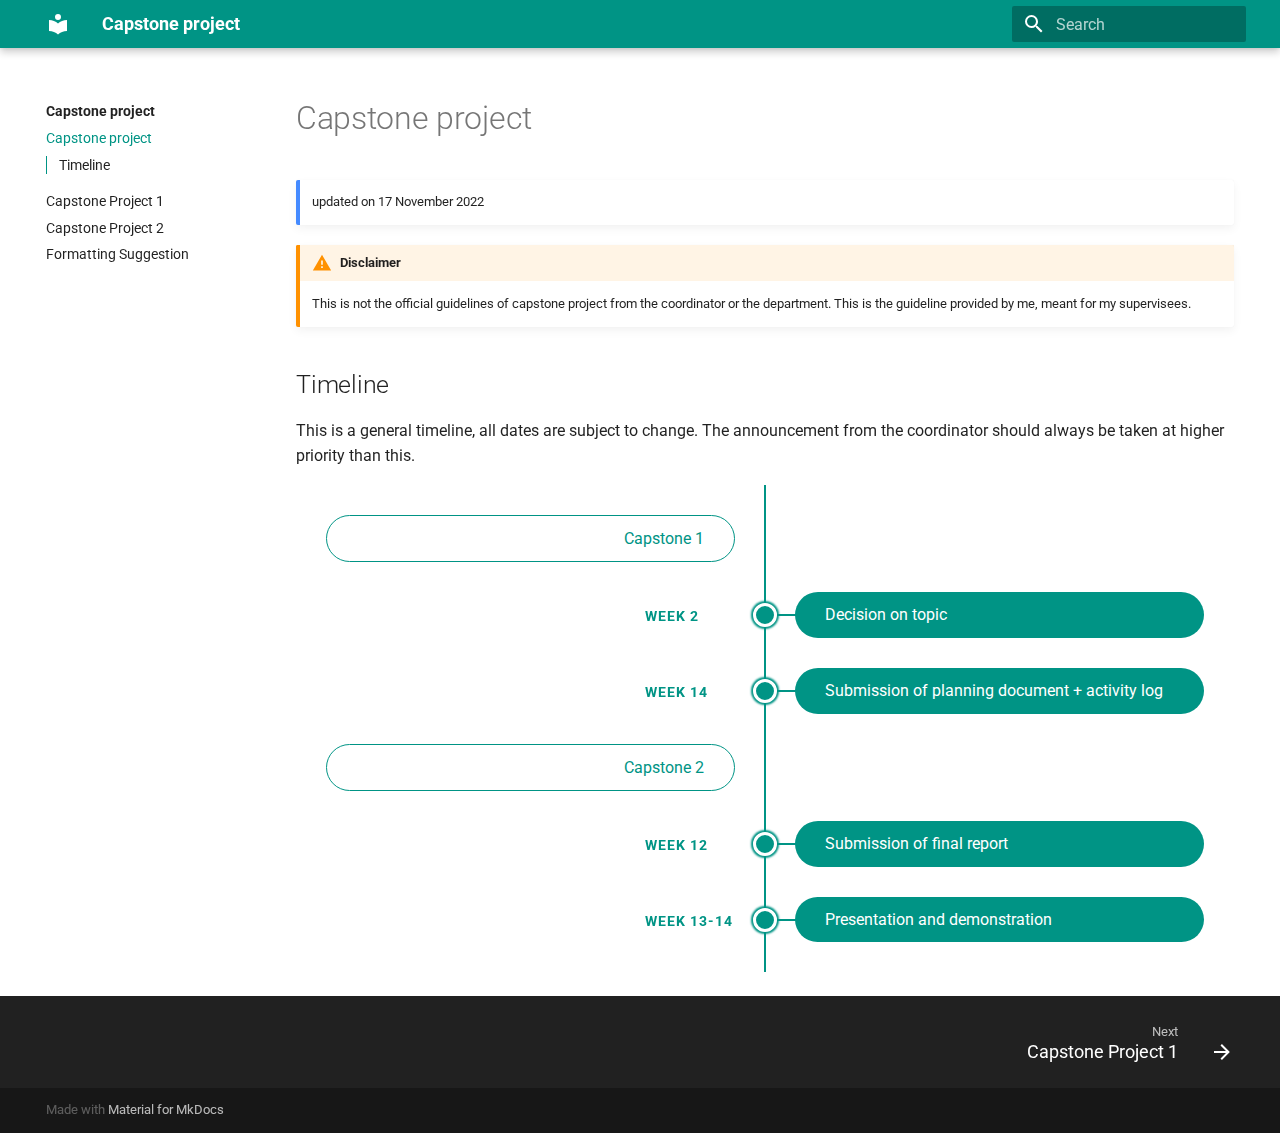
<file: docs/index.html>
<!doctype html>
<html lang="en" class="no-js">
  <head>
    
      <meta charset="utf-8">
      <meta name="viewport" content="width=device-width,initial-scale=1">
      
      
      
        <link rel="canonical" href="https://ricwtk.github.io/dcis-capstone/">
      
      <link rel="icon" href="assets/images/favicon.png">
      <meta name="generator" content="mkdocs-1.2.3, mkdocs-material-8.2.1">
    
    
      
        <title>Capstone project</title>
      
    
    
      <link rel="stylesheet" href="assets/stylesheets/main.e8d9bf0c.min.css">
      
        
        <link rel="stylesheet" href="assets/stylesheets/palette.e6a45f82.min.css">
        
          
          
          <meta name="theme-color" content="#009485">
        
      
    
    
    
      
        
        <link rel="preconnect" href="https://fonts.gstatic.com" crossorigin>
        <link rel="stylesheet" href="https://fonts.googleapis.com/css?family=Roboto:300,400,400i,700%7CRoboto+Mono&display=fallback">
        <style>:root{--md-text-font:"Roboto";--md-code-font:"Roboto Mono"}</style>
      
    
    
      <link rel="stylesheet" href="stylesheets/extra.css">
    
    <script>__md_scope=new URL(".",location),__md_get=(e,_=localStorage,t=__md_scope)=>JSON.parse(_.getItem(t.pathname+"."+e)),__md_set=(e,_,t=localStorage,a=__md_scope)=>{try{t.setItem(a.pathname+"."+e,JSON.stringify(_))}catch(e){}}</script>
    
      

    
    
  </head>
  
  
    
    
    
    
    
    <body dir="ltr" data-md-color-scheme="default" data-md-color-primary="teal" data-md-color-accent="teal">
  
    
    
    <input class="md-toggle" data-md-toggle="drawer" type="checkbox" id="__drawer" autocomplete="off">
    <input class="md-toggle" data-md-toggle="search" type="checkbox" id="__search" autocomplete="off">
    <label class="md-overlay" for="__drawer"></label>
    <div data-md-component="skip">
      
        
        <a href="#capstone-project" class="md-skip">
          Skip to content
        </a>
      
    </div>
    <div data-md-component="announce">
      
    </div>
    
    
      

<header class="md-header" data-md-component="header">
  <nav class="md-header__inner md-grid" aria-label="Header">
    <a href="." title="Capstone project" class="md-header__button md-logo" aria-label="Capstone project" data-md-component="logo">
      
  
  <svg xmlns="http://www.w3.org/2000/svg" viewBox="0 0 24 24"><path d="M12 8a3 3 0 0 0 3-3 3 3 0 0 0-3-3 3 3 0 0 0-3 3 3 3 0 0 0 3 3m0 3.54C9.64 9.35 6.5 8 3 8v11c3.5 0 6.64 1.35 9 3.54 2.36-2.19 5.5-3.54 9-3.54V8c-3.5 0-6.64 1.35-9 3.54z"/></svg>

    </a>
    <label class="md-header__button md-icon" for="__drawer">
      <svg xmlns="http://www.w3.org/2000/svg" viewBox="0 0 24 24"><path d="M3 6h18v2H3V6m0 5h18v2H3v-2m0 5h18v2H3v-2z"/></svg>
    </label>
    <div class="md-header__title" data-md-component="header-title">
      <div class="md-header__ellipsis">
        <div class="md-header__topic">
          <span class="md-ellipsis">
            Capstone project
          </span>
        </div>
        <div class="md-header__topic" data-md-component="header-topic">
          <span class="md-ellipsis">
            
              Capstone project
            
          </span>
        </div>
      </div>
    </div>
    
    
    
      <label class="md-header__button md-icon" for="__search">
        <svg xmlns="http://www.w3.org/2000/svg" viewBox="0 0 24 24"><path d="M9.5 3A6.5 6.5 0 0 1 16 9.5c0 1.61-.59 3.09-1.56 4.23l.27.27h.79l5 5-1.5 1.5-5-5v-.79l-.27-.27A6.516 6.516 0 0 1 9.5 16 6.5 6.5 0 0 1 3 9.5 6.5 6.5 0 0 1 9.5 3m0 2C7 5 5 7 5 9.5S7 14 9.5 14 14 12 14 9.5 12 5 9.5 5z"/></svg>
      </label>
      <div class="md-search" data-md-component="search" role="dialog">
  <label class="md-search__overlay" for="__search"></label>
  <div class="md-search__inner" role="search">
    <form class="md-search__form" name="search">
      <input type="text" class="md-search__input" name="query" aria-label="Search" placeholder="Search" autocapitalize="off" autocorrect="off" autocomplete="off" spellcheck="false" data-md-component="search-query" required>
      <label class="md-search__icon md-icon" for="__search">
        <svg xmlns="http://www.w3.org/2000/svg" viewBox="0 0 24 24"><path d="M9.5 3A6.5 6.5 0 0 1 16 9.5c0 1.61-.59 3.09-1.56 4.23l.27.27h.79l5 5-1.5 1.5-5-5v-.79l-.27-.27A6.516 6.516 0 0 1 9.5 16 6.5 6.5 0 0 1 3 9.5 6.5 6.5 0 0 1 9.5 3m0 2C7 5 5 7 5 9.5S7 14 9.5 14 14 12 14 9.5 12 5 9.5 5z"/></svg>
        <svg xmlns="http://www.w3.org/2000/svg" viewBox="0 0 24 24"><path d="M20 11v2H8l5.5 5.5-1.42 1.42L4.16 12l7.92-7.92L13.5 5.5 8 11h12z"/></svg>
      </label>
      <nav class="md-search__options" aria-label="Search">
        
        <button type="reset" class="md-search__icon md-icon" aria-label="Clear" tabindex="-1">
          <svg xmlns="http://www.w3.org/2000/svg" viewBox="0 0 24 24"><path d="M19 6.41 17.59 5 12 10.59 6.41 5 5 6.41 10.59 12 5 17.59 6.41 19 12 13.41 17.59 19 19 17.59 13.41 12 19 6.41z"/></svg>
        </button>
      </nav>
      
    </form>
    <div class="md-search__output">
      <div class="md-search__scrollwrap" data-md-scrollfix>
        <div class="md-search-result" data-md-component="search-result">
          <div class="md-search-result__meta">
            Initializing search
          </div>
          <ol class="md-search-result__list"></ol>
        </div>
      </div>
    </div>
  </div>
</div>
    
    
  </nav>
  
</header>
    
    <div class="md-container" data-md-component="container">
      
      
        
          
        
      
      <main class="md-main" data-md-component="main">
        <div class="md-main__inner md-grid">
          
            
              
              <div class="md-sidebar md-sidebar--primary" data-md-component="sidebar" data-md-type="navigation" >
                <div class="md-sidebar__scrollwrap">
                  <div class="md-sidebar__inner">
                    


  

<nav class="md-nav md-nav--primary md-nav--integrated" aria-label="Navigation" data-md-level="0">
  <label class="md-nav__title" for="__drawer">
    <a href="." title="Capstone project" class="md-nav__button md-logo" aria-label="Capstone project" data-md-component="logo">
      
  
  <svg xmlns="http://www.w3.org/2000/svg" viewBox="0 0 24 24"><path d="M12 8a3 3 0 0 0 3-3 3 3 0 0 0-3-3 3 3 0 0 0-3 3 3 3 0 0 0 3 3m0 3.54C9.64 9.35 6.5 8 3 8v11c3.5 0 6.64 1.35 9 3.54 2.36-2.19 5.5-3.54 9-3.54V8c-3.5 0-6.64 1.35-9 3.54z"/></svg>

    </a>
    Capstone project
  </label>
  
  <ul class="md-nav__list" data-md-scrollfix>
    
      
      
      

  
  
    
  
  
    <li class="md-nav__item md-nav__item--active">
      
      <input class="md-nav__toggle md-toggle" data-md-toggle="toc" type="checkbox" id="__toc">
      
      
        
      
      
        <label class="md-nav__link md-nav__link--active" for="__toc">
          Capstone project
          <span class="md-nav__icon md-icon"></span>
        </label>
      
      <a href="." class="md-nav__link md-nav__link--active">
        Capstone project
      </a>
      
        

<nav class="md-nav md-nav--secondary" aria-label="Table of contents">
  
  
  
    
  
  
    <label class="md-nav__title" for="__toc">
      <span class="md-nav__icon md-icon"></span>
      Table of contents
    </label>
    <ul class="md-nav__list" data-md-component="toc" data-md-scrollfix>
      
        <li class="md-nav__item">
  <a href="#timeline" class="md-nav__link">
    Timeline
  </a>
  
</li>
      
    </ul>
  
</nav>
      
    </li>
  

    
      
      
      

  
  
  
    <li class="md-nav__item">
      <a href="cp1/" class="md-nav__link">
        Capstone Project 1
      </a>
    </li>
  

    
      
      
      

  
  
  
    <li class="md-nav__item">
      <a href="cp2/" class="md-nav__link">
        Capstone Project 2
      </a>
    </li>
  

    
      
      
      

  
  
  
    <li class="md-nav__item">
      <a href="formatting/" class="md-nav__link">
        Formatting Suggestion
      </a>
    </li>
  

    
  </ul>
</nav>
                  </div>
                </div>
              </div>
            
            
          
          <div class="md-content" data-md-component="content">
            <article class="md-content__inner md-typeset">
              
                


<h1 id="capstone-project">Capstone project</h1>
<div class="admonition note">
<p>updated on 17 November 2022</p>
</div>
<div class="admonition attention">
<p class="admonition-title">Disclaimer</p>
<p>This is not the official guidelines of capstone project from the coordinator or the department. This is the guideline provided by me, meant for my supervisees. </p>
</div>
<h2 id="timeline">Timeline</h2>
<p>This is a general timeline, all dates are subject to change. The announcement from the coordinator should always be taken at higher priority than this.</p>
<div class="timeline">
    <div class="container left title">
        <div class="content">Capstone 1</div>
    </div>
    <div class="container right">
        <div class="date">Week 2</div>
        <div class="content">Decision on topic</div>
    </div>
    <div class="container right">
        <div class="date">Week 14</div>
        <div class="content">Submission of planning document + activity log</div>
    </div>
    <div class="container left title">
        <div class="content">Capstone 2</div>
    </div>
    <div class="container right">
        <div class="date">Week 12</div>
        <div class="content">Submission of final report</div>
    </div>
    <div class="container right">
        <div class="date">Week 13-14</div>
        <div class="content">Presentation and demonstration</div>
    </div>
</div>

              
            </article>
          </div>
        </div>
        
      </main>
      
        <footer class="md-footer">
  
    <nav class="md-footer__inner md-grid" aria-label="Footer">
      
      
        
        <a href="cp1/" class="md-footer__link md-footer__link--next" aria-label="Next: Capstone Project 1" rel="next">
          <div class="md-footer__title">
            <div class="md-ellipsis">
              <span class="md-footer__direction">
                Next
              </span>
              Capstone Project 1
            </div>
          </div>
          <div class="md-footer__button md-icon">
            <svg xmlns="http://www.w3.org/2000/svg" viewBox="0 0 24 24"><path d="M4 11v2h12l-5.5 5.5 1.42 1.42L19.84 12l-7.92-7.92L10.5 5.5 16 11H4z"/></svg>
          </div>
        </a>
      
    </nav>
  
  <div class="md-footer-meta md-typeset">
    <div class="md-footer-meta__inner md-grid">
      <div class="md-copyright">
  
  
    Made with
    <a href="https://squidfunk.github.io/mkdocs-material/" target="_blank" rel="noopener">
      Material for MkDocs
    </a>
  
</div>
      
    </div>
  </div>
</footer>
      
    </div>
    <div class="md-dialog" data-md-component="dialog">
      <div class="md-dialog__inner md-typeset"></div>
    </div>
    <script id="__config" type="application/json">{"base": ".", "features": ["toc.integrate"], "translations": {"clipboard.copy": "Copy to clipboard", "clipboard.copied": "Copied to clipboard", "search.config.lang": "en", "search.config.pipeline": "trimmer, stopWordFilter", "search.config.separator": "[\\s\\-]+", "search.placeholder": "Search", "search.result.placeholder": "Type to start searching", "search.result.none": "No matching documents", "search.result.one": "1 matching document", "search.result.other": "# matching documents", "search.result.more.one": "1 more on this page", "search.result.more.other": "# more on this page", "search.result.term.missing": "Missing", "select.version.title": "Select version"}, "search": "assets/javascripts/workers/search.bd0b6b67.min.js"}</script>
    
    
      <script src="assets/javascripts/bundle.8aa65030.min.js"></script>
      
    
  </body>
</html>
</file>
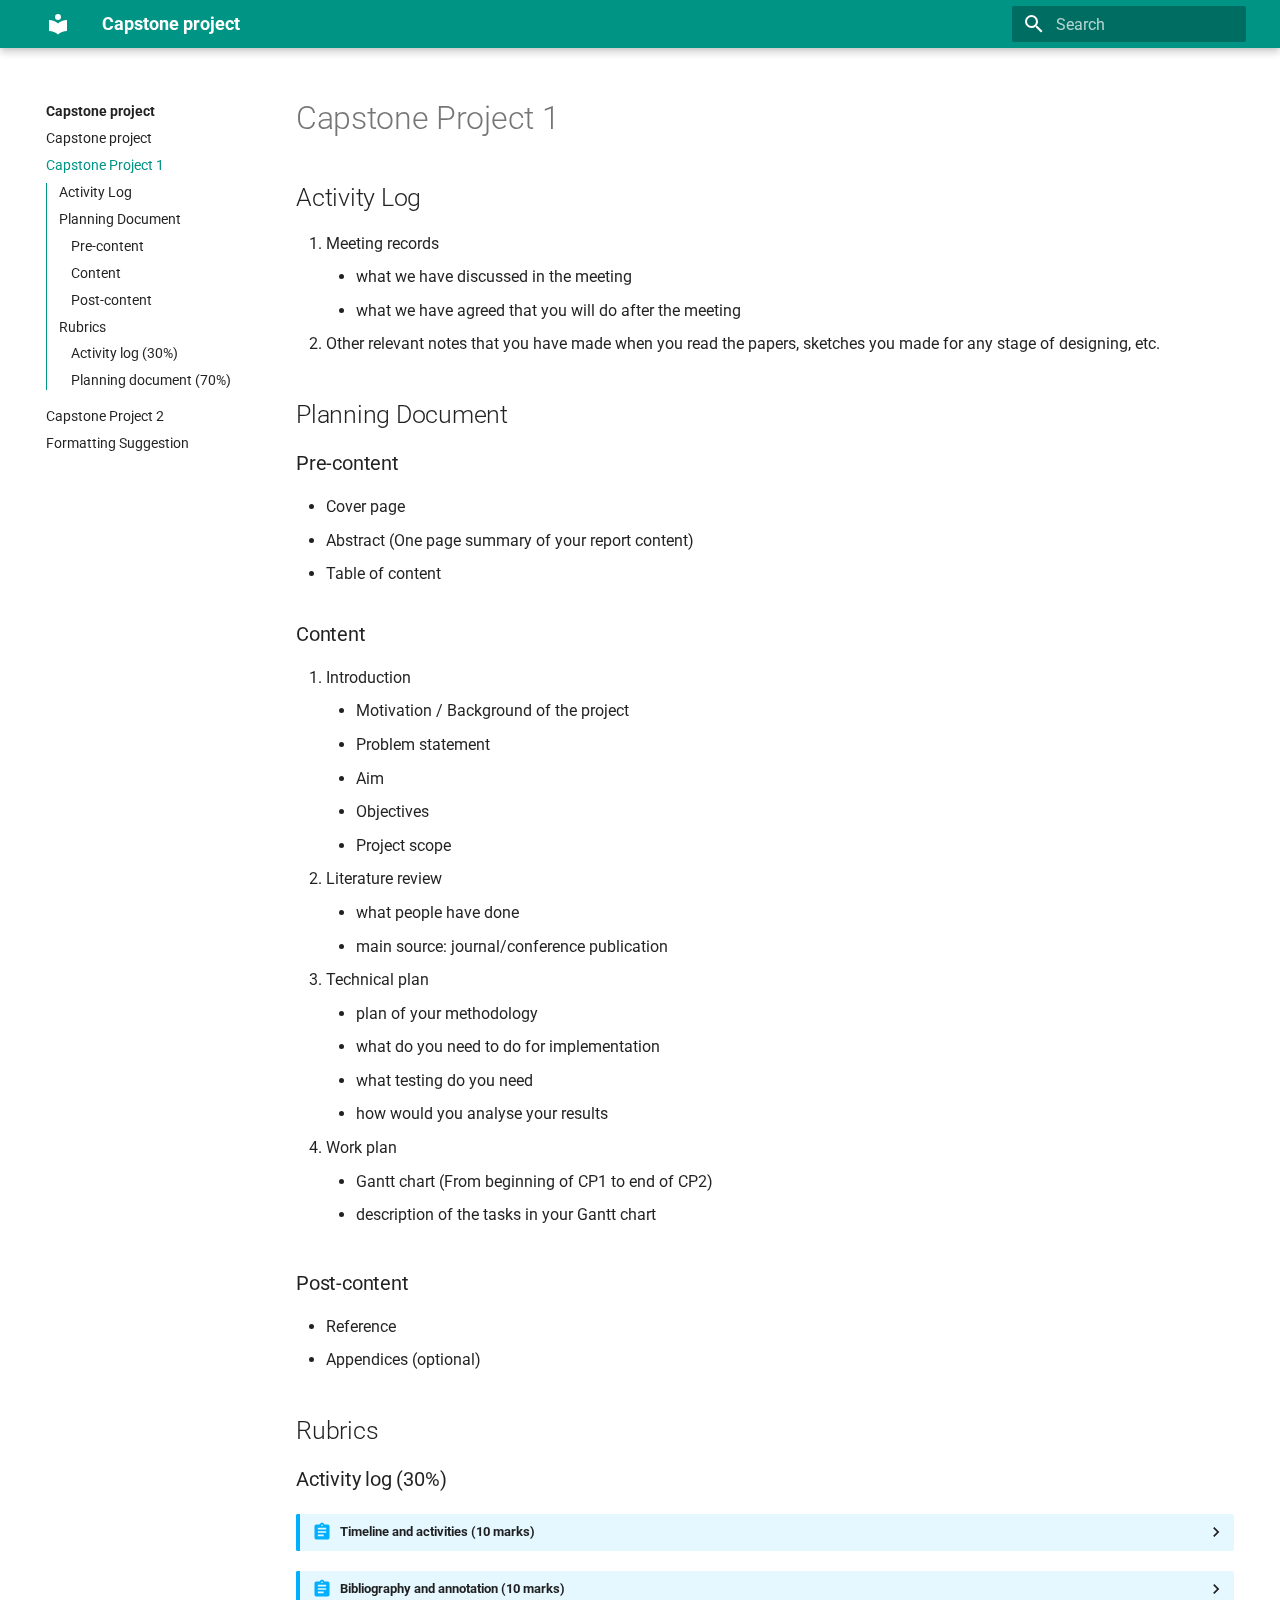
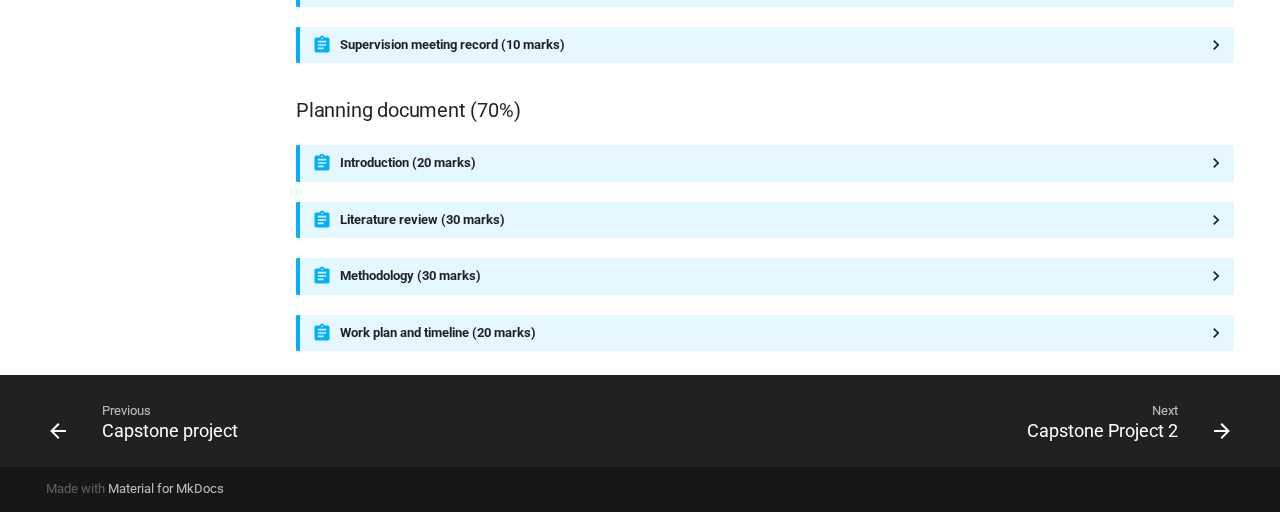
<file: docs/cp1/index.html>
<!doctype html>
<html lang="en" class="no-js">
  <head>
    
      <meta charset="utf-8">
      <meta name="viewport" content="width=device-width,initial-scale=1">
      
      
      
        <link rel="canonical" href="https://ricwtk.github.io/dcis-capstone/cp1/">
      
      <link rel="icon" href="../assets/images/favicon.png">
      <meta name="generator" content="mkdocs-1.2.3, mkdocs-material-8.2.1">
    
    
      
        <title>Capstone Project 1 - Capstone project</title>
      
    
    
      <link rel="stylesheet" href="../assets/stylesheets/main.e8d9bf0c.min.css">
      
        
        <link rel="stylesheet" href="../assets/stylesheets/palette.e6a45f82.min.css">
        
          
          
          <meta name="theme-color" content="#009485">
        
      
    
    
    
      
        
        <link rel="preconnect" href="https://fonts.gstatic.com" crossorigin>
        <link rel="stylesheet" href="https://fonts.googleapis.com/css?family=Roboto:300,400,400i,700%7CRoboto+Mono&display=fallback">
        <style>:root{--md-text-font:"Roboto";--md-code-font:"Roboto Mono"}</style>
      
    
    
      <link rel="stylesheet" href="../stylesheets/extra.css">
    
    <script>__md_scope=new URL("..",location),__md_get=(e,_=localStorage,t=__md_scope)=>JSON.parse(_.getItem(t.pathname+"."+e)),__md_set=(e,_,t=localStorage,a=__md_scope)=>{try{t.setItem(a.pathname+"."+e,JSON.stringify(_))}catch(e){}}</script>
    
      

    
    
  </head>
  
  
    
    
    
    
    
    <body dir="ltr" data-md-color-scheme="default" data-md-color-primary="teal" data-md-color-accent="teal">
  
    
    
    <input class="md-toggle" data-md-toggle="drawer" type="checkbox" id="__drawer" autocomplete="off">
    <input class="md-toggle" data-md-toggle="search" type="checkbox" id="__search" autocomplete="off">
    <label class="md-overlay" for="__drawer"></label>
    <div data-md-component="skip">
      
        
        <a href="#capstone-project-1" class="md-skip">
          Skip to content
        </a>
      
    </div>
    <div data-md-component="announce">
      
    </div>
    
    
      

<header class="md-header" data-md-component="header">
  <nav class="md-header__inner md-grid" aria-label="Header">
    <a href=".." title="Capstone project" class="md-header__button md-logo" aria-label="Capstone project" data-md-component="logo">
      
  
  <svg xmlns="http://www.w3.org/2000/svg" viewBox="0 0 24 24"><path d="M12 8a3 3 0 0 0 3-3 3 3 0 0 0-3-3 3 3 0 0 0-3 3 3 3 0 0 0 3 3m0 3.54C9.64 9.35 6.5 8 3 8v11c3.5 0 6.64 1.35 9 3.54 2.36-2.19 5.5-3.54 9-3.54V8c-3.5 0-6.64 1.35-9 3.54z"/></svg>

    </a>
    <label class="md-header__button md-icon" for="__drawer">
      <svg xmlns="http://www.w3.org/2000/svg" viewBox="0 0 24 24"><path d="M3 6h18v2H3V6m0 5h18v2H3v-2m0 5h18v2H3v-2z"/></svg>
    </label>
    <div class="md-header__title" data-md-component="header-title">
      <div class="md-header__ellipsis">
        <div class="md-header__topic">
          <span class="md-ellipsis">
            Capstone project
          </span>
        </div>
        <div class="md-header__topic" data-md-component="header-topic">
          <span class="md-ellipsis">
            
              Capstone Project 1
            
          </span>
        </div>
      </div>
    </div>
    
    
    
      <label class="md-header__button md-icon" for="__search">
        <svg xmlns="http://www.w3.org/2000/svg" viewBox="0 0 24 24"><path d="M9.5 3A6.5 6.5 0 0 1 16 9.5c0 1.61-.59 3.09-1.56 4.23l.27.27h.79l5 5-1.5 1.5-5-5v-.79l-.27-.27A6.516 6.516 0 0 1 9.5 16 6.5 6.5 0 0 1 3 9.5 6.5 6.5 0 0 1 9.5 3m0 2C7 5 5 7 5 9.5S7 14 9.5 14 14 12 14 9.5 12 5 9.5 5z"/></svg>
      </label>
      <div class="md-search" data-md-component="search" role="dialog">
  <label class="md-search__overlay" for="__search"></label>
  <div class="md-search__inner" role="search">
    <form class="md-search__form" name="search">
      <input type="text" class="md-search__input" name="query" aria-label="Search" placeholder="Search" autocapitalize="off" autocorrect="off" autocomplete="off" spellcheck="false" data-md-component="search-query" required>
      <label class="md-search__icon md-icon" for="__search">
        <svg xmlns="http://www.w3.org/2000/svg" viewBox="0 0 24 24"><path d="M9.5 3A6.5 6.5 0 0 1 16 9.5c0 1.61-.59 3.09-1.56 4.23l.27.27h.79l5 5-1.5 1.5-5-5v-.79l-.27-.27A6.516 6.516 0 0 1 9.5 16 6.5 6.5 0 0 1 3 9.5 6.5 6.5 0 0 1 9.5 3m0 2C7 5 5 7 5 9.5S7 14 9.5 14 14 12 14 9.5 12 5 9.5 5z"/></svg>
        <svg xmlns="http://www.w3.org/2000/svg" viewBox="0 0 24 24"><path d="M20 11v2H8l5.5 5.5-1.42 1.42L4.16 12l7.92-7.92L13.5 5.5 8 11h12z"/></svg>
      </label>
      <nav class="md-search__options" aria-label="Search">
        
        <button type="reset" class="md-search__icon md-icon" aria-label="Clear" tabindex="-1">
          <svg xmlns="http://www.w3.org/2000/svg" viewBox="0 0 24 24"><path d="M19 6.41 17.59 5 12 10.59 6.41 5 5 6.41 10.59 12 5 17.59 6.41 19 12 13.41 17.59 19 19 17.59 13.41 12 19 6.41z"/></svg>
        </button>
      </nav>
      
    </form>
    <div class="md-search__output">
      <div class="md-search__scrollwrap" data-md-scrollfix>
        <div class="md-search-result" data-md-component="search-result">
          <div class="md-search-result__meta">
            Initializing search
          </div>
          <ol class="md-search-result__list"></ol>
        </div>
      </div>
    </div>
  </div>
</div>
    
    
  </nav>
  
</header>
    
    <div class="md-container" data-md-component="container">
      
      
        
          
        
      
      <main class="md-main" data-md-component="main">
        <div class="md-main__inner md-grid">
          
            
              
              <div class="md-sidebar md-sidebar--primary" data-md-component="sidebar" data-md-type="navigation" >
                <div class="md-sidebar__scrollwrap">
                  <div class="md-sidebar__inner">
                    


  

<nav class="md-nav md-nav--primary md-nav--integrated" aria-label="Navigation" data-md-level="0">
  <label class="md-nav__title" for="__drawer">
    <a href=".." title="Capstone project" class="md-nav__button md-logo" aria-label="Capstone project" data-md-component="logo">
      
  
  <svg xmlns="http://www.w3.org/2000/svg" viewBox="0 0 24 24"><path d="M12 8a3 3 0 0 0 3-3 3 3 0 0 0-3-3 3 3 0 0 0-3 3 3 3 0 0 0 3 3m0 3.54C9.64 9.35 6.5 8 3 8v11c3.5 0 6.64 1.35 9 3.54 2.36-2.19 5.5-3.54 9-3.54V8c-3.5 0-6.64 1.35-9 3.54z"/></svg>

    </a>
    Capstone project
  </label>
  
  <ul class="md-nav__list" data-md-scrollfix>
    
      
      
      

  
  
  
    <li class="md-nav__item">
      <a href=".." class="md-nav__link">
        Capstone project
      </a>
    </li>
  

    
      
      
      

  
  
    
  
  
    <li class="md-nav__item md-nav__item--active">
      
      <input class="md-nav__toggle md-toggle" data-md-toggle="toc" type="checkbox" id="__toc">
      
      
        
      
      
        <label class="md-nav__link md-nav__link--active" for="__toc">
          Capstone Project 1
          <span class="md-nav__icon md-icon"></span>
        </label>
      
      <a href="./" class="md-nav__link md-nav__link--active">
        Capstone Project 1
      </a>
      
        

<nav class="md-nav md-nav--secondary" aria-label="Table of contents">
  
  
  
    
  
  
    <label class="md-nav__title" for="__toc">
      <span class="md-nav__icon md-icon"></span>
      Table of contents
    </label>
    <ul class="md-nav__list" data-md-component="toc" data-md-scrollfix>
      
        <li class="md-nav__item">
  <a href="#activity-log" class="md-nav__link">
    Activity Log
  </a>
  
</li>
      
        <li class="md-nav__item">
  <a href="#planning-document" class="md-nav__link">
    Planning Document
  </a>
  
    <nav class="md-nav" aria-label="Planning Document">
      <ul class="md-nav__list">
        
          <li class="md-nav__item">
  <a href="#pre-content" class="md-nav__link">
    Pre-content
  </a>
  
</li>
        
          <li class="md-nav__item">
  <a href="#content" class="md-nav__link">
    Content
  </a>
  
</li>
        
          <li class="md-nav__item">
  <a href="#post-content" class="md-nav__link">
    Post-content
  </a>
  
</li>
        
      </ul>
    </nav>
  
</li>
      
        <li class="md-nav__item">
  <a href="#rubrics" class="md-nav__link">
    Rubrics
  </a>
  
    <nav class="md-nav" aria-label="Rubrics">
      <ul class="md-nav__list">
        
          <li class="md-nav__item">
  <a href="#activity-log-30" class="md-nav__link">
    Activity log (30%)
  </a>
  
</li>
        
          <li class="md-nav__item">
  <a href="#planning-document-70" class="md-nav__link">
    Planning document (70%)
  </a>
  
</li>
        
      </ul>
    </nav>
  
</li>
      
    </ul>
  
</nav>
      
    </li>
  

    
      
      
      

  
  
  
    <li class="md-nav__item">
      <a href="../cp2/" class="md-nav__link">
        Capstone Project 2
      </a>
    </li>
  

    
      
      
      

  
  
  
    <li class="md-nav__item">
      <a href="../formatting/" class="md-nav__link">
        Formatting Suggestion
      </a>
    </li>
  

    
  </ul>
</nav>
                  </div>
                </div>
              </div>
            
            
          
          <div class="md-content" data-md-component="content">
            <article class="md-content__inner md-typeset">
              
                


<h1 id="capstone-project-1">Capstone Project 1</h1>
<h2 id="activity-log">Activity Log</h2>
<ol>
<li>Meeting records<ul>
<li>what we have discussed in the meeting</li>
<li>what we have agreed that you will do after the meeting</li>
</ul>
</li>
<li>Other relevant notes that you have made when you read the papers, sketches you made for any stage of designing, etc.</li>
</ol>
<h2 id="planning-document">Planning Document</h2>
<h3 id="pre-content">Pre-content</h3>
<ul>
<li>Cover page</li>
<li>Abstract (One page summary of your report content)</li>
<li>Table of content</li>
</ul>
<h3 id="content">Content</h3>
<ol>
<li>Introduction<ul>
<li>Motivation / Background of the project</li>
<li>Problem statement</li>
<li>Aim</li>
<li>Objectives</li>
<li>Project scope</li>
</ul>
</li>
<li>Literature review<ul>
<li>what people have done</li>
<li>main source: journal/conference publication</li>
</ul>
</li>
<li>Technical plan<ul>
<li>plan of your methodology</li>
<li>what do you need to do for implementation</li>
<li>what testing do you need</li>
<li>how would you analyse your results</li>
</ul>
</li>
<li>Work plan<ul>
<li>Gantt chart (From beginning of CP1 to end of CP2)</li>
<li>description of the tasks in your Gantt chart</li>
</ul>
</li>
</ol>
<h3 id="post-content">Post-content</h3>
<ul>
<li>Reference</li>
<li>Appendices (optional)</li>
</ul>
<h2 id="rubrics">Rubrics</h2>
<h3 id="activity-log-30">Activity log (30%)</h3>
<style>
table th:first-of-type {
    width: 20%;
}
table th:nth-of-type(2) {
    width: 20%;
}
table th:nth-of-type(3) {
    width: 20%;
}
table th:nth-of-type(4) {
    width: 20%;
}
table th:nth-of-type(5) {
    width: 20%;
}
</style>

<details class="abstract">
<summary>Timeline and activities (10 marks)</summary>
<table>
<thead>
<tr>
<th align="center">Level 1 (0 - 39)</th>
<th align="center">Level 2 (40 - 49)</th>
<th align="center">Level 3 (50 - 59)</th>
<th align="center">Level 4 (60 - 69)</th>
<th align="center">Level 5 (70 - 100)</th>
</tr>
</thead>
<tbody>
<tr>
<td align="center">Project does not present any steps and activities.</td>
<td align="center">Project is split into unclear steps.</td>
<td align="center">Project is split into clearer steps.</td>
<td align="center">Project is split into stages.</td>
<td align="center">Project is split into critical stages. Brief description is provided for each stage of the project on the processes to be executed.</td>
</tr>
<tr>
<td align="center"></td>
<td align="center">Time allocated for each stage is vague and not justified by any reasons.</td>
<td align="center">Time allocated for each step is vague and justified by minimal reasons.</td>
<td align="center">Time allocated for each stage is reasonable and justified.</td>
<td align="center">Time allocated for each stage is justified by student assessment of own workload, ability and work to be done to deliver.</td>
</tr>
</tbody>
</table>
</details>
<details class="abstract">
<summary>Bibliography and annotation (10 marks)</summary>
<table>
<thead>
<tr>
<th align="center">Level 1 (0 - 39)</th>
<th align="center">Level 2 (40 - 49)</th>
<th align="center">Level 3 (50 - 59)</th>
<th align="center">Level 4 (60 - 69)</th>
<th align="center">Level 5 (70 - 100)</th>
</tr>
</thead>
<tbody>
<tr>
<td align="center">No citations and no annotations presented.</td>
<td align="center">Citations follow no discernible bibliographic format or pattern of frequent citation errors.</td>
<td align="center">Citations follow a standard bibliographic format with several citation errors.</td>
<td align="center">Citations follow a standard bibliographic format with few citation errors.</td>
<td align="center">All citations are formatted correctly and follow a standard bibliographic format.</td>
</tr>
<tr>
<td align="center"></td>
<td align="center">Annotation shows superficial or no reading and understanding of source content. Relevance to project is unstated.</td>
<td align="center">Annotation shows reading and brief understanding of source content and its relevance to the project.</td>
<td align="center">Annotation shows reading and good understanding of source content and its relevance to the project.</td>
<td align="center">All annotations shows careful reading and clear understanding of source content, quality, and relevance to the project.</td>
</tr>
</tbody>
</table>
</details>
<details class="abstract">
<summary>Supervision meeting record (10 marks)</summary>
<table>
<thead>
<tr>
<th align="center">Level 1 (0 - 39)</th>
<th align="center">Level 2 (40 - 49)</th>
<th align="center">Level 3 (50 - 59)</th>
<th align="center">Level 4 (60 - 69)</th>
<th align="center">Level 5 (70 - 100)</th>
</tr>
</thead>
<tbody>
<tr>
<td align="center">Missed all scheduled meetings.</td>
<td align="center">Missed some scheduled meetings.</td>
<td align="center">Missed few scheduled meetings.</td>
<td align="center">Attended all scheduled meetings</td>
<td align="center">Attended all scheduled meetings</td>
</tr>
<tr>
<td align="center">If present, no preparation is made before the meeting and student turns up empty-handed.</td>
<td align="center">Minimal preparation is made before scheduled meeting. Presentation or documents brought is just for show and has little purpose for the discussion of the project.</td>
<td align="center">Reasonably preparation is made before scheduled meeting. Presentation or documents brought has some purpose for the discussion of the project.</td>
<td align="center">with some presentation or documents to aid discussion of the project.</td>
<td align="center">with well-prepared presentations or documents to aid discussion of the project.</td>
</tr>
<tr>
<td align="center">Must be constantly told what to do by supervisor.</td>
<td align="center">Must be constantly told what to do by supervisor.</td>
<td align="center"></td>
<td align="center">Sets own goals for upcoming meeting but must be provided step-by-step guidance on what to be done to achieve goals.</td>
<td align="center">Sets own goals and able to negotiate deliverables for upcoming meeting based on own workload and ability.</td>
</tr>
<tr>
<td align="center">Always does not deliver work as promised.</td>
<td align="center">Periodically deliver work as promised but work is shoddily done.</td>
<td align="center">Periodically deliver work as promised.</td>
<td align="center">Deliver work as promised as is without further thought or analysis.</td>
<td align="center">Delivers all work as promised along with detailed analysis on the cause/effect of own actions to the project outcome. (Able to do and analyse results of own actions)</td>
</tr>
</tbody>
</table>
</details>
<h3 id="planning-document-70">Planning document (70%)</h3>
<details class="abstract">
<summary>Introduction (20 marks)</summary>
<table>
<thead>
<tr>
<th align="center">Level 1 (0 - 39)</th>
<th align="center">Level 2 (40 - 49)</th>
<th align="center">Level 3 (50 - 59)</th>
<th align="center">Level 4 (60 - 69)</th>
<th align="center">Level 5 (70 - 100)</th>
</tr>
</thead>
<tbody>
<tr>
<td align="center">None or very weak overview of the proposed project.</td>
<td align="center">Weak overview of the proposed project.</td>
<td align="center">Adequate overview of the proposed project.</td>
<td align="center">Good overview of the proposed project.</td>
<td align="center">Exceptional overview of the proposed project.</td>
</tr>
<tr>
<td align="center">Almost none of the sub-topics (problem statement, objectives, scope of work, methodology, proposed outcome and timeline) are included.</td>
<td align="center">Only a few of the sub-topics (problem statement, objectives, scope of work, methodology, proposed outcome and timeline) are included.</td>
<td align="center">Most of the sub-topics (problem statement, objectives, scope of work, methodology, proposed outcome and timeline) are included although not all are present.</td>
<td align="center">The problem statement, objectives, scope of work, methodology, proposed outcome and timeline are written reasonably well and presented in proper order.</td>
<td align="center">The problem statement, objectives, scope of work, methodology, proposed outcome and timeline are written in a clear precise manner and presented in proper order.</td>
</tr>
</tbody>
</table>
</details>
<details class="abstract">
<summary>Literature review (30 marks)</summary>
<table>
<thead>
<tr>
<th align="center">Level 1 (0 - 39)</th>
<th align="center">Level 2 (40 - 49)</th>
<th align="center">Level 3 (50 - 59)</th>
<th align="center">Level 4 (60 - 69)</th>
<th align="center">Level 5 (70 - 100)</th>
</tr>
</thead>
<tbody>
<tr>
<td align="center">Either no introduction or one poorly or partially situates the reader in the context of the concern debate, or contention adressed in the review.</td>
<td align="center">An introduction that outlines the content, scope and organization of the review.</td>
<td align="center">An introduction that describes the content, scope and organization of the review.</td>
<td align="center">A well-articulated introduction that provides a clear, logical, and succinct description of content, scope, and organization of the review.</td>
<td align="center">A well-articulated introduction that provides a clear, logical, and succinct description of content, scope, and organization of the review which draws the reader's attention to a central concern, debate or contention.</td>
</tr>
<tr>
<td align="center">Body of section includes few or no relevant citations to sources that support claims.</td>
<td align="center">Body of section includes some relevant citations to sources that support some claims made.</td>
<td align="center">Body of section includes sufficient relevant citations to sources that critically substantiate most claims made.</td>
<td align="center">Body of section includes citations to a range of sources that critically substantiate all major claims made.</td>
<td align="center">Body of section includes citations to a range of reliable sources that critically substantiate and contextualizes all major claims made.</td>
</tr>
<tr>
<td align="center">Either discussion is not present, superficial or restates findings presented in sources cited. Either none or irrelevant implications are drawn from findings and its relation to the project direction.</td>
<td align="center">Brief discussion that restates findings previously presented in the body and few general implications to the project.</td>
<td align="center">Discussion that summarizes the body of review, findings and some implication to the direction of the project.</td>
<td align="center">Discussion that summarizes the body of review, highlights some important findings and its implication to the direction of the project.</td>
<td align="center">Exceptional discussion that summarizes the body of review, highlights the most important findings (in your opinion) and its implication to the direction of the project.</td>
</tr>
<tr>
<td align="center">The section is not well organized.</td>
<td align="center">The section is somewhat well organized,</td>
<td align="center">Section is quite well organized.</td>
<td align="center">Section is very well organized.</td>
<td align="center">Section is very well organized.</td>
</tr>
<tr>
<td align="center">The review lacks clarity and logical flow, and has limited use of transitions and/or logical headings.</td>
<td align="center">flows logically, and includes transitions and logical heading.</td>
<td align="center">The review has clarity, includes transitions, headings, and subheadings.</td>
<td align="center">The review has clarity, simplicity, parsimony, which includes clear transitions and systematic use of headings and subheadings.</td>
<td align="center">The review has clarity, simplicity, parsimony, which includes clear transitions and systematic use of headings and subheadings.</td>
</tr>
<tr>
<td align="center">The reference page is either absent or contains a partial bibliographic list of the sources cited with many errors/missing information.</td>
<td align="center">The reference page contains a bibliographic list of all sources of information cited with many errors/missing information.</td>
<td align="center">The reference page contains a bibliographic list of the sources of information cited with some errors/missing information.</td>
<td align="center">The reference page contains a bibliographic list of the sources of information cited with an odd error or two.</td>
<td align="center">The reference page contains a bibliographic list of the sources of information cited without any errors.</td>
</tr>
</tbody>
</table>
</details>
<details class="abstract">
<summary>Methodology (30 marks)</summary>
<table>
<thead>
<tr>
<th align="center">Level 1 (0 - 39)</th>
<th align="center">Level 2 (40 - 49)</th>
<th align="center">Level 3 (50 - 59)</th>
<th align="center">Level 4 (60 - 69)</th>
<th align="center">Level 5 (70 - 100)</th>
</tr>
</thead>
<tbody>
<tr>
<td align="center">Textual description is provided about the overall view of the system/research study with the flow of information between components/stages missing or if present nonsensical.</td>
<td align="center">Textual description is provided about the overall view of the system/research study with the flow of information between components/stages briefly stated.</td>
<td align="center">Textual description is provided for flow of information between components in the system/stages in the research study.</td>
<td align="center">Graphical and textual description is provided for flow of information between components in the system/stages in the research study.</td>
<td align="center">Graphical and textual description is provided for flow of information between components in the system/stages in the research study.</td>
</tr>
<tr>
<td align="center">Graphical overview of system/research study is full of errors or does not correspond with textual descripion provided.</td>
<td align="center">Graphical overview of system/research study corresponds to the textual description provided but with many errors.</td>
<td align="center">Graphical overview of system/research study corresponds to the textual description provided with some errors.</td>
<td align="center"></td>
<td align="center"></td>
</tr>
<tr>
<td align="center">A general description is provided to explain the methodology, tools and techniques used to design and build the final deliverable of the project.</td>
<td align="center">A general description is provided to explain the methodology, tools and techniques used to design, build and test some of the work products leading towards the final deliverable of the project.</td>
<td align="center">A general description is provided to explain the methodology, tools and techniques used to design, build, test, integrate, document and deliver work products throughout the project along with the relevant supporting documents.</td>
<td align="center">Good description is provided for all methdologies, tools and techniques used to specify, design, build, test, integrate, document and deliver work products throughout the project along with the relevant supporting documents.</td>
<td align="center">Excellent description is provided for all methodologies, tools and techniques used to specify, design, build, test, integrate, document and deliver work products throughout the project along with the relevant supporting documents.</td>
</tr>
<tr>
<td align="center">No documents are provided to support the execution of the project. If present, documents are full of errors and purpose and role of each document in the project is not stated.</td>
<td align="center">Few documents are provided to support specific stages of the project but documents are either incomplete or full of errors. The purpose and role of some of these document in the project is stated vaguely.</td>
<td align="center">Most document provided are complete but contains a few errors. The purpose and role of some of these document in the project is briefly stated.</td>
<td align="center">All documents provided are well-drawn/well-written, and complete with an error or two. The purpose and role of each document in the project is stated clearly.</td>
<td align="center">All documents provided are well-drawn/well-written, complete and correct. The purpose and role of each document in the project is stated clearly.</td>
</tr>
</tbody>
</table>
</details>
<details class="abstract">
<summary>Work plan and timeline (20 marks)</summary>
<table>
<thead>
<tr>
<th align="center">Level 1 (0 - 39)</th>
<th align="center">Level 2 (40 - 49)</th>
<th align="center">Level 3 (50 - 59)</th>
<th align="center">Level 4 (60 - 69)</th>
<th align="center">Level 5 (70 - 100)</th>
</tr>
</thead>
<tbody>
<tr>
<td align="center">Vague description of the work activities to be performed during the project and their resultant products.</td>
<td align="center">General description of some of the work activities to be performed during the project and their resultant work products.</td>
<td align="center">General description of most work activities to be performed during the project and their resultant work products.</td>
<td align="center">Good description of all work activities to be performed during the project, relationship among the activities and the resultant work products for each activity.</td>
<td align="center">Excellent description of all work activities to be performed during the project, relationship among the activities and the resultant work products for each activity.</td>
</tr>
<tr>
<td align="center">Duration for each activity is stated but not justified or supported in any way.</td>
<td align="center">Scheduled duration for some activity is supported by work decomposition for that particular activity.</td>
<td align="center">Scheduled duration for most work activity is justified and supported by work decomposition that the particular activity requires.</td>
<td align="center">Scheduled duration for each work activity is justified and supported by work decomposition that each activity requires.</td>
<td align="center">Scheduled duration for each work activity is justified and supported by the identified project risk factors and work decomposition that each activity requires.</td>
</tr>
<tr>
<td align="center">The whole project schedule is poorly represented in the Gantt chart provided. Milestones and activities listed are missing or if present irrelevant to the project.</td>
<td align="center">The whole project schedule is represented in the Gantt chart provided with few milestones and activities listed.</td>
<td align="center">The whole project schedule, milestones and activity lists are depicted on the Gantt chart with some dependencies, predecessor or successor work activities denoted.</td>
<td align="center">The whole project schedule, milestones and activity lists are depicted on the Gantt chart with most dependencies, predecessor and successor work activities denoted clearly.</td>
<td align="center">The whole project schedule, milestones and activitiy lists are depicted professionally on the Gantt chart with all dependencies, predecessor and successor work activities denoted clearly.</td>
</tr>
</tbody>
</table>
</details>

              
            </article>
          </div>
        </div>
        
      </main>
      
        <footer class="md-footer">
  
    <nav class="md-footer__inner md-grid" aria-label="Footer">
      
        
        <a href=".." class="md-footer__link md-footer__link--prev" aria-label="Previous: Capstone project" rel="prev">
          <div class="md-footer__button md-icon">
            <svg xmlns="http://www.w3.org/2000/svg" viewBox="0 0 24 24"><path d="M20 11v2H8l5.5 5.5-1.42 1.42L4.16 12l7.92-7.92L13.5 5.5 8 11h12z"/></svg>
          </div>
          <div class="md-footer__title">
            <div class="md-ellipsis">
              <span class="md-footer__direction">
                Previous
              </span>
              Capstone project
            </div>
          </div>
        </a>
      
      
        
        <a href="../cp2/" class="md-footer__link md-footer__link--next" aria-label="Next: Capstone Project 2" rel="next">
          <div class="md-footer__title">
            <div class="md-ellipsis">
              <span class="md-footer__direction">
                Next
              </span>
              Capstone Project 2
            </div>
          </div>
          <div class="md-footer__button md-icon">
            <svg xmlns="http://www.w3.org/2000/svg" viewBox="0 0 24 24"><path d="M4 11v2h12l-5.5 5.5 1.42 1.42L19.84 12l-7.92-7.92L10.5 5.5 16 11H4z"/></svg>
          </div>
        </a>
      
    </nav>
  
  <div class="md-footer-meta md-typeset">
    <div class="md-footer-meta__inner md-grid">
      <div class="md-copyright">
  
  
    Made with
    <a href="https://squidfunk.github.io/mkdocs-material/" target="_blank" rel="noopener">
      Material for MkDocs
    </a>
  
</div>
      
    </div>
  </div>
</footer>
      
    </div>
    <div class="md-dialog" data-md-component="dialog">
      <div class="md-dialog__inner md-typeset"></div>
    </div>
    <script id="__config" type="application/json">{"base": "..", "features": ["toc.integrate"], "translations": {"clipboard.copy": "Copy to clipboard", "clipboard.copied": "Copied to clipboard", "search.config.lang": "en", "search.config.pipeline": "trimmer, stopWordFilter", "search.config.separator": "[\\s\\-]+", "search.placeholder": "Search", "search.result.placeholder": "Type to start searching", "search.result.none": "No matching documents", "search.result.one": "1 matching document", "search.result.other": "# matching documents", "search.result.more.one": "1 more on this page", "search.result.more.other": "# more on this page", "search.result.term.missing": "Missing", "select.version.title": "Select version"}, "search": "../assets/javascripts/workers/search.bd0b6b67.min.js"}</script>
    
    
      <script src="../assets/javascripts/bundle.8aa65030.min.js"></script>
      
    
  </body>
</html>
</file>
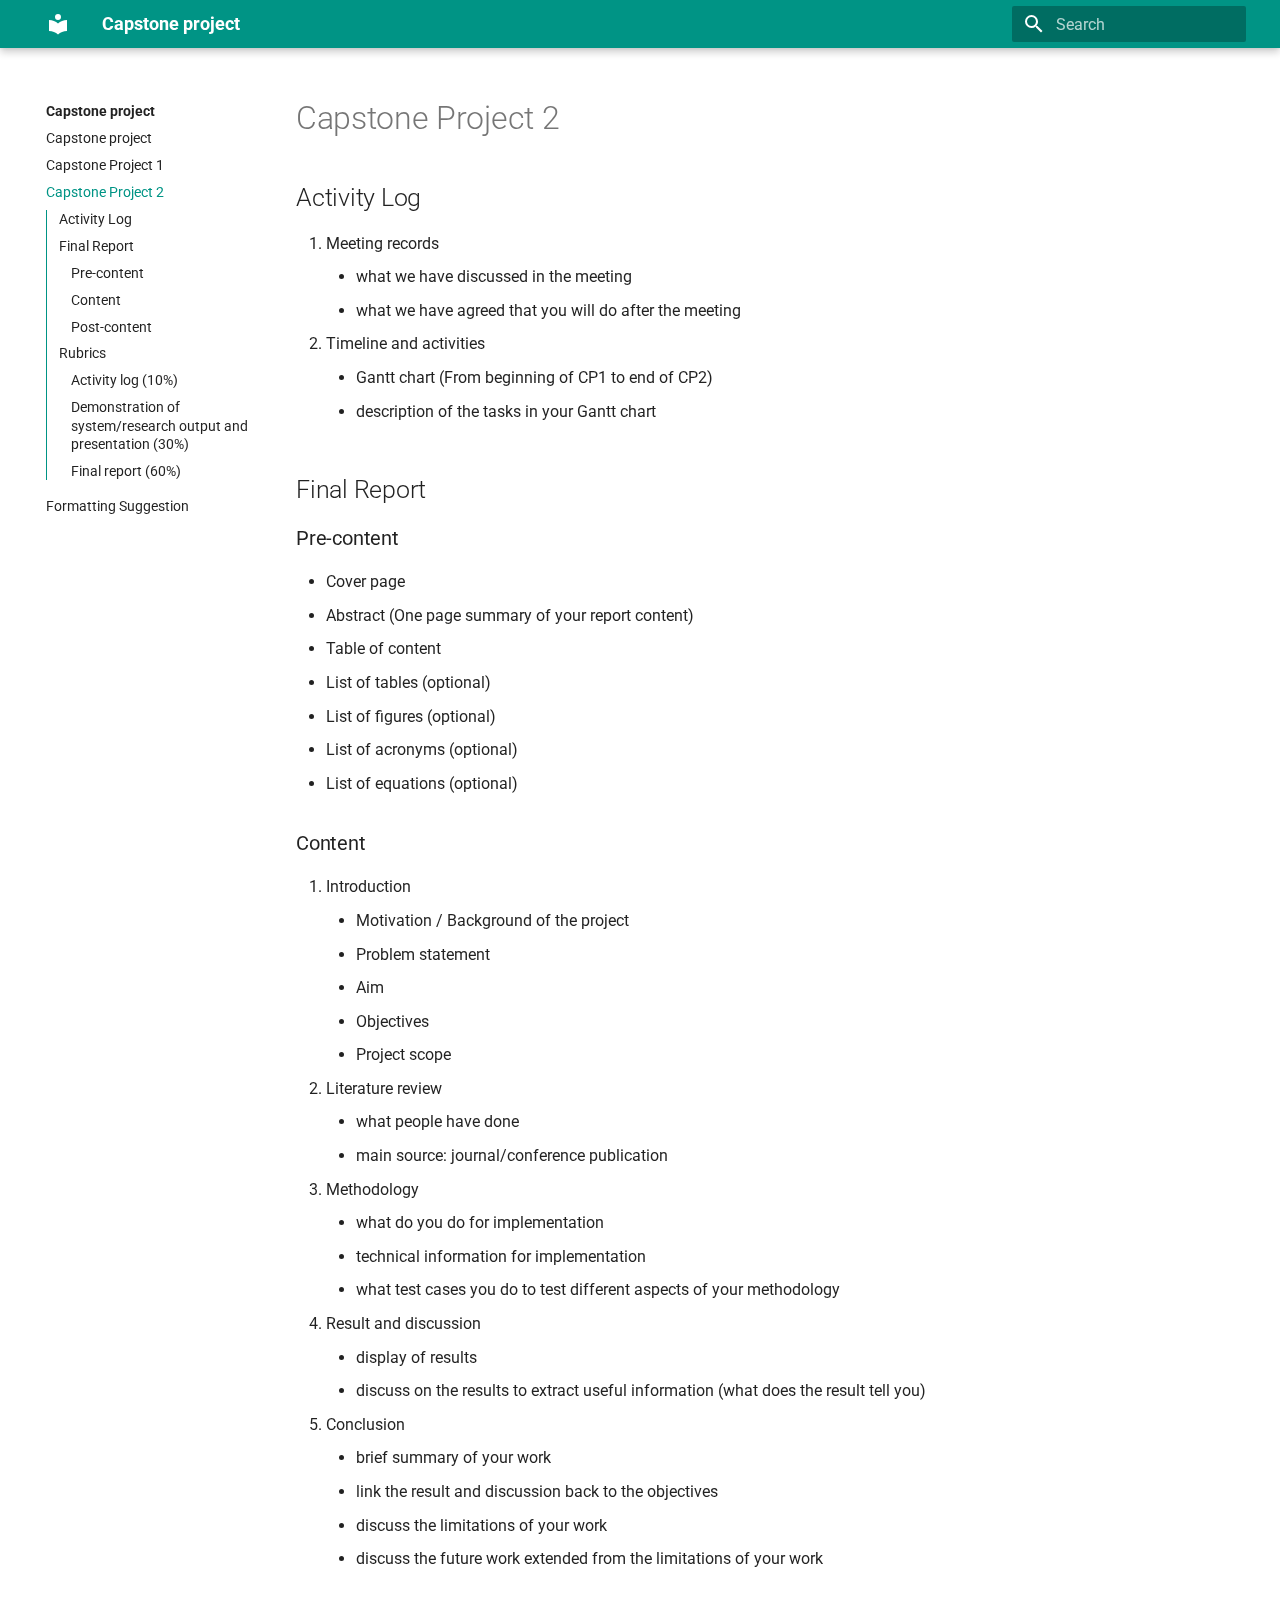
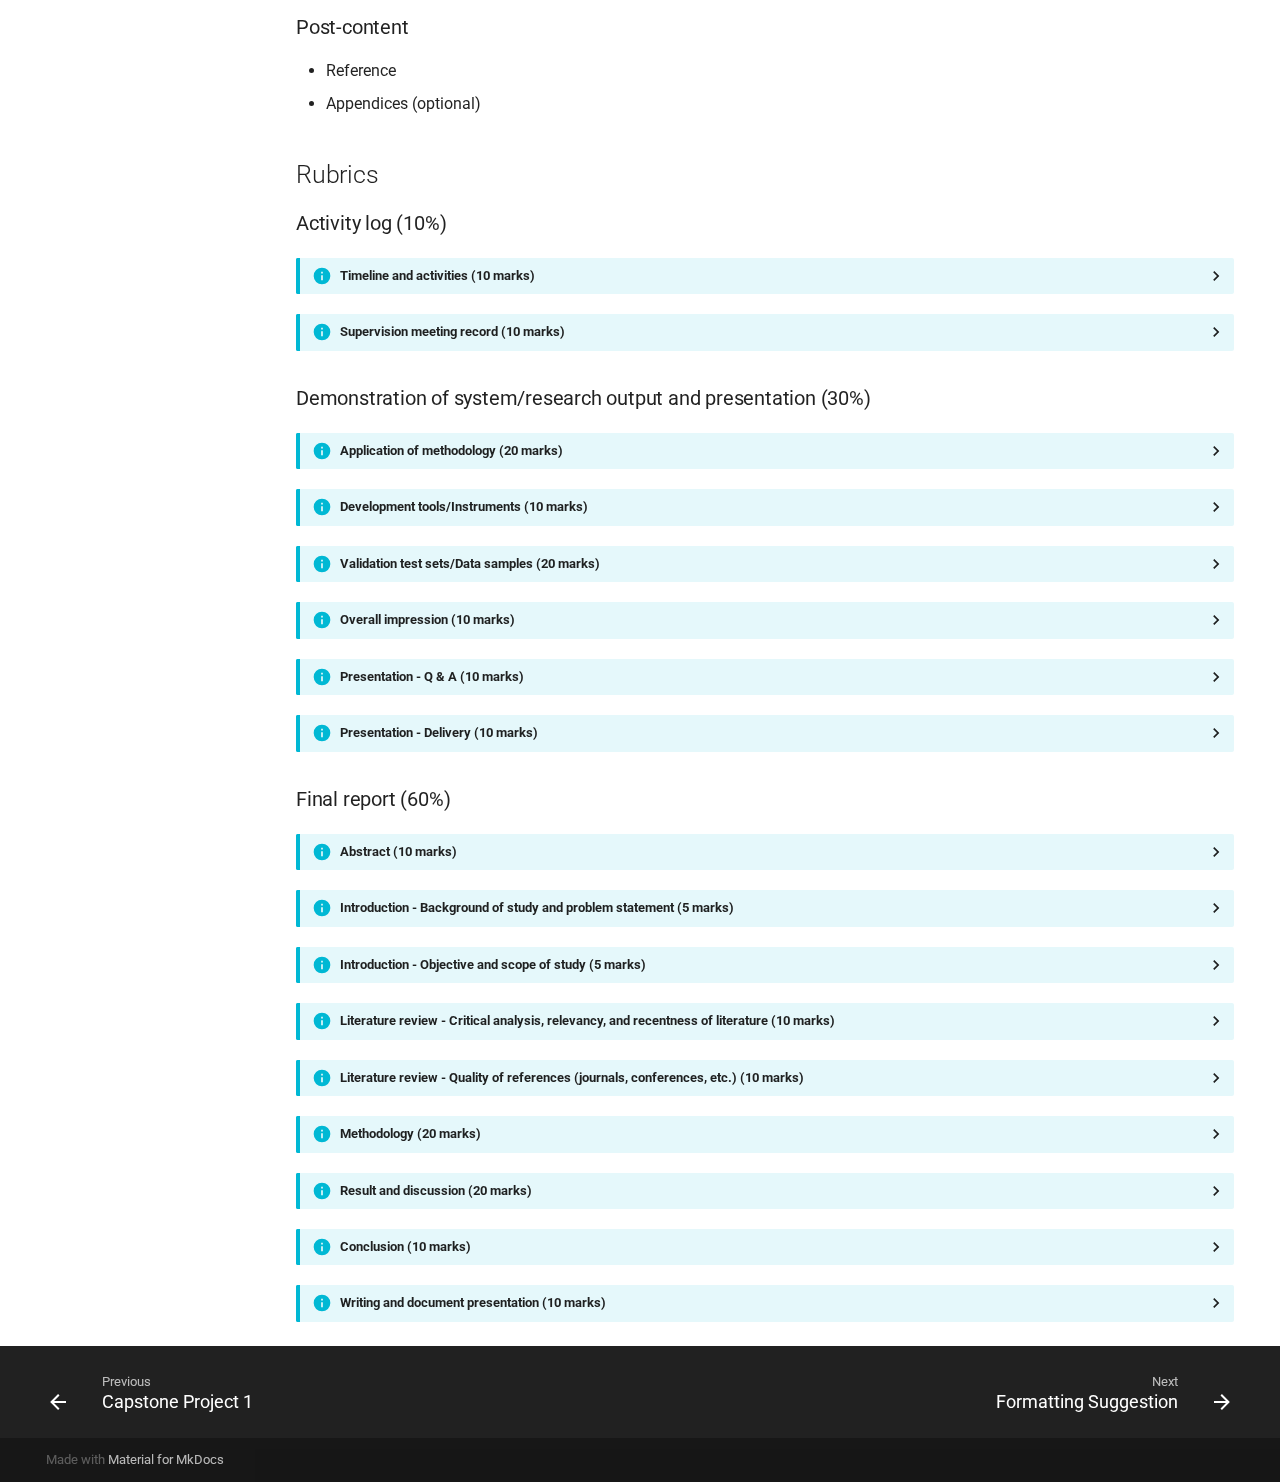
<file: docs/cp2/index.html>
<!doctype html>
<html lang="en" class="no-js">
  <head>
    
      <meta charset="utf-8">
      <meta name="viewport" content="width=device-width,initial-scale=1">
      
      
      
        <link rel="canonical" href="https://ricwtk.github.io/dcis-capstone/cp2/">
      
      <link rel="icon" href="../assets/images/favicon.png">
      <meta name="generator" content="mkdocs-1.2.3, mkdocs-material-8.2.1">
    
    
      
        <title>Capstone Project 2 - Capstone project</title>
      
    
    
      <link rel="stylesheet" href="../assets/stylesheets/main.e8d9bf0c.min.css">
      
        
        <link rel="stylesheet" href="../assets/stylesheets/palette.e6a45f82.min.css">
        
          
          
          <meta name="theme-color" content="#009485">
        
      
    
    
    
      
        
        <link rel="preconnect" href="https://fonts.gstatic.com" crossorigin>
        <link rel="stylesheet" href="https://fonts.googleapis.com/css?family=Roboto:300,400,400i,700%7CRoboto+Mono&display=fallback">
        <style>:root{--md-text-font:"Roboto";--md-code-font:"Roboto Mono"}</style>
      
    
    
      <link rel="stylesheet" href="../stylesheets/extra.css">
    
    <script>__md_scope=new URL("..",location),__md_get=(e,_=localStorage,t=__md_scope)=>JSON.parse(_.getItem(t.pathname+"."+e)),__md_set=(e,_,t=localStorage,a=__md_scope)=>{try{t.setItem(a.pathname+"."+e,JSON.stringify(_))}catch(e){}}</script>
    
      

    
    
  </head>
  
  
    
    
    
    
    
    <body dir="ltr" data-md-color-scheme="default" data-md-color-primary="teal" data-md-color-accent="teal">
  
    
    
    <input class="md-toggle" data-md-toggle="drawer" type="checkbox" id="__drawer" autocomplete="off">
    <input class="md-toggle" data-md-toggle="search" type="checkbox" id="__search" autocomplete="off">
    <label class="md-overlay" for="__drawer"></label>
    <div data-md-component="skip">
      
        
        <a href="#capstone-project-2" class="md-skip">
          Skip to content
        </a>
      
    </div>
    <div data-md-component="announce">
      
    </div>
    
    
      

<header class="md-header" data-md-component="header">
  <nav class="md-header__inner md-grid" aria-label="Header">
    <a href=".." title="Capstone project" class="md-header__button md-logo" aria-label="Capstone project" data-md-component="logo">
      
  
  <svg xmlns="http://www.w3.org/2000/svg" viewBox="0 0 24 24"><path d="M12 8a3 3 0 0 0 3-3 3 3 0 0 0-3-3 3 3 0 0 0-3 3 3 3 0 0 0 3 3m0 3.54C9.64 9.35 6.5 8 3 8v11c3.5 0 6.64 1.35 9 3.54 2.36-2.19 5.5-3.54 9-3.54V8c-3.5 0-6.64 1.35-9 3.54z"/></svg>

    </a>
    <label class="md-header__button md-icon" for="__drawer">
      <svg xmlns="http://www.w3.org/2000/svg" viewBox="0 0 24 24"><path d="M3 6h18v2H3V6m0 5h18v2H3v-2m0 5h18v2H3v-2z"/></svg>
    </label>
    <div class="md-header__title" data-md-component="header-title">
      <div class="md-header__ellipsis">
        <div class="md-header__topic">
          <span class="md-ellipsis">
            Capstone project
          </span>
        </div>
        <div class="md-header__topic" data-md-component="header-topic">
          <span class="md-ellipsis">
            
              Capstone Project 2
            
          </span>
        </div>
      </div>
    </div>
    
    
    
      <label class="md-header__button md-icon" for="__search">
        <svg xmlns="http://www.w3.org/2000/svg" viewBox="0 0 24 24"><path d="M9.5 3A6.5 6.5 0 0 1 16 9.5c0 1.61-.59 3.09-1.56 4.23l.27.27h.79l5 5-1.5 1.5-5-5v-.79l-.27-.27A6.516 6.516 0 0 1 9.5 16 6.5 6.5 0 0 1 3 9.5 6.5 6.5 0 0 1 9.5 3m0 2C7 5 5 7 5 9.5S7 14 9.5 14 14 12 14 9.5 12 5 9.5 5z"/></svg>
      </label>
      <div class="md-search" data-md-component="search" role="dialog">
  <label class="md-search__overlay" for="__search"></label>
  <div class="md-search__inner" role="search">
    <form class="md-search__form" name="search">
      <input type="text" class="md-search__input" name="query" aria-label="Search" placeholder="Search" autocapitalize="off" autocorrect="off" autocomplete="off" spellcheck="false" data-md-component="search-query" required>
      <label class="md-search__icon md-icon" for="__search">
        <svg xmlns="http://www.w3.org/2000/svg" viewBox="0 0 24 24"><path d="M9.5 3A6.5 6.5 0 0 1 16 9.5c0 1.61-.59 3.09-1.56 4.23l.27.27h.79l5 5-1.5 1.5-5-5v-.79l-.27-.27A6.516 6.516 0 0 1 9.5 16 6.5 6.5 0 0 1 3 9.5 6.5 6.5 0 0 1 9.5 3m0 2C7 5 5 7 5 9.5S7 14 9.5 14 14 12 14 9.5 12 5 9.5 5z"/></svg>
        <svg xmlns="http://www.w3.org/2000/svg" viewBox="0 0 24 24"><path d="M20 11v2H8l5.5 5.5-1.42 1.42L4.16 12l7.92-7.92L13.5 5.5 8 11h12z"/></svg>
      </label>
      <nav class="md-search__options" aria-label="Search">
        
        <button type="reset" class="md-search__icon md-icon" aria-label="Clear" tabindex="-1">
          <svg xmlns="http://www.w3.org/2000/svg" viewBox="0 0 24 24"><path d="M19 6.41 17.59 5 12 10.59 6.41 5 5 6.41 10.59 12 5 17.59 6.41 19 12 13.41 17.59 19 19 17.59 13.41 12 19 6.41z"/></svg>
        </button>
      </nav>
      
    </form>
    <div class="md-search__output">
      <div class="md-search__scrollwrap" data-md-scrollfix>
        <div class="md-search-result" data-md-component="search-result">
          <div class="md-search-result__meta">
            Initializing search
          </div>
          <ol class="md-search-result__list"></ol>
        </div>
      </div>
    </div>
  </div>
</div>
    
    
  </nav>
  
</header>
    
    <div class="md-container" data-md-component="container">
      
      
        
          
        
      
      <main class="md-main" data-md-component="main">
        <div class="md-main__inner md-grid">
          
            
              
              <div class="md-sidebar md-sidebar--primary" data-md-component="sidebar" data-md-type="navigation" >
                <div class="md-sidebar__scrollwrap">
                  <div class="md-sidebar__inner">
                    


  

<nav class="md-nav md-nav--primary md-nav--integrated" aria-label="Navigation" data-md-level="0">
  <label class="md-nav__title" for="__drawer">
    <a href=".." title="Capstone project" class="md-nav__button md-logo" aria-label="Capstone project" data-md-component="logo">
      
  
  <svg xmlns="http://www.w3.org/2000/svg" viewBox="0 0 24 24"><path d="M12 8a3 3 0 0 0 3-3 3 3 0 0 0-3-3 3 3 0 0 0-3 3 3 3 0 0 0 3 3m0 3.54C9.64 9.35 6.5 8 3 8v11c3.5 0 6.64 1.35 9 3.54 2.36-2.19 5.5-3.54 9-3.54V8c-3.5 0-6.64 1.35-9 3.54z"/></svg>

    </a>
    Capstone project
  </label>
  
  <ul class="md-nav__list" data-md-scrollfix>
    
      
      
      

  
  
  
    <li class="md-nav__item">
      <a href=".." class="md-nav__link">
        Capstone project
      </a>
    </li>
  

    
      
      
      

  
  
  
    <li class="md-nav__item">
      <a href="../cp1/" class="md-nav__link">
        Capstone Project 1
      </a>
    </li>
  

    
      
      
      

  
  
    
  
  
    <li class="md-nav__item md-nav__item--active">
      
      <input class="md-nav__toggle md-toggle" data-md-toggle="toc" type="checkbox" id="__toc">
      
      
        
      
      
        <label class="md-nav__link md-nav__link--active" for="__toc">
          Capstone Project 2
          <span class="md-nav__icon md-icon"></span>
        </label>
      
      <a href="./" class="md-nav__link md-nav__link--active">
        Capstone Project 2
      </a>
      
        

<nav class="md-nav md-nav--secondary" aria-label="Table of contents">
  
  
  
    
  
  
    <label class="md-nav__title" for="__toc">
      <span class="md-nav__icon md-icon"></span>
      Table of contents
    </label>
    <ul class="md-nav__list" data-md-component="toc" data-md-scrollfix>
      
        <li class="md-nav__item">
  <a href="#activity-log" class="md-nav__link">
    Activity Log
  </a>
  
</li>
      
        <li class="md-nav__item">
  <a href="#final-report" class="md-nav__link">
    Final Report
  </a>
  
    <nav class="md-nav" aria-label="Final Report">
      <ul class="md-nav__list">
        
          <li class="md-nav__item">
  <a href="#pre-content" class="md-nav__link">
    Pre-content
  </a>
  
</li>
        
          <li class="md-nav__item">
  <a href="#content" class="md-nav__link">
    Content
  </a>
  
</li>
        
          <li class="md-nav__item">
  <a href="#post-content" class="md-nav__link">
    Post-content
  </a>
  
</li>
        
      </ul>
    </nav>
  
</li>
      
        <li class="md-nav__item">
  <a href="#rubrics" class="md-nav__link">
    Rubrics
  </a>
  
    <nav class="md-nav" aria-label="Rubrics">
      <ul class="md-nav__list">
        
          <li class="md-nav__item">
  <a href="#activity-log-10" class="md-nav__link">
    Activity log (10%)
  </a>
  
</li>
        
          <li class="md-nav__item">
  <a href="#demonstration-of-systemresearch-output-and-presentation-30" class="md-nav__link">
    Demonstration of system/research output and presentation (30%)
  </a>
  
</li>
        
          <li class="md-nav__item">
  <a href="#final-report-60" class="md-nav__link">
    Final report (60%)
  </a>
  
</li>
        
      </ul>
    </nav>
  
</li>
      
    </ul>
  
</nav>
      
    </li>
  

    
      
      
      

  
  
  
    <li class="md-nav__item">
      <a href="../formatting/" class="md-nav__link">
        Formatting Suggestion
      </a>
    </li>
  

    
  </ul>
</nav>
                  </div>
                </div>
              </div>
            
            
          
          <div class="md-content" data-md-component="content">
            <article class="md-content__inner md-typeset">
              
                


<h1 id="capstone-project-2">Capstone Project 2</h1>
<h2 id="activity-log">Activity Log</h2>
<ol>
<li>Meeting records<ul>
<li>what we have discussed in the meeting</li>
<li>what we have agreed that you will do after the meeting</li>
</ul>
</li>
<li>Timeline and activities<ul>
<li>Gantt chart (From beginning of CP1 to end of CP2)</li>
<li>description of the tasks in your Gantt chart</li>
</ul>
</li>
</ol>
<h2 id="final-report">Final Report</h2>
<h3 id="pre-content">Pre-content</h3>
<ul>
<li>Cover page</li>
<li>Abstract (One page summary of your report content)</li>
<li>Table of content</li>
<li>List of tables (optional)</li>
<li>List of figures (optional)</li>
<li>List of acronyms (optional)</li>
<li>List of equations (optional)</li>
</ul>
<h3 id="content">Content</h3>
<ol>
<li>Introduction<ul>
<li>Motivation / Background of the project</li>
<li>Problem statement</li>
<li>Aim</li>
<li>Objectives</li>
<li>Project scope</li>
</ul>
</li>
<li>Literature review<ul>
<li>what people have done</li>
<li>main source: journal/conference publication</li>
</ul>
</li>
<li>Methodology<ul>
<li>what do you do for implementation</li>
<li>technical information for implementation</li>
<li>what test cases you do to test different aspects of your methodology</li>
</ul>
</li>
<li>Result and discussion<ul>
<li>display of results</li>
<li>discuss on the results to extract useful information (what does the result tell you)</li>
</ul>
</li>
<li>Conclusion<ul>
<li>brief summary of your work</li>
<li>link the result and discussion back to the objectives</li>
<li>discuss the limitations of your work</li>
<li>discuss the future work extended from the limitations of your work</li>
</ul>
</li>
</ol>
<h3 id="post-content">Post-content</h3>
<ul>
<li>Reference</li>
<li>Appendices (optional)</li>
</ul>
<h2 id="rubrics">Rubrics</h2>
<h3 id="activity-log-10">Activity log (10%)</h3>
<style>
table th:first-of-type {
    width: 20%;
}
table th:nth-of-type(2) {
    width: 20%;
}
table th:nth-of-type(3) {
    width: 20%;
}
table th:nth-of-type(4) {
    width: 20%;
}
table th:nth-of-type(5) {
    width: 20%;
}
</style>

<details class="info">
<summary>Timeline and activities (10 marks)</summary>
<table>
<thead>
<tr>
<th align="center">Level 1 (0 - 39)</th>
<th align="center">Level 2 (40 - 49)</th>
<th align="center">Level 3 (50 - 59)</th>
<th align="center">Level 4 (60 - 69)</th>
<th align="center">Level 5 (70 - 100)</th>
</tr>
</thead>
<tbody>
<tr>
<td align="center">Project does not present any steps and activities.</td>
<td align="center">Project is split into unclear steps.</td>
<td align="center">Project is split into clearer steps.</td>
<td align="center">Project is split into stages.</td>
<td align="center">Project is split into critical stages. Brief description is provided for each stage of the project on the processes to be executed.</td>
</tr>
<tr>
<td align="center"></td>
<td align="center">Time allocated for each stage is vague and not justified by any reasons.</td>
<td align="center">Time allocated for each step is vague and justified by minimal reasons.</td>
<td align="center">Time allocated for each stage is reasonable and justified.</td>
<td align="center">Time allocated for each stage is justified by student assessment of own workload, ability and work to be done to deliver.</td>
</tr>
</tbody>
</table>
</details>
<details class="info">
<summary>Supervision meeting record (10 marks)</summary>
<table>
<thead>
<tr>
<th align="center">Level 1 (0 - 39)</th>
<th align="center">Level 2 (40 - 49)</th>
<th align="center">Level 3 (50 - 59)</th>
<th align="center">Level 4 (60 - 69)</th>
<th align="center">Level 5 (70 - 100)</th>
</tr>
</thead>
<tbody>
<tr>
<td align="center">Missed all scheduled meetings.</td>
<td align="center">Missed some scheduled meetings.</td>
<td align="center">Missed few scheduled meetings.</td>
<td align="center">Attended all scheduled meetings</td>
<td align="center">Attended all scheduled meetings</td>
</tr>
<tr>
<td align="center">If present, no preparation is made before the meeting and student turns up empty-handed.</td>
<td align="center">Minimal preparation is made before scheduled meeting. Presentation or documents brought is just for show and has little purpose for the discussion of the project.</td>
<td align="center">Reasonably preparation is made before scheduled meeting. Presentation or documents brought has some purpose for the discussion of the project.</td>
<td align="center">with some presentation or documents to aid discussion of the project.</td>
<td align="center">with well-prepared presentations or documents to aid discussion of the project.</td>
</tr>
<tr>
<td align="center">Must be constantly told what to do by supervisor.</td>
<td align="center">Must be constantly told what to do by supervisor.</td>
<td align="center"></td>
<td align="center">Sets own goals for upcoming meeting but must be provided step-by-step guidance on what to be done to achieve goals.</td>
<td align="center">Sets own goals and able to negotiate deliverables for upcoming meeting based on own workload and ability.</td>
</tr>
<tr>
<td align="center">Always does not deliver work as promised.</td>
<td align="center">Periodically deliver work as promised but work is shoddily done.</td>
<td align="center">Periodically deliver work as promised.</td>
<td align="center">Deliver work as promised as is without further thought or analysis.</td>
<td align="center">Delivers all work as promised along with detailed analysis on the cause/effect of own actions to the project outcome. (Able to do and analyse results of own actions)</td>
</tr>
</tbody>
</table>
</details>
<h3 id="demonstration-of-systemresearch-output-and-presentation-30">Demonstration of system/research output and presentation (30%)</h3>
<details class="info">
<summary>Application of methodology (20 marks)</summary>
<table>
<thead>
<tr>
<th align="center">Level 1 (0 - 39)</th>
<th align="center">Level 2 (40 - 49)</th>
<th align="center">Level 3 (50 - 59)</th>
<th align="center">Level 4 (60 - 69)</th>
<th align="center">Level 5 (70 - 100)</th>
</tr>
</thead>
<tbody>
<tr>
<td align="center">The system/research <strong>does not reflect</strong> any application of the methodology discussed in the Final Report</td>
<td align="center">The system/research reflects a <strong>weak</strong> application of the methodology discussed in the Final Report</td>
<td align="center">The system/research reflects an <strong>adequate</strong> application of the methodology discussed in the Final Report.</td>
<td align="center">The system/research reflects a <strong>good</strong> application of the methodology discussed in the Final Report.</td>
<td align="center">The system/research reflects a <strong>systematic and precise</strong> application of the methodology discussed in the Final Report.</td>
</tr>
</tbody>
</table>
</details>
<details class="info">
<summary>Development tools/Instruments (10 marks)</summary>
<table>
<thead>
<tr>
<th align="center">Level 1 (0 - 39)</th>
<th align="center">Level 2 (40 - 49)</th>
<th align="center">Level 3 (50 - 59)</th>
<th align="center">Level 4 (60 - 69)</th>
<th align="center">Level 5 (70 - 100)</th>
</tr>
</thead>
<tbody>
<tr>
<td align="center">Does not justify the choice and combination of hardware and software or instruments,</td>
<td align="center">Weak justification of choice and combination of hardware and software or instruments,</td>
<td align="center">Adequate justification of choice and combination of hardware and software or instruments,</td>
<td align="center">Good justification of choice and combination of hardware and software or instruments,</td>
<td align="center">Excellent justification of choice and combination of hardware and software or instruments,</td>
</tr>
<tr>
<td align="center">barely mentioning the general approach required to support system development or research project.</td>
<td align="center">barely mentioning the general approach required to support system development or research project.</td>
<td align="center">vaguely mentioning the general approach required to support system development or research project.</td>
<td align="center">briefly mentioning one or, possibly two, characteristics that support system development or research project.</td>
<td align="center">highlighting particular characteristics that support system development or research project.</td>
</tr>
</tbody>
</table>
</details>
<details class="info">
<summary>Validation test sets/Data samples (20 marks)</summary>
<table>
<thead>
<tr>
<th align="center">Level 1 (0 - 39)</th>
<th align="center">Level 2 (40 - 49)</th>
<th align="center">Level 3 (50 - 59)</th>
<th align="center">Level 4 (60 - 69)</th>
<th align="center">Level 5 (70 - 100)</th>
</tr>
</thead>
<tbody>
<tr>
<td align="center">Available test sets or data samples validate all system features or research model or theory <strong>with many errors</strong>.</td>
<td align="center">Available test sets or data samples validate all system features or research model or theory <strong>with numerous errors</strong>.</td>
<td align="center">Available test sets or data samples validate all system features or researh model or theory <strong>with some errors</strong>.</td>
<td align="center">Available test sets or data samples validate all system features or research model or theory <strong>with only few errors</strong>.</td>
<td align="center">Available test sets or data samples <strong>completely</strong> validate all system features or research model or theory <strong>with no errors</strong>.</td>
</tr>
</tbody>
</table>
</details>
<details class="info">
<summary>Overall impression (10 marks)</summary>
<table>
<thead>
<tr>
<th align="center">Level 1 (0 - 39)</th>
<th align="center">Level 2 (40 - 49)</th>
<th align="center">Level 3 (50 - 59)</th>
<th align="center">Level 4 (60 - 69)</th>
<th align="center">Level 5 (70 - 100)</th>
</tr>
</thead>
<tbody>
<tr>
<td align="center">The system/research model works adequately, with quite a number of errors.</td>
<td align="center">The system/research model works adequately, with quite a number of errors.</td>
<td align="center">The system/research model works adequately, with few errors.</td>
<td align="center">The system/research works well, with the odd error.</td>
<td align="center">The system/research model works exceptionally with a professional look-and-feel or sounds.</td>
</tr>
<tr>
<td align="center">It is a reasonable reflection of the work done described in the Final Report.</td>
<td align="center">It is a reasonable reflection of the work done described in the Final Report.</td>
<td align="center">It is a reasonable reflection of the work done described in the Final Report.</td>
<td align="center">It is a good reflection of the work done described in the Final Report.</td>
<td align="center">It is an accurate and detailed reflection of the work done described in the Final Report.</td>
</tr>
</tbody>
</table>
</details>
<details class="info">
<summary>Presentation - Q &amp; A (10 marks)</summary>
<table>
<thead>
<tr>
<th align="center">Level 1 (0 - 39)</th>
<th align="center">Level 2 (40 - 49)</th>
<th align="center">Level 3 (50 - 59)</th>
<th align="center">Level 4 (60 - 69)</th>
<th align="center">Level 5 (70 - 100)</th>
</tr>
</thead>
<tbody>
<tr>
<td align="center">Absent / No attempt.</td>
<td align="center">Great difficulty in communicating ideas,</td>
<td align="center">Some difficulty in communicating ideas,</td>
<td align="center">Communicates ideas reasonably well,</td>
<td align="center">Communicates ideas enthusiastically,</td>
</tr>
<tr>
<td align="center">Inability to respond to questions.</td>
<td align="center">little confidence / little ability in answering questions.</td>
<td align="center">some confidence in answering questions.</td>
<td align="center">confidence in answering questions.</td>
<td align="center">great confidence in answering questions.</td>
</tr>
</tbody>
</table>
</details>
<details class="info">
<summary>Presentation - Delivery (10 marks)</summary>
<table>
<thead>
<tr>
<th align="center">Level 1 (0 - 39)</th>
<th align="center">Level 2 (40 - 49)</th>
<th align="center">Level 3 (50 - 59)</th>
<th align="center">Level 4 (60 - 69)</th>
<th align="center">Level 5 (70 - 100)</th>
</tr>
</thead>
<tbody>
<tr>
<td align="center">Absent / No attempt. Inability to conduct a presentation.</td>
<td align="center">Poor voice projection, command of language, preparation and delivery.</td>
<td align="center">Adequate voice projection, command of language, preparation and delivery.</td>
<td align="center">Good voice projection, command of language, preparation and delivery.</td>
<td align="center">Excellent voice projection, command of language, preparation and delivery.</td>
</tr>
</tbody>
</table>
</details>
<h3 id="final-report-60">Final report (60%)</h3>
<details class="info">
<summary>Abstract (10 marks)</summary>
<table>
<thead>
<tr>
<th align="center">Level 1 (0 - 39)</th>
<th align="center">Level 2 (40 - 49)</th>
<th align="center">Level 3 (50 - 59)</th>
<th align="center">Level 4 (60 - 69)</th>
<th align="center">Level 5 (70 - 100)</th>
</tr>
</thead>
<tbody>
<tr>
<td align="center">Abstract is irrelevant</td>
<td align="center">Abstract is relevant</td>
<td align="center">Abstract is relevant,</td>
<td align="center">Abstract is relevant,</td>
<td align="center">Abstract is relevant,</td>
</tr>
<tr>
<td align="center">and does not provide the summary of the whole project.</td>
<td align="center">but did not include some of the elements stated.</td>
<td align="center">and include all elements,</td>
<td align="center">include all elements,</td>
<td align="center">clear and concise description of all elements,</td>
</tr>
<tr>
<td align="center"></td>
<td align="center"></td>
<td align="center">however, is vague and fail to highlight appropriate details about the research</td>
<td align="center">and highlight appropriate details about the research.</td>
<td align="center">highlighting the importance of the research.</td>
</tr>
</tbody>
</table>
</details>
<details class="info">
<summary>Introduction - Background of study and problem statement (5 marks)</summary>
<table>
<thead>
<tr>
<th align="center">Level 1 (0 - 39)</th>
<th align="center">Level 2 (40 - 49)</th>
<th align="center">Level 3 (50 - 59)</th>
<th align="center">Level 4 (60 - 69)</th>
<th align="center">Level 5 (70 - 100)</th>
</tr>
</thead>
<tbody>
<tr>
<td align="center">Irrelevant background of study and problem statement.</td>
<td align="center">Background of study is partially relevant,</td>
<td align="center">Background of study is sufficient to highlight the research work,</td>
<td align="center">Good background of study that shows connection to the problem statement.</td>
<td align="center">Well written, articulate and concise background of study that justifies the problem statement.</td>
</tr>
<tr>
<td align="center"></td>
<td align="center">and unclear problem statement.</td>
<td align="center">however, problem statement is generic and unclear.</td>
<td align="center">Problem statement is clearly presented.</td>
<td align="center">Problem statement is clearly presented.</td>
</tr>
</tbody>
</table>
</details>
<details class="info">
<summary>Introduction - Objective and scope of study (5 marks)</summary>
<table>
<thead>
<tr>
<th align="center">Level 1 (0 - 39)</th>
<th align="center">Level 2 (40 - 49)</th>
<th align="center">Level 3 (50 - 59)</th>
<th align="center">Level 4 (60 - 69)</th>
<th align="center">Level 5 (70 - 100)</th>
</tr>
</thead>
<tbody>
<tr>
<td align="center">Research objectives irrelevant to the problem statement.</td>
<td align="center">Research objectives are unclear and partially relevant to the problem statement.</td>
<td align="center">Research objectives are clear, however, partially relevant to problem statement.</td>
<td align="center">Research objectives are clear and relevant to problem statement.</td>
<td align="center">Research objectives are clear and justified towards answering the problem statement.</td>
</tr>
</tbody>
</table>
</details>
<details class="info">
<summary>Literature review - Critical analysis, relevancy, and recentness of literature (10 marks)</summary>
<table>
<thead>
<tr>
<th align="center">Level 1 (0 - 39)</th>
<th align="center">Level 2 (40 - 49)</th>
<th align="center">Level 3 (50 - 59)</th>
<th align="center">Level 4 (60 - 69)</th>
<th align="center">Level 5 (70 - 100)</th>
</tr>
</thead>
<tbody>
<tr>
<td align="center">Irrelevant literature review.</td>
<td align="center">Literature review explains previous study, without connecting it to the current study. Lack in critical analysis.</td>
<td align="center">Literature review explains previous study relevant to the current study, however, lack in critical analysis.</td>
<td align="center">Literature review provides good discussion on previous study relevant to the current study, and sufficiently highlight the problem statement.</td>
<td align="center">Literature review is comprehensive, critically analyse previous work relevant to current studies, with proper cross referencing. Clearly established the importance of the current work.</td>
</tr>
</tbody>
</table>
</details>
<details class="info">
<summary>Literature review - Quality of references (journals, conferences, etc.) (10 marks)</summary>
<table>
<thead>
<tr>
<th align="center">Level 1 (0 - 39)</th>
<th align="center">Level 2 (40 - 49)</th>
<th align="center">Level 3 (50 - 59)</th>
<th align="center">Level 4 (60 - 69)</th>
<th align="center">Level 5 (70 - 100)</th>
</tr>
</thead>
<tbody>
<tr>
<td align="center">Insufficient references,</td>
<td align="center">Insufficient references,</td>
<td align="center">Adequate references,</td>
<td align="center">Sufficient references,</td>
<td align="center">Sufficient references,</td>
</tr>
<tr>
<td align="center">none from published journal / conferences.</td>
<td align="center">minimal number of reference from published journal / conferences.</td>
<td align="center">some are relevant, and from published journal / conferences.</td>
<td align="center">almost all are relevant, and almost all are from published journal / references.</td>
<td align="center">all are relevant, and almost all from published journal / references.</td>
</tr>
</tbody>
</table>
</details>
<details class="info">
<summary>Methodology (20 marks)</summary>
<table>
<thead>
<tr>
<th align="center">Level 1 (0 - 39)</th>
<th align="center">Level 2 (40 - 49)</th>
<th align="center">Level 3 (50 - 59)</th>
<th align="center">Level 4 (60 - 69)</th>
<th align="center">Level 5 (70 - 100)</th>
</tr>
</thead>
<tbody>
<tr>
<td align="center">Insufficient and poorly described methodology.</td>
<td align="center">Methodology is unsuitable to achieve the objectives.</td>
<td align="center">Methodology is partially relevant to achieve the objectives.</td>
<td align="center">Methodology is relevant to achieve the objectives and fairly described</td>
<td align="center">Methodology is relevant to achieve the objectives and comprehensively described,</td>
</tr>
<tr>
<td align="center"></td>
<td align="center"></td>
<td align="center"></td>
<td align="center">and achievable within the time frame.</td>
<td align="center">and highly achievable within the time frame.</td>
</tr>
</tbody>
</table>
</details>
<details class="info">
<summary>Result and discussion (20 marks)</summary>
<table>
<thead>
<tr>
<th align="center">Level 1 (0 - 39)</th>
<th align="center">Level 2 (40 - 49)</th>
<th align="center">Level 3 (50 - 59)</th>
<th align="center">Level 4 (60 - 69)</th>
<th align="center">Level 5 (70 - 100)</th>
</tr>
</thead>
<tbody>
<tr>
<td align="center">All results do not meet the research / project objectives.</td>
<td align="center">Few results validate some of the project objectives.</td>
<td align="center">Few, or most results validate some of the project objectives.</td>
<td align="center">Results validate most of the research / project objectives.</td>
<td align="center">Results validate most of the research / project objectives.</td>
</tr>
<tr>
<td align="center"></td>
<td align="center">Analysis and discussion of the results are poor or inaccurate.</td>
<td align="center">Analysis and discussion of the results are correct.</td>
<td align="center">Analysis and presentation of results are correct, but does not linked to theory.</td>
<td align="center">Analysis and presentation of results are correct, critically analysed and linked to theory.</td>
</tr>
<tr>
<td align="center"></td>
<td align="center"></td>
<td align="center"></td>
<td align="center">Significance of results mentioned but deviation from literature is not properly discussed.</td>
<td align="center">Significance of results and its deviation from literature is sufficiently discussed.</td>
</tr>
</tbody>
</table>
</details>
<details class="info">
<summary>Conclusion (10 marks)</summary>
<table>
<thead>
<tr>
<th align="center">Level 1 (0 - 39)</th>
<th align="center">Level 2 (40 - 49)</th>
<th align="center">Level 3 (50 - 59)</th>
<th align="center">Level 4 (60 - 69)</th>
<th align="center">Level 5 (70 - 100)</th>
</tr>
</thead>
<tbody>
<tr>
<td align="center">Insufficient conclusion and irrelevant with objective.</td>
<td align="center">Insufficient conclusion and irrelevant with objective.</td>
<td align="center">Most conclusion is relevant with objective, but some are not clearly written.</td>
<td align="center">Provide good conclusion relevant to the objective.</td>
<td align="center">Provide excellent conclusion that is comprehensive.</td>
</tr>
<tr>
<td align="center">No future work recommended.</td>
<td align="center">Insufficient future work related to the research / project recommended.</td>
<td align="center">Future work recommended is related to the research and briefly described.</td>
<td align="center">Future work recommended is related to the research is well described.</td>
<td align="center">Future work recommended is related to the research is well described.</td>
</tr>
</tbody>
</table>
</details>
<details class="info">
<summary>Writing and document presentation (10 marks)</summary>
<table>
<thead>
<tr>
<th align="center">Level 1 (0 - 39)</th>
<th align="center">Level 2 (40 - 49)</th>
<th align="center">Level 3 (50 - 59)</th>
<th align="center">Level 4 (60 - 69)</th>
<th align="center">Level 5 (70 - 100)</th>
</tr>
</thead>
<tbody>
<tr>
<td align="center">Written work contains inadequate organisation,</td>
<td align="center">Written work contains inadequate organisation,</td>
<td align="center">Written work has a few well-developed, logical and relevant ideas but sometimes difficult to understand.</td>
<td align="center">Written work exhibits some well-developed, logical and relevant ideas.</td>
<td align="center">Written work exhibits mature treatment of content, exhibiting well-developed logical and relevant ideas and it is effectively organized, developed and easy to understand.</td>
</tr>
<tr>
<td align="center">unstructured sentences with major gross erros</td>
<td align="center">unstructured sentences with many errors</td>
<td align="center">Written work still meets expectations with some structured sentences and errors,</td>
<td align="center">Written work meets expectations with gross/minor erros,</td>
<td align="center">Written work meets expectations,</td>
</tr>
<tr>
<td align="center">and unacceptable writing skills, and no evidence of appropriate referencing.</td>
<td align="center">and limited writing skills, and some evidence of appropriate referencing.</td>
<td align="center">and adequate evidence of appropriate referencing.</td>
<td align="center">and good evidence of appropriate referencing.</td>
<td align="center">and strong evidence of appropriate referencing.</td>
</tr>
</tbody>
</table>
</details>

              
            </article>
          </div>
        </div>
        
      </main>
      
        <footer class="md-footer">
  
    <nav class="md-footer__inner md-grid" aria-label="Footer">
      
        
        <a href="../cp1/" class="md-footer__link md-footer__link--prev" aria-label="Previous: Capstone Project 1" rel="prev">
          <div class="md-footer__button md-icon">
            <svg xmlns="http://www.w3.org/2000/svg" viewBox="0 0 24 24"><path d="M20 11v2H8l5.5 5.5-1.42 1.42L4.16 12l7.92-7.92L13.5 5.5 8 11h12z"/></svg>
          </div>
          <div class="md-footer__title">
            <div class="md-ellipsis">
              <span class="md-footer__direction">
                Previous
              </span>
              Capstone Project 1
            </div>
          </div>
        </a>
      
      
        
        <a href="../formatting/" class="md-footer__link md-footer__link--next" aria-label="Next: Formatting Suggestion" rel="next">
          <div class="md-footer__title">
            <div class="md-ellipsis">
              <span class="md-footer__direction">
                Next
              </span>
              Formatting Suggestion
            </div>
          </div>
          <div class="md-footer__button md-icon">
            <svg xmlns="http://www.w3.org/2000/svg" viewBox="0 0 24 24"><path d="M4 11v2h12l-5.5 5.5 1.42 1.42L19.84 12l-7.92-7.92L10.5 5.5 16 11H4z"/></svg>
          </div>
        </a>
      
    </nav>
  
  <div class="md-footer-meta md-typeset">
    <div class="md-footer-meta__inner md-grid">
      <div class="md-copyright">
  
  
    Made with
    <a href="https://squidfunk.github.io/mkdocs-material/" target="_blank" rel="noopener">
      Material for MkDocs
    </a>
  
</div>
      
    </div>
  </div>
</footer>
      
    </div>
    <div class="md-dialog" data-md-component="dialog">
      <div class="md-dialog__inner md-typeset"></div>
    </div>
    <script id="__config" type="application/json">{"base": "..", "features": ["toc.integrate"], "translations": {"clipboard.copy": "Copy to clipboard", "clipboard.copied": "Copied to clipboard", "search.config.lang": "en", "search.config.pipeline": "trimmer, stopWordFilter", "search.config.separator": "[\\s\\-]+", "search.placeholder": "Search", "search.result.placeholder": "Type to start searching", "search.result.none": "No matching documents", "search.result.one": "1 matching document", "search.result.other": "# matching documents", "search.result.more.one": "1 more on this page", "search.result.more.other": "# more on this page", "search.result.term.missing": "Missing", "select.version.title": "Select version"}, "search": "../assets/javascripts/workers/search.bd0b6b67.min.js"}</script>
    
    
      <script src="../assets/javascripts/bundle.8aa65030.min.js"></script>
      
    
  </body>
</html>
</file>
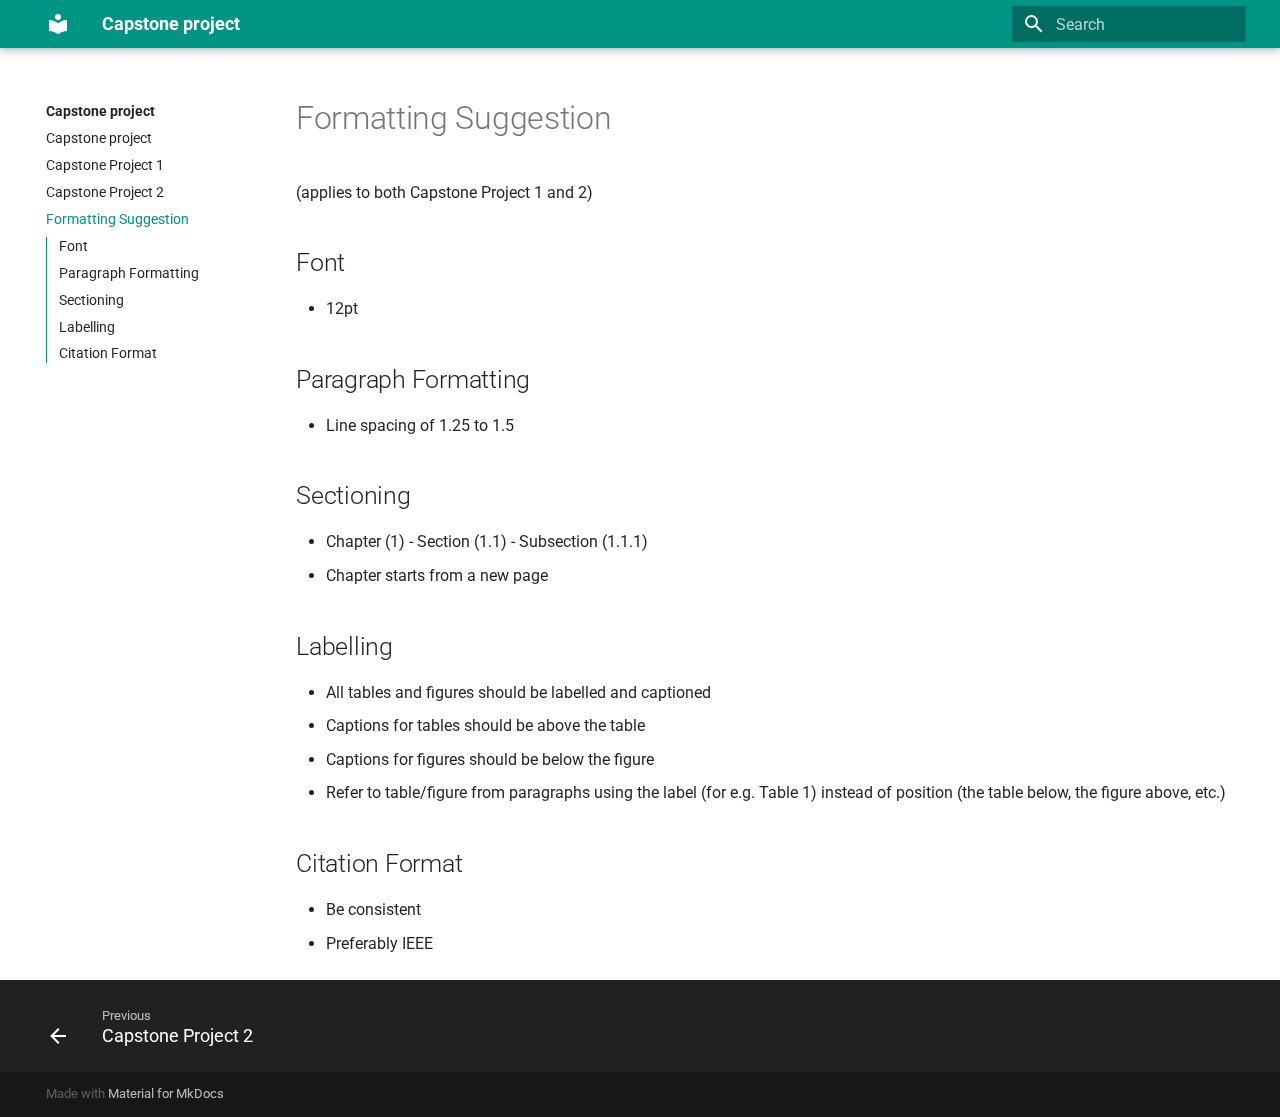
<file: docs/formatting/index.html>
<!doctype html>
<html lang="en" class="no-js">
  <head>
    
      <meta charset="utf-8">
      <meta name="viewport" content="width=device-width,initial-scale=1">
      
      
      
        <link rel="canonical" href="https://ricwtk.github.io/dcis-capstone/formatting/">
      
      <link rel="icon" href="../assets/images/favicon.png">
      <meta name="generator" content="mkdocs-1.2.3, mkdocs-material-8.2.1">
    
    
      
        <title>Formatting Suggestion - Capstone project</title>
      
    
    
      <link rel="stylesheet" href="../assets/stylesheets/main.e8d9bf0c.min.css">
      
        
        <link rel="stylesheet" href="../assets/stylesheets/palette.e6a45f82.min.css">
        
          
          
          <meta name="theme-color" content="#009485">
        
      
    
    
    
      
        
        <link rel="preconnect" href="https://fonts.gstatic.com" crossorigin>
        <link rel="stylesheet" href="https://fonts.googleapis.com/css?family=Roboto:300,400,400i,700%7CRoboto+Mono&display=fallback">
        <style>:root{--md-text-font:"Roboto";--md-code-font:"Roboto Mono"}</style>
      
    
    
      <link rel="stylesheet" href="../stylesheets/extra.css">
    
    <script>__md_scope=new URL("..",location),__md_get=(e,_=localStorage,t=__md_scope)=>JSON.parse(_.getItem(t.pathname+"."+e)),__md_set=(e,_,t=localStorage,a=__md_scope)=>{try{t.setItem(a.pathname+"."+e,JSON.stringify(_))}catch(e){}}</script>
    
      

    
    
  </head>
  
  
    
    
    
    
    
    <body dir="ltr" data-md-color-scheme="default" data-md-color-primary="teal" data-md-color-accent="teal">
  
    
    
    <input class="md-toggle" data-md-toggle="drawer" type="checkbox" id="__drawer" autocomplete="off">
    <input class="md-toggle" data-md-toggle="search" type="checkbox" id="__search" autocomplete="off">
    <label class="md-overlay" for="__drawer"></label>
    <div data-md-component="skip">
      
        
        <a href="#formatting-suggestion" class="md-skip">
          Skip to content
        </a>
      
    </div>
    <div data-md-component="announce">
      
    </div>
    
    
      

<header class="md-header" data-md-component="header">
  <nav class="md-header__inner md-grid" aria-label="Header">
    <a href=".." title="Capstone project" class="md-header__button md-logo" aria-label="Capstone project" data-md-component="logo">
      
  
  <svg xmlns="http://www.w3.org/2000/svg" viewBox="0 0 24 24"><path d="M12 8a3 3 0 0 0 3-3 3 3 0 0 0-3-3 3 3 0 0 0-3 3 3 3 0 0 0 3 3m0 3.54C9.64 9.35 6.5 8 3 8v11c3.5 0 6.64 1.35 9 3.54 2.36-2.19 5.5-3.54 9-3.54V8c-3.5 0-6.64 1.35-9 3.54z"/></svg>

    </a>
    <label class="md-header__button md-icon" for="__drawer">
      <svg xmlns="http://www.w3.org/2000/svg" viewBox="0 0 24 24"><path d="M3 6h18v2H3V6m0 5h18v2H3v-2m0 5h18v2H3v-2z"/></svg>
    </label>
    <div class="md-header__title" data-md-component="header-title">
      <div class="md-header__ellipsis">
        <div class="md-header__topic">
          <span class="md-ellipsis">
            Capstone project
          </span>
        </div>
        <div class="md-header__topic" data-md-component="header-topic">
          <span class="md-ellipsis">
            
              Formatting Suggestion
            
          </span>
        </div>
      </div>
    </div>
    
    
    
      <label class="md-header__button md-icon" for="__search">
        <svg xmlns="http://www.w3.org/2000/svg" viewBox="0 0 24 24"><path d="M9.5 3A6.5 6.5 0 0 1 16 9.5c0 1.61-.59 3.09-1.56 4.23l.27.27h.79l5 5-1.5 1.5-5-5v-.79l-.27-.27A6.516 6.516 0 0 1 9.5 16 6.5 6.5 0 0 1 3 9.5 6.5 6.5 0 0 1 9.5 3m0 2C7 5 5 7 5 9.5S7 14 9.5 14 14 12 14 9.5 12 5 9.5 5z"/></svg>
      </label>
      <div class="md-search" data-md-component="search" role="dialog">
  <label class="md-search__overlay" for="__search"></label>
  <div class="md-search__inner" role="search">
    <form class="md-search__form" name="search">
      <input type="text" class="md-search__input" name="query" aria-label="Search" placeholder="Search" autocapitalize="off" autocorrect="off" autocomplete="off" spellcheck="false" data-md-component="search-query" required>
      <label class="md-search__icon md-icon" for="__search">
        <svg xmlns="http://www.w3.org/2000/svg" viewBox="0 0 24 24"><path d="M9.5 3A6.5 6.5 0 0 1 16 9.5c0 1.61-.59 3.09-1.56 4.23l.27.27h.79l5 5-1.5 1.5-5-5v-.79l-.27-.27A6.516 6.516 0 0 1 9.5 16 6.5 6.5 0 0 1 3 9.5 6.5 6.5 0 0 1 9.5 3m0 2C7 5 5 7 5 9.5S7 14 9.5 14 14 12 14 9.5 12 5 9.5 5z"/></svg>
        <svg xmlns="http://www.w3.org/2000/svg" viewBox="0 0 24 24"><path d="M20 11v2H8l5.5 5.5-1.42 1.42L4.16 12l7.92-7.92L13.5 5.5 8 11h12z"/></svg>
      </label>
      <nav class="md-search__options" aria-label="Search">
        
        <button type="reset" class="md-search__icon md-icon" aria-label="Clear" tabindex="-1">
          <svg xmlns="http://www.w3.org/2000/svg" viewBox="0 0 24 24"><path d="M19 6.41 17.59 5 12 10.59 6.41 5 5 6.41 10.59 12 5 17.59 6.41 19 12 13.41 17.59 19 19 17.59 13.41 12 19 6.41z"/></svg>
        </button>
      </nav>
      
    </form>
    <div class="md-search__output">
      <div class="md-search__scrollwrap" data-md-scrollfix>
        <div class="md-search-result" data-md-component="search-result">
          <div class="md-search-result__meta">
            Initializing search
          </div>
          <ol class="md-search-result__list"></ol>
        </div>
      </div>
    </div>
  </div>
</div>
    
    
  </nav>
  
</header>
    
    <div class="md-container" data-md-component="container">
      
      
        
          
        
      
      <main class="md-main" data-md-component="main">
        <div class="md-main__inner md-grid">
          
            
              
              <div class="md-sidebar md-sidebar--primary" data-md-component="sidebar" data-md-type="navigation" >
                <div class="md-sidebar__scrollwrap">
                  <div class="md-sidebar__inner">
                    


  

<nav class="md-nav md-nav--primary md-nav--integrated" aria-label="Navigation" data-md-level="0">
  <label class="md-nav__title" for="__drawer">
    <a href=".." title="Capstone project" class="md-nav__button md-logo" aria-label="Capstone project" data-md-component="logo">
      
  
  <svg xmlns="http://www.w3.org/2000/svg" viewBox="0 0 24 24"><path d="M12 8a3 3 0 0 0 3-3 3 3 0 0 0-3-3 3 3 0 0 0-3 3 3 3 0 0 0 3 3m0 3.54C9.64 9.35 6.5 8 3 8v11c3.5 0 6.64 1.35 9 3.54 2.36-2.19 5.5-3.54 9-3.54V8c-3.5 0-6.64 1.35-9 3.54z"/></svg>

    </a>
    Capstone project
  </label>
  
  <ul class="md-nav__list" data-md-scrollfix>
    
      
      
      

  
  
  
    <li class="md-nav__item">
      <a href=".." class="md-nav__link">
        Capstone project
      </a>
    </li>
  

    
      
      
      

  
  
  
    <li class="md-nav__item">
      <a href="../cp1/" class="md-nav__link">
        Capstone Project 1
      </a>
    </li>
  

    
      
      
      

  
  
  
    <li class="md-nav__item">
      <a href="../cp2/" class="md-nav__link">
        Capstone Project 2
      </a>
    </li>
  

    
      
      
      

  
  
    
  
  
    <li class="md-nav__item md-nav__item--active">
      
      <input class="md-nav__toggle md-toggle" data-md-toggle="toc" type="checkbox" id="__toc">
      
      
        
      
      
        <label class="md-nav__link md-nav__link--active" for="__toc">
          Formatting Suggestion
          <span class="md-nav__icon md-icon"></span>
        </label>
      
      <a href="./" class="md-nav__link md-nav__link--active">
        Formatting Suggestion
      </a>
      
        

<nav class="md-nav md-nav--secondary" aria-label="Table of contents">
  
  
  
    
  
  
    <label class="md-nav__title" for="__toc">
      <span class="md-nav__icon md-icon"></span>
      Table of contents
    </label>
    <ul class="md-nav__list" data-md-component="toc" data-md-scrollfix>
      
        <li class="md-nav__item">
  <a href="#font" class="md-nav__link">
    Font
  </a>
  
</li>
      
        <li class="md-nav__item">
  <a href="#paragraph-formatting" class="md-nav__link">
    Paragraph Formatting
  </a>
  
</li>
      
        <li class="md-nav__item">
  <a href="#sectioning" class="md-nav__link">
    Sectioning
  </a>
  
</li>
      
        <li class="md-nav__item">
  <a href="#labelling" class="md-nav__link">
    Labelling
  </a>
  
</li>
      
        <li class="md-nav__item">
  <a href="#citation-format" class="md-nav__link">
    Citation Format
  </a>
  
</li>
      
    </ul>
  
</nav>
      
    </li>
  

    
  </ul>
</nav>
                  </div>
                </div>
              </div>
            
            
          
          <div class="md-content" data-md-component="content">
            <article class="md-content__inner md-typeset">
              
                


<h1 id="formatting-suggestion">Formatting Suggestion</h1>
<p>(applies to both Capstone Project 1 and 2)</p>
<h2 id="font">Font</h2>
<ul>
<li>12pt</li>
</ul>
<h2 id="paragraph-formatting">Paragraph Formatting</h2>
<ul>
<li>Line spacing of 1.25 to 1.5</li>
</ul>
<h2 id="sectioning">Sectioning</h2>
<ul>
<li>Chapter (1) - Section (1.1) - Subsection (1.1.1)</li>
<li>Chapter starts from a new page</li>
</ul>
<h2 id="labelling">Labelling</h2>
<ul>
<li>All tables and figures should be labelled and captioned</li>
<li>Captions for tables should be above the table</li>
<li>Captions for figures should be below the figure</li>
<li>Refer to table/figure from paragraphs using the label (for e.g. Table 1) instead of position (the table below, the figure above, etc.)</li>
</ul>
<h2 id="citation-format">Citation Format</h2>
<ul>
<li>Be consistent</li>
<li>Preferably IEEE</li>
</ul>

              
            </article>
          </div>
        </div>
        
      </main>
      
        <footer class="md-footer">
  
    <nav class="md-footer__inner md-grid" aria-label="Footer">
      
        
        <a href="../cp2/" class="md-footer__link md-footer__link--prev" aria-label="Previous: Capstone Project 2" rel="prev">
          <div class="md-footer__button md-icon">
            <svg xmlns="http://www.w3.org/2000/svg" viewBox="0 0 24 24"><path d="M20 11v2H8l5.5 5.5-1.42 1.42L4.16 12l7.92-7.92L13.5 5.5 8 11h12z"/></svg>
          </div>
          <div class="md-footer__title">
            <div class="md-ellipsis">
              <span class="md-footer__direction">
                Previous
              </span>
              Capstone Project 2
            </div>
          </div>
        </a>
      
      
    </nav>
  
  <div class="md-footer-meta md-typeset">
    <div class="md-footer-meta__inner md-grid">
      <div class="md-copyright">
  
  
    Made with
    <a href="https://squidfunk.github.io/mkdocs-material/" target="_blank" rel="noopener">
      Material for MkDocs
    </a>
  
</div>
      
    </div>
  </div>
</footer>
      
    </div>
    <div class="md-dialog" data-md-component="dialog">
      <div class="md-dialog__inner md-typeset"></div>
    </div>
    <script id="__config" type="application/json">{"base": "..", "features": ["toc.integrate"], "translations": {"clipboard.copy": "Copy to clipboard", "clipboard.copied": "Copied to clipboard", "search.config.lang": "en", "search.config.pipeline": "trimmer, stopWordFilter", "search.config.separator": "[\\s\\-]+", "search.placeholder": "Search", "search.result.placeholder": "Type to start searching", "search.result.none": "No matching documents", "search.result.one": "1 matching document", "search.result.other": "# matching documents", "search.result.more.one": "1 more on this page", "search.result.more.other": "# more on this page", "search.result.term.missing": "Missing", "select.version.title": "Select version"}, "search": "../assets/javascripts/workers/search.bd0b6b67.min.js"}</script>
    
    
      <script src="../assets/javascripts/bundle.8aa65030.min.js"></script>
      
    
  </body>
</html>
</file>
<file: docs/stylesheets/extra.css>
.timeline {
  position: relative;
  width: 100%;
  max-width: 1140px;
  margin: 0 auto;
  padding: 15px 0;
}

.timeline::after {
  content: '';
  position: absolute;
  width: 2px;
  background: var(--md-primary-fg-color);
  top: 0;
  bottom: 0;
  left: 50%;
  margin-left: -1px;
}

.container {
  padding: 15px 30px;
  position: relative;
  background: inherit;
  width: 50%;
}

.container.left {
  left: 0;
}

.container.right {
  left: 50%;
}

.container::after {
  content: '';
  position: absolute;
  width: 24px;
  height: 24px;
  top: calc(50% - 12px);
  right: -12px;
  background: var(--md-primary-fg-color);
  border: 3px solid var(--md-default-bg-color);
  border-radius: 24px;
  z-index: 1;
  box-shadow: 0 0 2px 2px var(--md-primary-fg-color);
}

.container.right::after {
  left: -12px;
}

.container::before {
  content: '';
  position: absolute;
  width: 50px;
  height: 2px;
  top: calc(50% - 1px);
  right: 8px;
  background: var(--md-primary-fg-color);
  z-index: 1;
}

.container.title .content{
  background: white;
  position: relative;
  border-radius: 500px 500px 500px 500px;
  color: var(--md-primary-fg-color);
  border-color: var(--md-primary-fg-color);
  border-width: 1px;
  border-style: solid;
  text-align: right;
  /* box-shadow: 0 0 2px 2px var(--md-primary-fg-color); */
}

.container.title.right .content {
  text-align: left;
}

.container.title::before {
  width: 0px;
}

.container.title::after {
  width: 0px;
  box-shadow: 0px 0px 0px 0px;
}

.container.right::before {
  left: 8px;
}

.container .date {
  position: absolute;
  display: inline-block;
  top: calc(50% - 10px);
  text-align: center;
  font-size: 14px;
  font-weight: bold;
  color: var(--md-primary-fg-color);
  text-transform: uppercase;
  letter-spacing: 1px;
  z-index: 1;
}

.container.left .date {
  right: -120px;
}

.container.right .date {
  left: -120px;
}

.container .icon {
  position: absolute;
  display: inline-block;
  width: 40px;
  height: 40px;
  padding: 9px 0;
  top: calc(50% - 20px);
  background: #F6D155;
  border: 2px solid var(--md-primary-fg-color);
  border-radius: 40px;
  text-align: center;
  font-size: 18px;
  color: var(--md-primary-fg-color);
  z-index: 1;
}

.container.left .icon {
  right: 56px;
}

.container.right .icon {
  left: 56px;
}

.container .content {
  padding: 10px 30px 10px 10px;
  background: var(--md-primary-fg-color);
  position: relative;
  border-radius: 500px 500px 500px 500px;
  color: #ffffff;
}

.container.right .content {
  padding: 10px 10px 10px 30px;
  border-radius: 500px 500px 500px 500px;
}

.container .content a {
  color: #ffffff;  
}
.container .content h2 {
  margin: 0 0 10px 0;
  font-size: 18px;
  font-weight: normal;
  color: var(--md-primary-fg-color);
}

.container .content p {
  margin: 0;
  font-size: 16px;
  line-height: 22px;
  color: #000000;
}

@media (max-width: 767.98px) {
  .timeline::after {
    left: 90px;
  }

  .container {
    width: 100%;
    padding-left: 120px;
    padding-right: 30px;
  }

  .container.right {
    left: 0%;
  }

  .container.left::after, 
  .container.right::after {
    left: 82px;
  }

  .container.left::before,
  .container.right::before {
    left: 100px;
    border-color: transparent #006E51 transparent transparent;
  }

  .container.left .date,
  .container.right .date {
    right: auto;
    left: 15px;
  }

  .container.left .icon,
  .container.right .icon {
    right: auto;
    left: 146px;
  }

  .container.left .content,
  .container.right .content {
    padding: 10px 10px 10px 30px;
    border-radius: 500px 500px 500px 500px;
  }
}

.fam-table {
  margin-bottom: .5em;
  box-shadow: 0 .2rem .5rem rgba(0,0,0,.05),0 0 .05rem rgba(0,0,0,.1);
  border-radius: .1rem;
}

.fam-table td {
  font-size: .64rem;
  text-align: center;
  vertical-align: middle;
  padding: .9375em 1.25em;
}

.fam-table tr:nth-of-type(3) td:nth-of-type(n+3),
.fam-table tr:nth-of-type(n+4) td:nth-of-type(n+2) {
  border-top: .05rem solid var(--md-default-fg-color--lightest);
  transition: background-color 125ms;
}

.fam-table tr:nth-of-type(3) td:nth-of-type(n+3):hover,
.fam-table tr:nth-of-type(n+4) td:nth-of-type(n+2):hover {
  background-color: rgba(0,0,0,.035);
  box-shadow: 0 .05rem 0 var(--md-default-bg-color) inset;
}

.fam-table tr:first-of-type td:nth-of-type(n+2),
.fam-table tr:nth-of-type(3) td:first-of-type {
  background-color: var(--md-default-fg-color--light);
  color: var(--md-default-bg-color);
}

.fam-table tr:nth-of-type(2) td:nth-of-type(n+2),
.fam-table tr:nth-of-type(3) td:nth-of-type(2),
.fam-table tr:nth-of-type(n+4) td:nth-of-type(1) {
  background-color: var(--md-default-fg-color--lighter);
  color: var(--md-default-bg-color);
}
</file>
<file: docs/assets/stylesheets/main.e8d9bf0c.min.css>
@charset "UTF-8";html{-webkit-text-size-adjust:none;-moz-text-size-adjust:none;-ms-text-size-adjust:none;text-size-adjust:none;box-sizing:border-box}*,:after,:before{box-sizing:inherit}@media (prefers-reduced-motion){*,:after,:before{transition:none!important}}body{margin:0}a,button,input,label{-webkit-tap-highlight-color:transparent}a{color:inherit;text-decoration:none}hr{border:0;box-sizing:content-box;display:block;height:.05rem;overflow:visible;padding:0}small{font-size:80%}sub,sup{line-height:1em}img{border-style:none}table{border-collapse:separate;border-spacing:0}td,th{font-weight:400;vertical-align:top}button{background:transparent;border:0;font-family:inherit;font-size:inherit;margin:0;padding:0}input{border:0;outline:none}:root{--md-default-fg-color:rgba(0,0,0,.87);--md-default-fg-color--light:rgba(0,0,0,.54);--md-default-fg-color--lighter:rgba(0,0,0,.32);--md-default-fg-color--lightest:rgba(0,0,0,.07);--md-default-bg-color:#fff;--md-default-bg-color--light:hsla(0,0%,100%,.7);--md-default-bg-color--lighter:hsla(0,0%,100%,.3);--md-default-bg-color--lightest:hsla(0,0%,100%,.12);--md-primary-fg-color:#4051b5;--md-primary-fg-color--light:#5d6cc0;--md-primary-fg-color--dark:#303fa1;--md-primary-bg-color:#fff;--md-primary-bg-color--light:hsla(0,0%,100%,.7);--md-accent-fg-color:#526cfe;--md-accent-fg-color--transparent:rgba(82,108,254,.1);--md-accent-bg-color:#fff;--md-accent-bg-color--light:hsla(0,0%,100%,.7);--md-shadow-z1:0 0.2rem 0.5rem rgba(0,0,0,.05),0 0 0.05rem rgba(0,0,0,.1);--md-shadow-z2:0 0.2rem 0.5rem rgba(0,0,0,.1),0 0 0.05rem rgba(0,0,0,.25);--md-shadow-z3:0 0.2rem 0.5rem rgba(0,0,0,.2),0 0 0.05rem rgba(0,0,0,.35)}:root>*{--md-code-fg-color:#36464e;--md-code-bg-color:#f5f5f5;--md-code-hl-color:rgba(255,255,0,.5);--md-code-hl-number-color:#d52a2a;--md-code-hl-special-color:#db1457;--md-code-hl-function-color:#a846b9;--md-code-hl-constant-color:#6e59d9;--md-code-hl-keyword-color:#3f6ec6;--md-code-hl-string-color:#1c7d4d;--md-code-hl-name-color:var(--md-code-fg-color);--md-code-hl-operator-color:var(--md-default-fg-color--light);--md-code-hl-punctuation-color:var(--md-default-fg-color--light);--md-code-hl-comment-color:var(--md-default-fg-color--light);--md-code-hl-generic-color:var(--md-default-fg-color--light);--md-code-hl-variable-color:var(--md-default-fg-color--light);--md-typeset-color:var(--md-default-fg-color);--md-typeset-a-color:var(--md-primary-fg-color);--md-typeset-mark-color:rgba(255,255,0,.5);--md-typeset-del-color:rgba(245,80,61,.15);--md-typeset-ins-color:rgba(11,213,112,.15);--md-typeset-kbd-color:#fafafa;--md-typeset-kbd-accent-color:#fff;--md-typeset-kbd-border-color:#b8b8b8;--md-typeset-table-color:rgba(0,0,0,.12);--md-admonition-fg-color:var(--md-default-fg-color);--md-admonition-bg-color:var(--md-default-bg-color);--md-footer-fg-color:#fff;--md-footer-fg-color--light:hsla(0,0%,100%,.7);--md-footer-fg-color--lighter:hsla(0,0%,100%,.3);--md-footer-bg-color:rgba(0,0,0,.87);--md-footer-bg-color--dark:rgba(0,0,0,.32)}.md-icon svg{fill:currentcolor;display:block;height:1.2rem;width:1.2rem}body{-webkit-font-smoothing:antialiased;-moz-osx-font-smoothing:grayscale;--md-text-font-family:var(--md-text-font,_),-apple-system,BlinkMacSystemFont,Helvetica,Arial,sans-serif;--md-code-font-family:var(--md-code-font,_),SFMono-Regular,Consolas,Menlo,monospace}body,input{font-feature-settings:"kern","liga";font-family:var(--md-text-font-family)}body,code,input,kbd,pre{color:var(--md-typeset-color)}code,kbd,pre{font-feature-settings:"kern";font-family:var(--md-code-font-family)}:root{--md-typeset-table-sort-icon:url('data:image/svg+xml;charset=utf-8,<svg xmlns="http://www.w3.org/2000/svg" viewBox="0 0 24 24"><path d="m18 21-4-4h3V7h-3l4-4 4 4h-3v10h3M2 19v-2h10v2M2 13v-2h7v2M2 7V5h4v2H2z"/></svg>');--md-typeset-table-sort-icon--asc:url('data:image/svg+xml;charset=utf-8,<svg xmlns="http://www.w3.org/2000/svg" viewBox="0 0 24 24"><path d="M19 17h3l-4 4-4-4h3V3h2M2 17h10v2H2M6 5v2H2V5m0 6h7v2H2v-2z"/></svg>');--md-typeset-table-sort-icon--desc:url('data:image/svg+xml;charset=utf-8,<svg xmlns="http://www.w3.org/2000/svg" viewBox="0 0 24 24"><path d="M19 7h3l-4-4-4 4h3v14h2M2 17h10v2H2M6 5v2H2V5m0 6h7v2H2v-2z"/></svg>')}.md-typeset{-webkit-print-color-adjust:exact;color-adjust:exact;font-size:.8rem;line-height:1.6}@media print{.md-typeset{font-size:.68rem}}.md-typeset blockquote,.md-typeset dl,.md-typeset figure,.md-typeset ol,.md-typeset pre,.md-typeset ul{margin-bottom:1em;margin-top:1em}.md-typeset h1{color:var(--md-default-fg-color--light);font-size:2em;line-height:1.3;margin:0 0 1.25em}.md-typeset h1,.md-typeset h2{font-weight:300;letter-spacing:-.01em}.md-typeset h2{font-size:1.5625em;line-height:1.4;margin:1.6em 0 .64em}.md-typeset h3{font-size:1.25em;font-weight:400;letter-spacing:-.01em;line-height:1.5;margin:1.6em 0 .8em}.md-typeset h2+h3{margin-top:.8em}.md-typeset h4{font-weight:700;letter-spacing:-.01em;margin:1em 0}.md-typeset h5,.md-typeset h6{color:var(--md-default-fg-color--light);font-size:.8em;font-weight:700;letter-spacing:-.01em;margin:1.25em 0}.md-typeset h5{text-transform:uppercase}.md-typeset hr{border-bottom:.05rem solid var(--md-default-fg-color--lightest);display:flow-root;margin:1.5em 0}.md-typeset a{color:var(--md-typeset-a-color);word-break:break-word}.md-typeset a,.md-typeset a:before{transition:color 125ms}.md-typeset a:focus,.md-typeset a:hover{color:var(--md-accent-fg-color)}.md-typeset a.focus-visible{outline-color:var(--md-accent-fg-color);outline-offset:.2rem}.md-typeset code,.md-typeset kbd,.md-typeset pre{color:var(--md-code-fg-color);direction:ltr}@media print{.md-typeset code,.md-typeset kbd,.md-typeset pre{white-space:pre-wrap}}.md-typeset code{background-color:var(--md-code-bg-color);border-radius:.1rem;-webkit-box-decoration-break:clone;box-decoration-break:clone;font-size:.85em;padding:0 .2941176471em;word-break:break-word}.md-typeset code:not(.focus-visible){-webkit-tap-highlight-color:transparent;outline:none}.md-typeset a code{color:currentcolor}.md-typeset pre{display:flow-root;line-height:1.4;position:relative}.md-typeset pre>code{-webkit-box-decoration-break:slice;box-decoration-break:slice;box-shadow:none;display:block;margin:0;outline-color:var(--md-accent-fg-color);overflow:auto;padding:.7720588235em 1.1764705882em;scrollbar-color:var(--md-default-fg-color--lighter) transparent;scrollbar-width:thin;touch-action:auto;word-break:normal}.md-typeset pre>code:hover{scrollbar-color:var(--md-accent-fg-color) transparent}.md-typeset pre>code::-webkit-scrollbar{height:.2rem;width:.2rem}.md-typeset pre>code::-webkit-scrollbar-thumb{background-color:var(--md-default-fg-color--lighter)}.md-typeset pre>code::-webkit-scrollbar-thumb:hover{background-color:var(--md-accent-fg-color)}.md-typeset kbd{background-color:var(--md-typeset-kbd-color);border-radius:.1rem;box-shadow:0 .1rem 0 .05rem var(--md-typeset-kbd-border-color),0 .1rem 0 var(--md-typeset-kbd-border-color),0 -.1rem .2rem var(--md-typeset-kbd-accent-color) inset;color:var(--md-default-fg-color);display:inline-block;font-size:.75em;padding:0 .6666666667em;vertical-align:text-top;word-break:break-word}.md-typeset mark{background-color:var(--md-typeset-mark-color);-webkit-box-decoration-break:clone;box-decoration-break:clone;color:inherit;word-break:break-word}.md-typeset abbr{border-bottom:.05rem dotted var(--md-default-fg-color--light);cursor:help;text-decoration:none}@media (hover:none){.md-typeset abbr{position:relative}.md-typeset abbr[title]:-webkit-any(:focus,:hover):after{background-color:var(--md-default-fg-color);border-radius:.1rem;box-shadow:var(--md-shadow-z3);color:var(--md-default-bg-color);content:attr(title);display:inline-block;font-size:.7rem;margin-top:2em;max-width:80%;min-width:-webkit-max-content;min-width:max-content;padding:.2rem .3rem;position:absolute;width:auto}.md-typeset abbr[title]:-moz-any(:focus,:hover):after{background-color:var(--md-default-fg-color);border-radius:.1rem;box-shadow:var(--md-shadow-z3);color:var(--md-default-bg-color);content:attr(title);display:inline-block;font-size:.7rem;margin-top:2em;max-width:80%;min-width:-moz-max-content;min-width:max-content;padding:.2rem .3rem;position:absolute;width:auto}[dir=ltr] .md-typeset abbr[title]:-webkit-any(:focus,:hover):after{left:0}[dir=ltr] .md-typeset abbr[title]:-moz-any(:focus,:hover):after{left:0}[dir=ltr] .md-typeset abbr[title]:is(:focus,:hover):after{left:0}[dir=rtl] .md-typeset abbr[title]:-webkit-any(:focus,:hover):after{right:0}[dir=rtl] .md-typeset abbr[title]:-moz-any(:focus,:hover):after{right:0}[dir=rtl] .md-typeset abbr[title]:is(:focus,:hover):after{right:0}.md-typeset abbr[title]:is(:focus,:hover):after{background-color:var(--md-default-fg-color);border-radius:.1rem;box-shadow:var(--md-shadow-z3);color:var(--md-default-bg-color);content:attr(title);display:inline-block;font-size:.7rem;margin-top:2em;max-width:80%;min-width:-webkit-max-content;min-width:-moz-max-content;min-width:max-content;padding:.2rem .3rem;position:absolute;width:auto}}.md-typeset small{opacity:.75}[dir=ltr] .md-typeset sub,[dir=ltr] .md-typeset sup{margin-left:.078125em}[dir=rtl] .md-typeset sub,[dir=rtl] .md-typeset sup{margin-right:.078125em}[dir=ltr] .md-typeset blockquote{padding-left:.6rem}[dir=rtl] .md-typeset blockquote{padding-right:.6rem}[dir=ltr] .md-typeset blockquote{border-left:.2rem solid var(--md-default-fg-color--lighter)}[dir=rtl] .md-typeset blockquote{border-right:.2rem solid var(--md-default-fg-color--lighter)}.md-typeset blockquote{color:var(--md-default-fg-color--light);margin-left:0;margin-right:0}.md-typeset ul{list-style-type:disc}[dir=ltr] .md-typeset ol,[dir=ltr] .md-typeset ul{margin-left:.625em}[dir=rtl] .md-typeset ol,[dir=rtl] .md-typeset ul{margin-right:.625em}.md-typeset ol,.md-typeset ul{padding:0}.md-typeset ol:not([hidden]),.md-typeset ul:not([hidden]){display:flow-root}.md-typeset ol ol,.md-typeset ul ol{list-style-type:lower-alpha}.md-typeset ol ol ol,.md-typeset ul ol ol{list-style-type:lower-roman}[dir=ltr] .md-typeset ol li,[dir=ltr] .md-typeset ul li{margin-left:1.25em}[dir=rtl] .md-typeset ol li,[dir=rtl] .md-typeset ul li{margin-right:1.25em}.md-typeset ol li,.md-typeset ul li{margin-bottom:.5em}.md-typeset ol li :-webkit-any(p,blockquote),.md-typeset ul li :-webkit-any(p,blockquote){margin:.5em 0}.md-typeset ol li :-moz-any(p,blockquote),.md-typeset ul li :-moz-any(p,blockquote){margin:.5em 0}.md-typeset ol li :is(p,blockquote),.md-typeset ul li :is(p,blockquote){margin:.5em 0}.md-typeset ol li:last-child,.md-typeset ul li:last-child{margin-bottom:0}.md-typeset ol li :-webkit-any(ul,ol),.md-typeset ul li :-webkit-any(ul,ol){margin-bottom:.5em;margin-top:.5em}.md-typeset ol li :-moz-any(ul,ol),.md-typeset ul li :-moz-any(ul,ol){margin-bottom:.5em;margin-top:.5em}[dir=ltr] .md-typeset ol li :-webkit-any(ul,ol),[dir=ltr] .md-typeset ul li :-webkit-any(ul,ol){margin-left:.625em}[dir=ltr] .md-typeset ol li :-moz-any(ul,ol),[dir=ltr] .md-typeset ul li :-moz-any(ul,ol){margin-left:.625em}[dir=ltr] .md-typeset ol li :is(ul,ol),[dir=ltr] .md-typeset ul li :is(ul,ol){margin-left:.625em}[dir=rtl] .md-typeset ol li :-webkit-any(ul,ol),[dir=rtl] .md-typeset ul li :-webkit-any(ul,ol){margin-right:.625em}[dir=rtl] .md-typeset ol li :-moz-any(ul,ol),[dir=rtl] .md-typeset ul li :-moz-any(ul,ol){margin-right:.625em}[dir=rtl] .md-typeset ol li :is(ul,ol),[dir=rtl] .md-typeset ul li :is(ul,ol){margin-right:.625em}.md-typeset ol li :is(ul,ol),.md-typeset ul li :is(ul,ol){margin-bottom:.5em;margin-top:.5em}[dir=ltr] .md-typeset dd{margin-left:1.875em}[dir=rtl] .md-typeset dd{margin-right:1.875em}.md-typeset dd{margin-bottom:1.5em;margin-top:1em}.md-typeset img,.md-typeset svg{height:auto;max-width:100%}.md-typeset img[align=left],.md-typeset svg[align=left]{margin:1em 1em 1em 0}.md-typeset img[align=right],.md-typeset svg[align=right]{margin:1em 0 1em 1em}.md-typeset img[align]:only-child,.md-typeset svg[align]:only-child{margin-top:0}.md-typeset img[src$="#only-dark"]{display:none}.md-typeset figure{display:flow-root;margin:1em auto;max-width:100%;text-align:center;width:-webkit-fit-content;width:-moz-fit-content;width:fit-content}.md-typeset figure img{display:block}.md-typeset figcaption{font-style:italic;margin:1em auto;max-width:24rem}.md-typeset iframe{max-width:100%}.md-typeset table:not([class]){background-color:var(--md-default-bg-color);border:.05rem solid var(--md-typeset-table-color);border-radius:.1rem;display:inline-block;font-size:.64rem;max-width:100%;overflow:auto;touch-action:auto}@media print{.md-typeset table:not([class]){display:table}}.md-typeset table:not([class])+*{margin-top:1.5em}.md-typeset table:not([class]) :-webkit-any(th,td)>:first-child{margin-top:0}.md-typeset table:not([class]) :-moz-any(th,td)>:first-child{margin-top:0}.md-typeset table:not([class]) :is(th,td)>:first-child{margin-top:0}.md-typeset table:not([class]) :-webkit-any(th,td)>:last-child{margin-bottom:0}.md-typeset table:not([class]) :-moz-any(th,td)>:last-child{margin-bottom:0}.md-typeset table:not([class]) :is(th,td)>:last-child{margin-bottom:0}.md-typeset table:not([class]) :-webkit-any(th,td):not([align]){text-align:left}.md-typeset table:not([class]) :-moz-any(th,td):not([align]){text-align:left}.md-typeset table:not([class]) :is(th,td):not([align]){text-align:left}[dir=rtl] .md-typeset table:not([class]) :-webkit-any(th,td):not([align]){text-align:right}[dir=rtl] .md-typeset table:not([class]) :-moz-any(th,td):not([align]){text-align:right}[dir=rtl] .md-typeset table:not([class]) :is(th,td):not([align]){text-align:right}.md-typeset table:not([class]) th{font-weight:700;min-width:5rem;padding:.9375em 1.25em;vertical-align:top}.md-typeset table:not([class]) th a{color:inherit}.md-typeset table:not([class]) td{border-top:.05rem solid var(--md-typeset-table-color);padding:.9375em 1.25em;vertical-align:top}.md-typeset table:not([class]) tbody tr{transition:background-color 125ms}.md-typeset table:not([class]) tbody tr:hover{background-color:rgba(0,0,0,.035);box-shadow:0 .05rem 0 var(--md-default-bg-color) inset}.md-typeset table:not([class]) a{word-break:normal}.md-typeset table th[role=columnheader]{cursor:pointer}[dir=ltr] .md-typeset table th[role=columnheader]:after{margin-left:.5em}[dir=rtl] .md-typeset table th[role=columnheader]:after{margin-right:.5em}.md-typeset table th[role=columnheader]:after{content:"";display:inline-block;height:1.2em;-webkit-mask-image:var(--md-typeset-table-sort-icon);mask-image:var(--md-typeset-table-sort-icon);-webkit-mask-repeat:no-repeat;mask-repeat:no-repeat;-webkit-mask-size:contain;mask-size:contain;transition:background-color 125ms;vertical-align:text-bottom;width:1.2em}.md-typeset table th[role=columnheader]:hover:after{background-color:var(--md-default-fg-color--lighter)}.md-typeset table th[role=columnheader][aria-sort=ascending]:after{background-color:var(--md-default-fg-color--light);-webkit-mask-image:var(--md-typeset-table-sort-icon--asc);mask-image:var(--md-typeset-table-sort-icon--asc)}.md-typeset table th[role=columnheader][aria-sort=descending]:after{background-color:var(--md-default-fg-color--light);-webkit-mask-image:var(--md-typeset-table-sort-icon--desc);mask-image:var(--md-typeset-table-sort-icon--desc)}.md-typeset__scrollwrap{margin:1em -.8rem;overflow-x:auto;touch-action:auto}.md-typeset__table{display:inline-block;margin-bottom:.5em;padding:0 .8rem}@media print{.md-typeset__table{display:block}}html .md-typeset__table table{display:table;margin:0;overflow:hidden;width:100%}@media screen and (max-width:44.9375em){.md-content__inner>pre{margin:1em -.8rem}.md-content__inner>pre code{border-radius:0}}.md-banner{background-color:var(--md-footer-bg-color);color:var(--md-footer-fg-color);overflow:auto}@media print{.md-banner{display:none}}.md-banner--warning{background:var(--md-typeset-mark-color);color:var(--md-default-fg-color)}.md-banner__inner{font-size:.7rem;margin:.6rem auto;padding:0 .8rem}html{font-size:125%;height:100%;overflow-x:hidden}@media screen and (min-width:100em){html{font-size:137.5%}}@media screen and (min-width:125em){html{font-size:150%}}body{background-color:var(--md-default-bg-color);display:flex;flex-direction:column;font-size:.5rem;min-height:100%;position:relative;width:100%}@media print{body{display:block}}@media screen and (max-width:59.9375em){body[data-md-state=lock]{position:fixed}}.md-grid{margin-left:auto;margin-right:auto;max-width:61rem}.md-container{display:flex;flex-direction:column;flex-grow:1}@media print{.md-container{display:block}}.md-main{flex-grow:1}.md-main__inner{display:flex;height:100%;margin-top:1.5rem}.md-ellipsis{overflow:hidden;text-overflow:ellipsis;white-space:nowrap}.md-toggle{display:none}.md-option{height:0;opacity:0;position:absolute;width:0}.md-option:checked+label:not([hidden]){display:block}.md-option.focus-visible+label{outline-color:var(--md-accent-fg-color);outline-style:auto}.md-skip{background-color:var(--md-default-fg-color);border-radius:.1rem;color:var(--md-default-bg-color);font-size:.64rem;margin:.5rem;opacity:0;outline-color:var(--md-accent-fg-color);padding:.3rem .5rem;position:fixed;transform:translateY(.4rem);z-index:-1}.md-skip:focus{opacity:1;transform:translateY(0);transition:transform .25s cubic-bezier(.4,0,.2,1),opacity 175ms 75ms;z-index:10}@page{margin:25mm}:root{--md-clipboard-icon:url('data:image/svg+xml;charset=utf-8,<svg xmlns="http://www.w3.org/2000/svg" viewBox="0 0 24 24"><path d="M19 21H8V7h11m0-2H8a2 2 0 0 0-2 2v14a2 2 0 0 0 2 2h11a2 2 0 0 0 2-2V7a2 2 0 0 0-2-2m-3-4H4a2 2 0 0 0-2 2v14h2V3h12V1z"/></svg>')}.md-clipboard{border-radius:.1rem;color:var(--md-default-fg-color--lightest);cursor:pointer;height:1.5em;outline-color:var(--md-accent-fg-color);outline-offset:.1rem;position:absolute;right:.5em;top:.5em;transition:color .25s;width:1.5em;z-index:1}@media print{.md-clipboard{display:none}}.md-clipboard:not(.focus-visible){-webkit-tap-highlight-color:transparent;outline:none}:hover>.md-clipboard{color:var(--md-default-fg-color--light)}.md-clipboard:-webkit-any(:focus,:hover){color:var(--md-accent-fg-color)}.md-clipboard:-moz-any(:focus,:hover){color:var(--md-accent-fg-color)}.md-clipboard:is(:focus,:hover){color:var(--md-accent-fg-color)}.md-clipboard:after{background-color:currentcolor;content:"";display:block;height:1.125em;margin:0 auto;-webkit-mask-image:var(--md-clipboard-icon);mask-image:var(--md-clipboard-icon);-webkit-mask-repeat:no-repeat;mask-repeat:no-repeat;-webkit-mask-size:contain;mask-size:contain;width:1.125em}.md-clipboard--inline{cursor:pointer}.md-clipboard--inline code{transition:color .25s,background-color .25s}.md-clipboard--inline:-webkit-any(:focus,:hover) code{background-color:var(--md-accent-fg-color--transparent);color:var(--md-accent-fg-color)}.md-clipboard--inline:-moz-any(:focus,:hover) code{background-color:var(--md-accent-fg-color--transparent);color:var(--md-accent-fg-color)}.md-clipboard--inline:is(:focus,:hover) code{background-color:var(--md-accent-fg-color--transparent);color:var(--md-accent-fg-color)}.md-content{flex-grow:1;min-width:0}.md-content__inner{margin:0 .8rem 1.2rem;padding-top:.6rem}@media screen and (min-width:76.25em){[dir=ltr] .md-sidebar--primary:not([hidden])~.md-content>.md-content__inner{margin-left:1.2rem}[dir=rtl] .md-sidebar--primary:not([hidden])~.md-content>.md-content__inner{margin-right:1.2rem}[dir=ltr] .md-sidebar--secondary:not([hidden])~.md-content>.md-content__inner{margin-right:1.2rem}[dir=rtl] .md-sidebar--secondary:not([hidden])~.md-content>.md-content__inner{margin-left:1.2rem}}.md-content__inner:before{content:"";display:block;height:.4rem}.md-content__inner>:last-child{margin-bottom:0}[dir=ltr] .md-content__button{margin-left:.4rem}[dir=rtl] .md-content__button{margin-right:.4rem}.md-content__button{float:right;margin:.4rem 0;padding:0}@media print{.md-content__button{display:none}}[dir=rtl] .md-content__button{float:left}.md-typeset .md-content__button{color:var(--md-default-fg-color--lighter)}.md-content__button svg{display:inline;vertical-align:top}[dir=rtl] .md-content__button svg{transform:scaleX(-1)}[dir=ltr] .md-dialog{right:.8rem}[dir=rtl] .md-dialog{left:.8rem}.md-dialog{background-color:var(--md-default-fg-color);border-radius:.1rem;bottom:.8rem;box-shadow:var(--md-shadow-z3);min-width:11.1rem;opacity:0;padding:.4rem .6rem;pointer-events:none;position:fixed;transform:translateY(100%);transition:transform 0ms .4s,opacity .4s;z-index:4}@media print{.md-dialog{display:none}}.md-dialog[data-md-state=open]{opacity:1;pointer-events:auto;transform:translateY(0);transition:transform .4s cubic-bezier(.075,.85,.175,1),opacity .4s}.md-dialog__inner{color:var(--md-default-bg-color);font-size:.7rem}.md-footer{background-color:var(--md-footer-bg-color);color:var(--md-footer-fg-color)}@media print{.md-footer{display:none}}.md-footer__inner{display:flex;justify-content:space-between;overflow:auto;padding:.2rem}.md-footer__link{display:flex;flex-grow:0.01;outline-color:var(--md-accent-fg-color);overflow:hidden;padding-bottom:.4rem;padding-top:1.4rem;transition:opacity .25s}.md-footer__link:-webkit-any(:focus,:hover){opacity:.7}.md-footer__link:-moz-any(:focus,:hover){opacity:.7}.md-footer__link:is(:focus,:hover){opacity:.7}[dir=rtl] .md-footer__link svg{transform:scaleX(-1)}@media screen and (max-width:44.9375em){.md-footer__link--prev .md-footer__title{display:none}}[dir=ltr] .md-footer__link--next{margin-left:auto}[dir=rtl] .md-footer__link--next{margin-right:auto}.md-footer__link--next{text-align:right}[dir=rtl] .md-footer__link--next{text-align:left}.md-footer__title{flex-grow:1;font-size:.9rem;line-height:2.4rem;max-width:calc(100% - 2.4rem);padding:0 1rem;position:relative}.md-footer__button{margin:.2rem;padding:.4rem}.md-footer__direction{font-size:.64rem;left:0;margin-top:-1rem;opacity:.7;padding:0 1rem;position:absolute;right:0}.md-footer-meta{background-color:var(--md-footer-bg-color--dark)}.md-footer-meta__inner{display:flex;flex-wrap:wrap;justify-content:space-between;padding:.2rem}html .md-footer-meta.md-typeset a{color:var(--md-footer-fg-color--light)}html .md-footer-meta.md-typeset a:-webkit-any(:focus,:hover){color:var(--md-footer-fg-color)}html .md-footer-meta.md-typeset a:-moz-any(:focus,:hover){color:var(--md-footer-fg-color)}html .md-footer-meta.md-typeset a:is(:focus,:hover){color:var(--md-footer-fg-color)}.md-copyright{color:var(--md-footer-fg-color--lighter);font-size:.64rem;margin:auto .6rem;padding:.4rem 0;width:100%}@media screen and (min-width:45em){.md-copyright{width:auto}}.md-copyright__highlight{color:var(--md-footer-fg-color--light)}.md-social{margin:0 .4rem;padding:.2rem 0 .6rem}@media screen and (min-width:45em){.md-social{padding:.6rem 0}}.md-social__link{display:inline-block;height:1.6rem;text-align:center;width:1.6rem}.md-social__link:before{line-height:1.9}.md-social__link svg{fill:currentcolor;max-height:.8rem;vertical-align:-25%}.md-typeset .md-button{border:.1rem solid;border-radius:.1rem;color:var(--md-primary-fg-color);cursor:pointer;display:inline-block;font-weight:700;padding:.625em 2em;transition:color 125ms,background-color 125ms,border-color 125ms}.md-typeset .md-button--primary{background-color:var(--md-primary-fg-color);border-color:var(--md-primary-fg-color);color:var(--md-primary-bg-color)}.md-typeset .md-button:-webkit-any(:focus,:hover){background-color:var(--md-accent-fg-color);border-color:var(--md-accent-fg-color);color:var(--md-accent-bg-color)}.md-typeset .md-button:-moz-any(:focus,:hover){background-color:var(--md-accent-fg-color);border-color:var(--md-accent-fg-color);color:var(--md-accent-bg-color)}.md-typeset .md-button:is(:focus,:hover){background-color:var(--md-accent-fg-color);border-color:var(--md-accent-fg-color);color:var(--md-accent-bg-color)}[dir=ltr] .md-typeset .md-input{border-top-left-radius:.1rem}[dir=rtl] .md-typeset .md-input{border-top-right-radius:.1rem}[dir=ltr] .md-typeset .md-input{border-top-right-radius:.1rem}[dir=rtl] .md-typeset .md-input{border-top-left-radius:.1rem}.md-typeset .md-input{border-bottom:.1rem solid var(--md-default-fg-color--lighter);box-shadow:var(--md-shadow-z1);font-size:.8rem;height:1.8rem;padding:0 .6rem;transition:border .25s,box-shadow .25s}.md-typeset .md-input:-webkit-any(:focus,:hover){border-bottom-color:var(--md-accent-fg-color);box-shadow:var(--md-shadow-z2)}.md-typeset .md-input:-moz-any(:focus,:hover){border-bottom-color:var(--md-accent-fg-color);box-shadow:var(--md-shadow-z2)}.md-typeset .md-input:is(:focus,:hover){border-bottom-color:var(--md-accent-fg-color);box-shadow:var(--md-shadow-z2)}.md-typeset .md-input--stretch{width:100%}.md-header{background-color:var(--md-primary-fg-color);box-shadow:0 0 .2rem transparent,0 .2rem .4rem transparent;color:var(--md-primary-bg-color);left:0;position:-webkit-sticky;position:sticky;right:0;top:0;z-index:4}@media print{.md-header{display:none}}.md-header[data-md-state=shadow]{box-shadow:0 0 .2rem rgba(0,0,0,.1),0 .2rem .4rem rgba(0,0,0,.2);transition:transform .25s cubic-bezier(.1,.7,.1,1),box-shadow .25s}.md-header[data-md-state=hidden]{transform:translateY(-100%);transition:transform .25s cubic-bezier(.8,0,.6,1),box-shadow .25s}.md-header__inner{align-items:center;display:flex;padding:0 .2rem}.md-header__button{color:currentcolor;cursor:pointer;margin:.2rem;outline-color:var(--md-accent-fg-color);padding:.4rem;position:relative;transition:opacity .25s;vertical-align:middle;z-index:1}.md-header__button:hover{opacity:.7}.md-header__button:not([hidden]){display:inline-block}.md-header__button:not(.focus-visible){-webkit-tap-highlight-color:transparent;outline:none}.md-header__button.md-logo{margin:.2rem;padding:.4rem}@media screen and (max-width:76.1875em){.md-header__button.md-logo{display:none}}.md-header__button.md-logo :-webkit-any(img,svg){fill:currentcolor;display:block;height:1.2rem;width:auto}.md-header__button.md-logo :-moz-any(img,svg){fill:currentcolor;display:block;height:1.2rem;width:auto}.md-header__button.md-logo :is(img,svg){fill:currentcolor;display:block;height:1.2rem;width:auto}@media screen and (min-width:60em){.md-header__button[for=__search]{display:none}}.no-js .md-header__button[for=__search]{display:none}[dir=rtl] .md-header__button[for=__search] svg{transform:scaleX(-1)}@media screen and (min-width:76.25em){.md-header__button[for=__drawer]{display:none}}.md-header__topic{display:flex;max-width:100%;position:absolute;transition:transform .4s cubic-bezier(.1,.7,.1,1),opacity .15s}.md-header__topic+.md-header__topic{opacity:0;pointer-events:none;transform:translateX(1.25rem);transition:transform .4s cubic-bezier(1,.7,.1,.1),opacity .15s;z-index:-1}[dir=rtl] .md-header__topic+.md-header__topic{transform:translateX(-1.25rem)}.md-header__topic:first-child{font-weight:700}[dir=ltr] .md-header__title{margin-right:.4rem}[dir=rtl] .md-header__title{margin-left:.4rem}[dir=ltr] .md-header__title{margin-left:1rem}[dir=rtl] .md-header__title{margin-right:1rem}.md-header__title{flex-grow:1;font-size:.9rem;height:2.4rem;line-height:2.4rem}.md-header__title[data-md-state=active] .md-header__topic{opacity:0;pointer-events:none;transform:translateX(-1.25rem);transition:transform .4s cubic-bezier(1,.7,.1,.1),opacity .15s;z-index:-1}[dir=rtl] .md-header__title[data-md-state=active] .md-header__topic{transform:translateX(1.25rem)}.md-header__title[data-md-state=active] .md-header__topic+.md-header__topic{opacity:1;pointer-events:auto;transform:translateX(0);transition:transform .4s cubic-bezier(.1,.7,.1,1),opacity .15s;z-index:0}.md-header__title>.md-header__ellipsis{height:100%;position:relative;width:100%}.md-header__option{display:flex;flex-shrink:0;max-width:100%;transition:max-width 0ms .25s,opacity .25s .25s;white-space:nowrap}[data-md-toggle=search]:checked~.md-header .md-header__option{max-width:0;opacity:0;transition:max-width 0ms,opacity 0ms}.md-header__source{display:none}@media screen and (min-width:60em){[dir=ltr] .md-header__source{margin-left:1rem}[dir=rtl] .md-header__source{margin-right:1rem}.md-header__source{display:block;max-width:11.7rem;width:11.7rem}}@media screen and (min-width:76.25em){[dir=ltr] .md-header__source{margin-left:1.4rem}[dir=rtl] .md-header__source{margin-right:1.4rem}}:root{--md-nav-icon--prev:url('data:image/svg+xml;charset=utf-8,<svg xmlns="http://www.w3.org/2000/svg" viewBox="0 0 24 24"><path d="M20 11v2H8l5.5 5.5-1.42 1.42L4.16 12l7.92-7.92L13.5 5.5 8 11h12z"/></svg>');--md-nav-icon--next:url('data:image/svg+xml;charset=utf-8,<svg xmlns="http://www.w3.org/2000/svg" viewBox="0 0 24 24"><path d="M8.59 16.58 13.17 12 8.59 7.41 10 6l6 6-6 6-1.41-1.42z"/></svg>');--md-toc-icon:url('data:image/svg+xml;charset=utf-8,<svg xmlns="http://www.w3.org/2000/svg" viewBox="0 0 24 24"><path d="M3 9h14V7H3v2m0 4h14v-2H3v2m0 4h14v-2H3v2m16 0h2v-2h-2v2m0-10v2h2V7h-2m0 6h2v-2h-2v2z"/></svg>')}.md-nav{font-size:.7rem;line-height:1.3}.md-nav__title{display:block;font-weight:700;overflow:hidden;padding:0 .6rem;text-overflow:ellipsis}.md-nav__title .md-nav__button{display:none}.md-nav__title .md-nav__button img{height:100%;width:auto}.md-nav__title .md-nav__button.md-logo :-webkit-any(img,svg){fill:currentcolor;display:block;height:2.4rem;max-width:100%;object-fit:contain;width:auto}.md-nav__title .md-nav__button.md-logo :-moz-any(img,svg){fill:currentcolor;display:block;height:2.4rem;max-width:100%;object-fit:contain;width:auto}.md-nav__title .md-nav__button.md-logo :is(img,svg){fill:currentcolor;display:block;height:2.4rem;max-width:100%;object-fit:contain;width:auto}.md-nav__list{list-style:none;margin:0;padding:0}.md-nav__item{padding:0 .6rem}[dir=ltr] .md-nav__item .md-nav__item{padding-right:0}[dir=rtl] .md-nav__item .md-nav__item{padding-left:0}.md-nav__link{align-items:center;cursor:pointer;display:flex;justify-content:space-between;margin-top:.625em;overflow:hidden;scroll-snap-align:start;text-overflow:ellipsis;transition:color 125ms}.md-nav__link[data-md-state=blur]{color:var(--md-default-fg-color--light)}.md-nav__item .md-nav__link--active{color:var(--md-typeset-a-color)}.md-nav__item .md-nav__link--index [href]{width:100%}.md-nav__link:-webkit-any(:focus,:hover){color:var(--md-accent-fg-color)}.md-nav__link:-moz-any(:focus,:hover){color:var(--md-accent-fg-color)}.md-nav__link:is(:focus,:hover){color:var(--md-accent-fg-color)}.md-nav__link.focus-visible{outline-color:var(--md-accent-fg-color);outline-offset:.2rem}.md-nav--primary .md-nav__link[for=__toc]{display:none}.md-nav--primary .md-nav__link[for=__toc] .md-icon:after{background-color:currentcolor;display:block;height:100%;-webkit-mask-image:var(--md-toc-icon);mask-image:var(--md-toc-icon);width:100%}.md-nav--primary .md-nav__link[for=__toc]~.md-nav{display:none}.md-nav__link>*{cursor:pointer;display:flex}.md-nav__icon{flex-shrink:0}.md-nav__source{display:none}@media screen and (max-width:76.1875em){.md-nav--primary,.md-nav--primary .md-nav{background-color:var(--md-default-bg-color);display:flex;flex-direction:column;height:100%;left:0;position:absolute;right:0;top:0;z-index:1}.md-nav--primary :-webkit-any(.md-nav__title,.md-nav__item){font-size:.8rem;line-height:1.5}.md-nav--primary :-moz-any(.md-nav__title,.md-nav__item){font-size:.8rem;line-height:1.5}.md-nav--primary :is(.md-nav__title,.md-nav__item){font-size:.8rem;line-height:1.5}.md-nav--primary .md-nav__title{background-color:var(--md-default-fg-color--lightest);color:var(--md-default-fg-color--light);cursor:pointer;font-weight:400;height:5.6rem;line-height:2.4rem;padding:3rem .8rem .2rem;position:relative;white-space:nowrap}[dir=ltr] .md-nav--primary .md-nav__title .md-nav__icon{left:.4rem}[dir=rtl] .md-nav--primary .md-nav__title .md-nav__icon{right:.4rem}.md-nav--primary .md-nav__title .md-nav__icon{display:block;height:1.2rem;margin:.2rem;position:absolute;top:.4rem;width:1.2rem}.md-nav--primary .md-nav__title .md-nav__icon:after{background-color:currentcolor;content:"";display:block;height:100%;-webkit-mask-image:var(--md-nav-icon--prev);mask-image:var(--md-nav-icon--prev);-webkit-mask-repeat:no-repeat;mask-repeat:no-repeat;-webkit-mask-size:contain;mask-size:contain;width:100%}.md-nav--primary .md-nav__title~.md-nav__list{background-color:var(--md-default-bg-color);box-shadow:0 .05rem 0 var(--md-default-fg-color--lightest) inset;overflow-y:auto;-ms-scroll-snap-type:y mandatory;scroll-snap-type:y mandatory;touch-action:pan-y}.md-nav--primary .md-nav__title~.md-nav__list>:first-child{border-top:0}.md-nav--primary .md-nav__title[for=__drawer]{background-color:var(--md-primary-fg-color);color:var(--md-primary-bg-color);font-weight:700}.md-nav--primary .md-nav__title .md-logo{display:block;left:.2rem;margin:.2rem;padding:.4rem;position:absolute;right:.2rem;top:.2rem}.md-nav--primary .md-nav__list{flex:1}.md-nav--primary .md-nav__item{border-top:.05rem solid var(--md-default-fg-color--lightest);padding:0}.md-nav--primary .md-nav__item--active>.md-nav__link{color:var(--md-typeset-a-color)}.md-nav--primary .md-nav__item--active>.md-nav__link:-webkit-any(:focus,:hover){color:var(--md-accent-fg-color)}.md-nav--primary .md-nav__item--active>.md-nav__link:-moz-any(:focus,:hover){color:var(--md-accent-fg-color)}.md-nav--primary .md-nav__item--active>.md-nav__link:is(:focus,:hover){color:var(--md-accent-fg-color)}.md-nav--primary .md-nav__link{margin-top:0;padding:.6rem .8rem}[dir=ltr] .md-nav--primary .md-nav__link .md-nav__icon{margin-right:-.2rem}[dir=rtl] .md-nav--primary .md-nav__link .md-nav__icon{margin-left:-.2rem}.md-nav--primary .md-nav__link .md-nav__icon{font-size:1.2rem;height:1.2rem;width:1.2rem}.md-nav--primary .md-nav__link .md-nav__icon:after{background-color:currentcolor;content:"";display:block;height:100%;-webkit-mask-image:var(--md-nav-icon--next);mask-image:var(--md-nav-icon--next);-webkit-mask-repeat:no-repeat;mask-repeat:no-repeat;-webkit-mask-size:contain;mask-size:contain;width:100%}[dir=rtl] .md-nav--primary .md-nav__icon:after{transform:scale(-1)}.md-nav--primary .md-nav--secondary .md-nav{background-color:transparent;position:static}[dir=ltr] .md-nav--primary .md-nav--secondary .md-nav .md-nav__link{padding-left:1.4rem}[dir=rtl] .md-nav--primary .md-nav--secondary .md-nav .md-nav__link{padding-right:1.4rem}[dir=ltr] .md-nav--primary .md-nav--secondary .md-nav .md-nav .md-nav__link{padding-left:2rem}[dir=rtl] .md-nav--primary .md-nav--secondary .md-nav .md-nav .md-nav__link{padding-right:2rem}[dir=ltr] .md-nav--primary .md-nav--secondary .md-nav .md-nav .md-nav .md-nav__link{padding-left:2.6rem}[dir=rtl] .md-nav--primary .md-nav--secondary .md-nav .md-nav .md-nav .md-nav__link{padding-right:2.6rem}[dir=ltr] .md-nav--primary .md-nav--secondary .md-nav .md-nav .md-nav .md-nav .md-nav__link{padding-left:3.2rem}[dir=rtl] .md-nav--primary .md-nav--secondary .md-nav .md-nav .md-nav .md-nav .md-nav__link{padding-right:3.2rem}.md-nav--secondary{background-color:transparent}.md-nav__toggle~.md-nav{display:flex;opacity:0;transform:translateX(100%);transition:transform .25s cubic-bezier(.8,0,.6,1),opacity 125ms 50ms}[dir=rtl] .md-nav__toggle~.md-nav{transform:translateX(-100%)}.md-nav__toggle:checked~.md-nav{opacity:1;transform:translateX(0);transition:transform .25s cubic-bezier(.4,0,.2,1),opacity 125ms 125ms}.md-nav__toggle:checked~.md-nav>.md-nav__list{-webkit-backface-visibility:hidden;backface-visibility:hidden}}@media screen and (max-width:59.9375em){.md-nav--primary .md-nav__link[for=__toc]{display:flex}.md-nav--primary .md-nav__link[for=__toc] .md-icon:after{content:""}.md-nav--primary .md-nav__link[for=__toc]+.md-nav__link{display:none}.md-nav--primary .md-nav__link[for=__toc]~.md-nav{display:flex}.md-nav__source{background-color:var(--md-primary-fg-color--dark);color:var(--md-primary-bg-color);display:block;padding:0 .2rem}}@media screen and (min-width:60em) and (max-width:76.1875em){.md-nav--integrated .md-nav__link[for=__toc]{display:flex}.md-nav--integrated .md-nav__link[for=__toc] .md-icon:after{content:""}.md-nav--integrated .md-nav__link[for=__toc]+.md-nav__link{display:none}.md-nav--integrated .md-nav__link[for=__toc]~.md-nav{display:flex}}@media screen and (min-width:60em){.md-nav--secondary .md-nav__title[for=__toc]{scroll-snap-align:start}.md-nav--secondary .md-nav__title .md-nav__icon{display:none}}@media screen and (min-width:76.25em){.md-nav{transition:max-height .25s cubic-bezier(.86,0,.07,1)}.md-nav--primary .md-nav__title[for=__drawer]{scroll-snap-align:start}.md-nav--primary .md-nav__title .md-nav__icon{display:none}.md-nav__toggle~.md-nav{display:none}.md-nav__toggle:-webkit-any(:checked,:indeterminate)~.md-nav{display:block}.md-nav__toggle:-moz-any(:checked,:indeterminate)~.md-nav{display:block}.md-nav__toggle:is(:checked,:indeterminate)~.md-nav{display:block}.md-nav__item--nested>.md-nav>.md-nav__title{display:none}.md-nav__item--section{display:block;margin:1.25em 0}.md-nav__item--section:last-child{margin-bottom:0}.md-nav__item--section>.md-nav__link{font-weight:700;pointer-events:none}.md-nav__item--section>.md-nav__link--index [href]{pointer-events:auto}.md-nav__item--section>.md-nav__link .md-nav__icon{display:none}.md-nav__item--section>.md-nav{display:block}.md-nav__item--section>.md-nav>.md-nav__list>.md-nav__item{padding:0}.md-nav__icon{border-radius:100%;float:right;height:.9rem;transition:background-color .25s,transform .25s;width:.9rem}[dir=rtl] .md-nav__icon{float:left;transform:rotate(180deg)}.md-nav__icon:hover{background-color:var(--md-accent-fg-color--transparent)}.md-nav__icon:after{background-color:currentcolor;content:"";display:inline-block;height:100%;-webkit-mask-image:var(--md-nav-icon--next);mask-image:var(--md-nav-icon--next);-webkit-mask-repeat:no-repeat;mask-repeat:no-repeat;-webkit-mask-size:contain;mask-size:contain;vertical-align:-.1rem;width:100%}.md-nav__item--nested .md-nav__toggle:checked~.md-nav__link .md-nav__icon,.md-nav__item--nested .md-nav__toggle:indeterminate~.md-nav__link .md-nav__icon{transform:rotate(90deg)}.md-nav--lifted>.md-nav__list>.md-nav__item--nested,.md-nav--lifted>.md-nav__title{display:none}.md-nav--lifted>.md-nav__list>.md-nav__item{display:none}.md-nav--lifted>.md-nav__list>.md-nav__item--active{display:block;padding:0}.md-nav--lifted>.md-nav__list>.md-nav__item--active>.md-nav__link{font-weight:700;margin-top:0;padding:0 .6rem;pointer-events:none}.md-nav--lifted>.md-nav__list>.md-nav__item--active>.md-nav__link--index [href]{pointer-events:auto}.md-nav--lifted>.md-nav__list>.md-nav__item--active>.md-nav__link .md-nav__icon{display:none}.md-nav--lifted .md-nav[data-md-level="1"]{display:block}[dir=ltr] .md-nav--lifted .md-nav[data-md-level="1"]>.md-nav__list>.md-nav__item{padding-right:.6rem}[dir=rtl] .md-nav--lifted .md-nav[data-md-level="1"]>.md-nav__list>.md-nav__item{padding-left:.6rem}.md-nav--integrated>.md-nav__list>.md-nav__item--active:not(.md-nav__item--nested){padding:0 .6rem}.md-nav--integrated>.md-nav__list>.md-nav__item--active:not(.md-nav__item--nested)>.md-nav__link{padding:0}[dir=ltr] .md-nav--integrated>.md-nav__list>.md-nav__item--active .md-nav--secondary{border-left:.05rem solid var(--md-primary-fg-color)}[dir=rtl] .md-nav--integrated>.md-nav__list>.md-nav__item--active .md-nav--secondary{border-right:.05rem solid var(--md-primary-fg-color)}.md-nav--integrated>.md-nav__list>.md-nav__item--active .md-nav--secondary{display:block;margin-bottom:1.25em}.md-nav--integrated>.md-nav__list>.md-nav__item--active .md-nav--secondary>.md-nav__title{display:none}}:root{--md-search-result-icon:url('data:image/svg+xml;charset=utf-8,<svg xmlns="http://www.w3.org/2000/svg" viewBox="0 0 24 24"><path d="M14 2H6a2 2 0 0 0-2 2v16a2 2 0 0 0 2 2h7c-.41-.25-.8-.56-1.14-.9-.33-.33-.61-.7-.86-1.1H6V4h7v5h5v1.18c.71.16 1.39.43 2 .82V8l-6-6m6.31 16.9c1.33-2.11.69-4.9-1.4-6.22-2.11-1.33-4.91-.68-6.22 1.4-1.34 2.11-.69 4.89 1.4 6.22 1.46.93 3.32.93 4.79.02L22 23.39 23.39 22l-3.08-3.1m-3.81.1a2.5 2.5 0 0 1-2.5-2.5 2.5 2.5 0 0 1 2.5-2.5 2.5 2.5 0 0 1 2.5 2.5 2.5 2.5 0 0 1-2.5 2.5z"/></svg>')}.md-search{position:relative}@media screen and (min-width:60em){.md-search{padding:.2rem 0}}.no-js .md-search{display:none}.md-search__overlay{opacity:0;z-index:1}@media screen and (max-width:59.9375em){[dir=ltr] .md-search__overlay{left:-2.2rem}[dir=rtl] .md-search__overlay{right:-2.2rem}.md-search__overlay{background-color:var(--md-default-bg-color);border-radius:1rem;height:2rem;overflow:hidden;pointer-events:none;position:absolute;top:-1rem;transform-origin:center;transition:transform .3s .1s,opacity .2s .2s;width:2rem}[data-md-toggle=search]:checked~.md-header .md-search__overlay{opacity:1;transition:transform .4s,opacity .1s}}@media screen and (min-width:60em){[dir=ltr] .md-search__overlay{left:0}[dir=rtl] .md-search__overlay{right:0}.md-search__overlay{background-color:rgba(0,0,0,.54);cursor:pointer;height:0;position:fixed;top:0;transition:width 0ms .25s,height 0ms .25s,opacity .25s;width:0}[data-md-toggle=search]:checked~.md-header .md-search__overlay{height:200vh;opacity:1;transition:width 0ms,height 0ms,opacity .25s;width:100%}}@media screen and (max-width:29.9375em){[data-md-toggle=search]:checked~.md-header .md-search__overlay{transform:scale(45)}}@media screen and (min-width:30em) and (max-width:44.9375em){[data-md-toggle=search]:checked~.md-header .md-search__overlay{transform:scale(60)}}@media screen and (min-width:45em) and (max-width:59.9375em){[data-md-toggle=search]:checked~.md-header .md-search__overlay{transform:scale(75)}}.md-search__inner{-webkit-backface-visibility:hidden;backface-visibility:hidden}@media screen and (max-width:59.9375em){[dir=ltr] .md-search__inner{left:0}[dir=rtl] .md-search__inner{right:0}.md-search__inner{height:0;opacity:0;overflow:hidden;position:fixed;top:0;transform:translateX(5%);transition:width 0ms .3s,height 0ms .3s,transform .15s cubic-bezier(.4,0,.2,1) .15s,opacity .15s .15s;width:0;z-index:2}[dir=rtl] .md-search__inner{transform:translateX(-5%)}[data-md-toggle=search]:checked~.md-header .md-search__inner{height:100%;opacity:1;transform:translateX(0);transition:width 0ms 0ms,height 0ms 0ms,transform .15s cubic-bezier(.1,.7,.1,1) .15s,opacity .15s .15s;width:100%}}@media screen and (min-width:60em){.md-search__inner{float:right;padding:.1rem 0;position:relative;transition:width .25s cubic-bezier(.1,.7,.1,1);width:11.7rem}[dir=rtl] .md-search__inner{float:left}}@media screen and (min-width:60em) and (max-width:76.1875em){[data-md-toggle=search]:checked~.md-header .md-search__inner{width:23.4rem}}@media screen and (min-width:76.25em){[data-md-toggle=search]:checked~.md-header .md-search__inner{width:34.4rem}}.md-search__form{background-color:var(--md-default-bg-color);box-shadow:0 0 .6rem transparent;height:2.4rem;position:relative;transition:color .25s,background-color .25s;z-index:2}@media screen and (min-width:60em){.md-search__form{background-color:rgba(0,0,0,.26);border-radius:.1rem;height:1.8rem}.md-search__form:hover{background-color:hsla(0,0%,100%,.12)}}[data-md-toggle=search]:checked~.md-header .md-search__form{background-color:var(--md-default-bg-color);border-radius:.1rem .1rem 0 0;box-shadow:0 0 .6rem rgba(0,0,0,.07);color:var(--md-default-fg-color)}[dir=ltr] .md-search__input{padding-left:3.6rem;padding-right:2.2rem}[dir=rtl] .md-search__input{padding-left:2.2rem;padding-right:3.6rem}.md-search__input{background:transparent;font-size:.9rem;height:100%;position:relative;text-overflow:ellipsis;width:100%;z-index:2}.md-search__input::-moz-placeholder{-moz-transition:color .25s;transition:color .25s}.md-search__input::-ms-input-placeholder{-ms-transition:color .25s;transition:color .25s}.md-search__input::placeholder{transition:color .25s}.md-search__input::-moz-placeholder{color:var(--md-default-fg-color--light)}.md-search__input::-ms-input-placeholder{color:var(--md-default-fg-color--light)}.md-search__input::placeholder,.md-search__input~.md-search__icon{color:var(--md-default-fg-color--light)}.md-search__input::-ms-clear{display:none}@media screen and (max-width:59.9375em){.md-search__input{font-size:.9rem;height:2.4rem;width:100%}}@media screen and (min-width:60em){[dir=ltr] .md-search__input{padding-left:2.2rem}[dir=rtl] .md-search__input{padding-right:2.2rem}.md-search__input{color:inherit;font-size:.8rem}.md-search__input::-moz-placeholder{color:var(--md-primary-bg-color--light)}.md-search__input::-ms-input-placeholder{color:var(--md-primary-bg-color--light)}.md-search__input::placeholder{color:var(--md-primary-bg-color--light)}.md-search__input+.md-search__icon{color:var(--md-primary-bg-color)}[data-md-toggle=search]:checked~.md-header .md-search__input{text-overflow:clip}[data-md-toggle=search]:checked~.md-header .md-search__input::-moz-placeholder{color:var(--md-default-fg-color--light)}[data-md-toggle=search]:checked~.md-header .md-search__input::-ms-input-placeholder{color:var(--md-default-fg-color--light)}[data-md-toggle=search]:checked~.md-header .md-search__input+.md-search__icon,[data-md-toggle=search]:checked~.md-header .md-search__input::placeholder{color:var(--md-default-fg-color--light)}}.md-search__icon{cursor:pointer;display:inline-block;height:1.2rem;transition:color .25s,opacity .25s;width:1.2rem}.md-search__icon:hover{opacity:.7}[dir=ltr] .md-search__icon[for=__search]{left:.5rem}[dir=rtl] .md-search__icon[for=__search]{right:.5rem}.md-search__icon[for=__search]{position:absolute;top:.3rem;z-index:2}[dir=rtl] .md-search__icon[for=__search] svg{transform:scaleX(-1)}@media screen and (max-width:59.9375em){[dir=ltr] .md-search__icon[for=__search]{left:.8rem}[dir=rtl] .md-search__icon[for=__search]{right:.8rem}.md-search__icon[for=__search]{top:.6rem}.md-search__icon[for=__search] svg:first-child{display:none}}@media screen and (min-width:60em){.md-search__icon[for=__search]{pointer-events:none}.md-search__icon[for=__search] svg:last-child{display:none}}[dir=ltr] .md-search__options{right:.5rem}[dir=rtl] .md-search__options{left:.5rem}.md-search__options{pointer-events:none;position:absolute;top:.3rem;z-index:2}@media screen and (max-width:59.9375em){[dir=ltr] .md-search__options{right:.8rem}[dir=rtl] .md-search__options{left:.8rem}.md-search__options{top:.6rem}}[dir=ltr] .md-search__options>*{margin-left:.2rem}[dir=rtl] .md-search__options>*{margin-right:.2rem}.md-search__options>*{color:var(--md-default-fg-color--light);opacity:0;transform:scale(.75);transition:transform .15s cubic-bezier(.1,.7,.1,1),opacity .15s}.md-search__options>:not(.focus-visible){-webkit-tap-highlight-color:transparent;outline:none}[data-md-toggle=search]:checked~.md-header .md-search__input:valid~.md-search__options>*{opacity:1;pointer-events:auto;transform:scale(1)}[data-md-toggle=search]:checked~.md-header .md-search__input:valid~.md-search__options>:hover{opacity:.7}[dir=ltr] .md-search__suggest{padding-left:3.6rem;padding-right:2.2rem}[dir=rtl] .md-search__suggest{padding-left:2.2rem;padding-right:3.6rem}.md-search__suggest{align-items:center;color:var(--md-default-fg-color--lighter);display:flex;font-size:.9rem;height:100%;opacity:0;position:absolute;top:0;transition:opacity 50ms;white-space:nowrap;width:100%}@media screen and (min-width:60em){[dir=ltr] .md-search__suggest{padding-left:2.2rem}[dir=rtl] .md-search__suggest{padding-right:2.2rem}.md-search__suggest{font-size:.8rem}}[data-md-toggle=search]:checked~.md-header .md-search__suggest{opacity:1;transition:opacity .3s .1s}[dir=ltr] .md-search__output{border-bottom-left-radius:.1rem}[dir=rtl] .md-search__output{border-bottom-right-radius:.1rem}[dir=ltr] .md-search__output{border-bottom-right-radius:.1rem}[dir=rtl] .md-search__output{border-bottom-left-radius:.1rem}.md-search__output{overflow:hidden;position:absolute;width:100%;z-index:1}@media screen and (max-width:59.9375em){.md-search__output{bottom:0;top:2.4rem}}@media screen and (min-width:60em){.md-search__output{opacity:0;top:1.9rem;transition:opacity .4s}[data-md-toggle=search]:checked~.md-header .md-search__output{box-shadow:var(--md-shadow-z3);opacity:1}}.md-search__scrollwrap{-webkit-backface-visibility:hidden;backface-visibility:hidden;background-color:var(--md-default-bg-color);height:100%;overflow-y:auto;touch-action:pan-y}@media (-webkit-max-device-pixel-ratio:1),(max-resolution:1dppx){.md-search__scrollwrap{transform:translateZ(0)}}@media screen and (min-width:60em) and (max-width:76.1875em){.md-search__scrollwrap{width:23.4rem}}@media screen and (min-width:76.25em){.md-search__scrollwrap{width:34.4rem}}@media screen and (min-width:60em){.md-search__scrollwrap{max-height:0;scrollbar-color:var(--md-default-fg-color--lighter) transparent;scrollbar-width:thin}[data-md-toggle=search]:checked~.md-header .md-search__scrollwrap{max-height:75vh}.md-search__scrollwrap:hover{scrollbar-color:var(--md-accent-fg-color) transparent}.md-search__scrollwrap::-webkit-scrollbar{height:.2rem;width:.2rem}.md-search__scrollwrap::-webkit-scrollbar-thumb{background-color:var(--md-default-fg-color--lighter)}.md-search__scrollwrap::-webkit-scrollbar-thumb:hover{background-color:var(--md-accent-fg-color)}}.md-search-result{color:var(--md-default-fg-color);word-break:break-word}.md-search-result__meta{background-color:var(--md-default-fg-color--lightest);color:var(--md-default-fg-color--light);font-size:.64rem;line-height:1.8rem;padding:0 .8rem;scroll-snap-align:start}@media screen and (min-width:60em){[dir=ltr] .md-search-result__meta{padding-left:2.2rem}[dir=rtl] .md-search-result__meta{padding-right:2.2rem}}.md-search-result__list{list-style:none;margin:0;padding:0}.md-search-result__item{box-shadow:0 -.05rem var(--md-default-fg-color--lightest)}.md-search-result__item:first-child{box-shadow:none}.md-search-result__link{display:block;outline:none;scroll-snap-align:start;transition:background-color .25s}.md-search-result__link:-webkit-any(:focus,:hover){background-color:var(--md-accent-fg-color--transparent)}.md-search-result__link:-moz-any(:focus,:hover){background-color:var(--md-accent-fg-color--transparent)}.md-search-result__link:is(:focus,:hover){background-color:var(--md-accent-fg-color--transparent)}.md-search-result__link:last-child p:last-child{margin-bottom:.6rem}.md-search-result__more summary{color:var(--md-typeset-a-color);cursor:pointer;display:block;font-size:.64rem;outline:none;padding:.75em .8rem;scroll-snap-align:start;transition:color .25s,background-color .25s}@media screen and (min-width:60em){[dir=ltr] .md-search-result__more summary{padding-left:2.2rem}[dir=rtl] .md-search-result__more summary{padding-right:2.2rem}}.md-search-result__more summary:-webkit-any(:focus,:hover){background-color:var(--md-accent-fg-color--transparent);color:var(--md-accent-fg-color)}.md-search-result__more summary:-moz-any(:focus,:hover){background-color:var(--md-accent-fg-color--transparent);color:var(--md-accent-fg-color)}.md-search-result__more summary:is(:focus,:hover){background-color:var(--md-accent-fg-color--transparent);color:var(--md-accent-fg-color)}.md-search-result__more summary::marker{display:none}.md-search-result__more summary::-webkit-details-marker{display:none}.md-search-result__more summary~*>*{opacity:.65}.md-search-result__article{overflow:hidden;padding:0 .8rem;position:relative}@media screen and (min-width:60em){[dir=ltr] .md-search-result__article{padding-left:2.2rem}[dir=rtl] .md-search-result__article{padding-right:2.2rem}}.md-search-result__article--document .md-search-result__title{font-size:.8rem;font-weight:400;line-height:1.4;margin:.55rem 0}[dir=ltr] .md-search-result__icon{left:0}[dir=rtl] .md-search-result__icon{right:0}.md-search-result__icon{color:var(--md-default-fg-color--light);height:1.2rem;margin:.5rem;position:absolute;width:1.2rem}@media screen and (max-width:59.9375em){.md-search-result__icon{display:none}}.md-search-result__icon:after{background-color:currentcolor;content:"";display:inline-block;height:100%;-webkit-mask-image:var(--md-search-result-icon);mask-image:var(--md-search-result-icon);-webkit-mask-repeat:no-repeat;mask-repeat:no-repeat;-webkit-mask-size:contain;mask-size:contain;width:100%}[dir=rtl] .md-search-result__icon:after{transform:scaleX(-1)}.md-search-result__title{font-size:.64rem;font-weight:700;line-height:1.6;margin:.5em 0}.md-search-result__teaser{-webkit-box-orient:vertical;-webkit-line-clamp:2;color:var(--md-default-fg-color--light);display:-webkit-box;font-size:.64rem;line-height:1.6;margin:.5em 0;max-height:2rem;overflow:hidden;text-overflow:ellipsis}@media screen and (max-width:44.9375em){.md-search-result__teaser{-webkit-line-clamp:3;max-height:3rem}}@media screen and (min-width:60em) and (max-width:76.1875em){.md-search-result__teaser{-webkit-line-clamp:3;max-height:3rem}}.md-search-result__teaser mark{background-color:transparent;text-decoration:underline}.md-search-result__terms{font-size:.64rem;font-style:italic;margin:.5em 0}.md-search-result mark{background-color:transparent;color:var(--md-accent-fg-color)}.md-select{position:relative;z-index:1}.md-select__inner{background-color:var(--md-default-bg-color);border-radius:.1rem;box-shadow:var(--md-shadow-z2);color:var(--md-default-fg-color);left:50%;margin-top:.2rem;max-height:0;opacity:0;position:absolute;top:calc(100% - .2rem);transform:translate3d(-50%,.3rem,0);transition:transform .25s 375ms,opacity .25s .25s,max-height 0ms .5s}.md-select:-webkit-any(:focus-within,:hover) .md-select__inner{max-height:10rem;opacity:1;transform:translate3d(-50%,0,0);-webkit-transition:transform .25s cubic-bezier(.1,.7,.1,1),opacity .25s,max-height 0ms;transition:transform .25s cubic-bezier(.1,.7,.1,1),opacity .25s,max-height 0ms}.md-select:-moz-any(:focus-within,:hover) .md-select__inner{max-height:10rem;opacity:1;transform:translate3d(-50%,0,0);-moz-transition:transform .25s cubic-bezier(.1,.7,.1,1),opacity .25s,max-height 0ms;transition:transform .25s cubic-bezier(.1,.7,.1,1),opacity .25s,max-height 0ms}.md-select:is(:focus-within,:hover) .md-select__inner{max-height:10rem;opacity:1;transform:translate3d(-50%,0,0);transition:transform .25s cubic-bezier(.1,.7,.1,1),opacity .25s,max-height 0ms}.md-select__inner:after{border-bottom:.2rem solid transparent;border-bottom-color:var(--md-default-bg-color);border-left:.2rem solid transparent;border-right:.2rem solid transparent;border-top:0;content:"";height:0;left:50%;margin-left:-.2rem;margin-top:-.2rem;position:absolute;top:0;width:0}.md-select__list{border-radius:.1rem;font-size:.8rem;list-style-type:none;margin:0;max-height:inherit;overflow:auto;padding:0}.md-select__item{line-height:1.8rem}[dir=ltr] .md-select__link{padding-left:.6rem;padding-right:1.2rem}[dir=rtl] .md-select__link{padding-left:1.2rem;padding-right:.6rem}.md-select__link{cursor:pointer;display:block;outline:none;scroll-snap-align:start;transition:background-color .25s,color .25s;width:100%}.md-select__link:-webkit-any(:focus,:hover){color:var(--md-accent-fg-color)}.md-select__link:-moz-any(:focus,:hover){color:var(--md-accent-fg-color)}.md-select__link:is(:focus,:hover){color:var(--md-accent-fg-color)}.md-select__link:focus{background-color:var(--md-default-fg-color--lightest)}.md-sidebar{align-self:flex-start;flex-shrink:0;padding:1.2rem 0;position:-webkit-sticky;position:sticky;top:2.4rem;width:12.1rem}@media print{.md-sidebar{display:none}}@media screen and (max-width:76.1875em){[dir=ltr] .md-sidebar--primary{left:-12.1rem}[dir=rtl] .md-sidebar--primary{right:-12.1rem}.md-sidebar--primary{background-color:var(--md-default-bg-color);display:block;height:100%;position:fixed;top:0;transform:translateX(0);transition:transform .25s cubic-bezier(.4,0,.2,1),box-shadow .25s;width:12.1rem;z-index:5}[data-md-toggle=drawer]:checked~.md-container .md-sidebar--primary{box-shadow:var(--md-shadow-z3);transform:translateX(12.1rem)}[dir=rtl] [data-md-toggle=drawer]:checked~.md-container .md-sidebar--primary{transform:translateX(-12.1rem)}.md-sidebar--primary .md-sidebar__scrollwrap{bottom:0;left:0;margin:0;overflow:hidden;position:absolute;right:0;-ms-scroll-snap-type:none;scroll-snap-type:none;top:0}}@media screen and (min-width:76.25em){.md-sidebar{height:0}.no-js .md-sidebar{height:auto}}.md-sidebar--secondary{display:none;order:2}@media screen and (min-width:60em){.md-sidebar--secondary{height:0}.no-js .md-sidebar--secondary{height:auto}.md-sidebar--secondary:not([hidden]){display:block}.md-sidebar--secondary .md-sidebar__scrollwrap{touch-action:pan-y}}.md-sidebar__scrollwrap{-webkit-backface-visibility:hidden;backface-visibility:hidden;margin:0 .2rem;overflow-y:auto;scrollbar-color:var(--md-default-fg-color--lighter) transparent;scrollbar-width:thin}.md-sidebar__scrollwrap:hover{scrollbar-color:var(--md-accent-fg-color) transparent}.md-sidebar__scrollwrap::-webkit-scrollbar{height:.2rem;width:.2rem}.md-sidebar__scrollwrap::-webkit-scrollbar-thumb{background-color:var(--md-default-fg-color--lighter)}.md-sidebar__scrollwrap::-webkit-scrollbar-thumb:hover{background-color:var(--md-accent-fg-color)}@media screen and (max-width:76.1875em){.md-overlay{background-color:rgba(0,0,0,.54);height:0;opacity:0;position:fixed;top:0;transition:width 0ms .25s,height 0ms .25s,opacity .25s;width:0;z-index:5}[data-md-toggle=drawer]:checked~.md-overlay{height:100%;opacity:1;transition:width 0ms,height 0ms,opacity .25s;width:100%}}@-webkit-keyframes facts{0%{height:0}to{height:.65rem}}@keyframes facts{0%{height:0}to{height:.65rem}}@-webkit-keyframes fact{0%{opacity:0;transform:translateY(100%)}50%{opacity:0}to{opacity:1;transform:translateY(0)}}@keyframes fact{0%{opacity:0;transform:translateY(100%)}50%{opacity:0}to{opacity:1;transform:translateY(0)}}:root{--md-source-forks-icon:url('data:image/svg+xml;charset=utf-8,<svg xmlns="http://www.w3.org/2000/svg" viewBox="0 0 16 16"><path fill-rule="evenodd" d="M5 3.25a.75.75 0 1 1-1.5 0 .75.75 0 0 1 1.5 0zm0 2.122a2.25 2.25 0 1 0-1.5 0v.878A2.25 2.25 0 0 0 5.75 8.5h1.5v2.128a2.251 2.251 0 1 0 1.5 0V8.5h1.5a2.25 2.25 0 0 0 2.25-2.25v-.878a2.25 2.25 0 1 0-1.5 0v.878a.75.75 0 0 1-.75.75h-4.5A.75.75 0 0 1 5 6.25v-.878zm3.75 7.378a.75.75 0 1 1-1.5 0 .75.75 0 0 1 1.5 0zm3-8.75a.75.75 0 1 0 0-1.5.75.75 0 0 0 0 1.5z"/></svg>');--md-source-repositories-icon:url('data:image/svg+xml;charset=utf-8,<svg xmlns="http://www.w3.org/2000/svg" viewBox="0 0 16 16"><path fill-rule="evenodd" d="M2 2.5A2.5 2.5 0 0 1 4.5 0h8.75a.75.75 0 0 1 .75.75v12.5a.75.75 0 0 1-.75.75h-2.5a.75.75 0 1 1 0-1.5h1.75v-2h-8a1 1 0 0 0-.714 1.7.75.75 0 0 1-1.072 1.05A2.495 2.495 0 0 1 2 11.5v-9zm10.5-1V9h-8c-.356 0-.694.074-1 .208V2.5a1 1 0 0 1 1-1h8zM5 12.25v3.25a.25.25 0 0 0 .4.2l1.45-1.087a.25.25 0 0 1 .3 0L8.6 15.7a.25.25 0 0 0 .4-.2v-3.25a.25.25 0 0 0-.25-.25h-3.5a.25.25 0 0 0-.25.25z"/></svg>');--md-source-stars-icon:url('data:image/svg+xml;charset=utf-8,<svg xmlns="http://www.w3.org/2000/svg" viewBox="0 0 16 16"><path fill-rule="evenodd" d="M8 .25a.75.75 0 0 1 .673.418l1.882 3.815 4.21.612a.75.75 0 0 1 .416 1.279l-3.046 2.97.719 4.192a.75.75 0 0 1-1.088.791L8 12.347l-3.766 1.98a.75.75 0 0 1-1.088-.79l.72-4.194L.818 6.374a.75.75 0 0 1 .416-1.28l4.21-.611L7.327.668A.75.75 0 0 1 8 .25zm0 2.445L6.615 5.5a.75.75 0 0 1-.564.41l-3.097.45 2.24 2.184a.75.75 0 0 1 .216.664l-.528 3.084 2.769-1.456a.75.75 0 0 1 .698 0l2.77 1.456-.53-3.084a.75.75 0 0 1 .216-.664l2.24-2.183-3.096-.45a.75.75 0 0 1-.564-.41L8 2.694v.001z"/></svg>');--md-source-version-icon:url('data:image/svg+xml;charset=utf-8,<svg xmlns="http://www.w3.org/2000/svg" viewBox="0 0 16 16"><path fill-rule="evenodd" d="M2.5 7.775V2.75a.25.25 0 0 1 .25-.25h5.025a.25.25 0 0 1 .177.073l6.25 6.25a.25.25 0 0 1 0 .354l-5.025 5.025a.25.25 0 0 1-.354 0l-6.25-6.25a.25.25 0 0 1-.073-.177zm-1.5 0V2.75C1 1.784 1.784 1 2.75 1h5.025c.464 0 .91.184 1.238.513l6.25 6.25a1.75 1.75 0 0 1 0 2.474l-5.026 5.026a1.75 1.75 0 0 1-2.474 0l-6.25-6.25A1.75 1.75 0 0 1 1 7.775zM6 5a1 1 0 1 0 0 2 1 1 0 0 0 0-2z"/></svg>')}.md-source{-webkit-backface-visibility:hidden;backface-visibility:hidden;display:block;font-size:.65rem;line-height:1.2;outline-color:var(--md-accent-fg-color);transition:opacity .25s;white-space:nowrap}.md-source:hover{opacity:.7}.md-source__icon{display:inline-block;height:2.4rem;vertical-align:middle;width:2rem}[dir=ltr] .md-source__icon svg{margin-left:.6rem}[dir=rtl] .md-source__icon svg{margin-right:.6rem}.md-source__icon svg{margin-top:.6rem}[dir=ltr] .md-source__icon+.md-source__repository{margin-left:-2rem}[dir=rtl] .md-source__icon+.md-source__repository{margin-right:-2rem}[dir=ltr] .md-source__icon+.md-source__repository{padding-left:2rem}[dir=rtl] .md-source__icon+.md-source__repository{padding-right:2rem}[dir=ltr] .md-source__repository{margin-left:.6rem}[dir=rtl] .md-source__repository{margin-right:.6rem}.md-source__repository{display:inline-block;max-width:calc(100% - 1.2rem);overflow:hidden;text-overflow:ellipsis;vertical-align:middle}.md-source__facts{font-size:.55rem;list-style-type:none;margin:.1rem 0 0;opacity:.75;overflow:hidden;padding:0}[data-md-state=done] .md-source__facts{-webkit-animation:facts .25s ease-in;animation:facts .25s ease-in}.md-source__fact{display:inline-block}[data-md-state=done] .md-source__fact{-webkit-animation:fact .4s ease-out;animation:fact .4s ease-out}[dir=ltr] .md-source__fact:before{margin-right:.1rem}[dir=rtl] .md-source__fact:before{margin-left:.1rem}.md-source__fact:before{background-color:currentcolor;content:"";display:inline-block;height:.6rem;-webkit-mask-repeat:no-repeat;mask-repeat:no-repeat;-webkit-mask-size:contain;mask-size:contain;vertical-align:text-top;width:.6rem}[dir=ltr] .md-source__fact:nth-child(1n+2):before{margin-left:.4rem}[dir=rtl] .md-source__fact:nth-child(1n+2):before{margin-right:.4rem}.md-source__fact--version:before{-webkit-mask-image:var(--md-source-version-icon);mask-image:var(--md-source-version-icon)}.md-source__fact--stars:before{-webkit-mask-image:var(--md-source-stars-icon);mask-image:var(--md-source-stars-icon)}.md-source__fact--forks:before{-webkit-mask-image:var(--md-source-forks-icon);mask-image:var(--md-source-forks-icon)}.md-source__fact--repositories:before{-webkit-mask-image:var(--md-source-repositories-icon);mask-image:var(--md-source-repositories-icon)}.md-tabs{background-color:var(--md-primary-fg-color);color:var(--md-primary-bg-color);overflow:auto;width:100%}@media print{.md-tabs{display:none}}@media screen and (max-width:76.1875em){.md-tabs{display:none}}.md-tabs[data-md-state=hidden]{pointer-events:none}[dir=ltr] .md-tabs__list{margin-left:.2rem}[dir=rtl] .md-tabs__list{margin-right:.2rem}.md-tabs__list{contain:content;list-style:none;margin:0;padding:0;white-space:nowrap}.md-tabs__item{display:inline-block;height:2.4rem;padding-left:.6rem;padding-right:.6rem}.md-tabs__link{-webkit-backface-visibility:hidden;backface-visibility:hidden;display:block;font-size:.7rem;margin-top:.8rem;opacity:.7;outline-color:var(--md-accent-fg-color);outline-offset:.2rem;transition:transform .4s cubic-bezier(.1,.7,.1,1),opacity .25s}.md-tabs__link--active,.md-tabs__link:-webkit-any(:focus,:hover){color:inherit;opacity:1}.md-tabs__link--active,.md-tabs__link:-moz-any(:focus,:hover){color:inherit;opacity:1}.md-tabs__link--active,.md-tabs__link:is(:focus,:hover){color:inherit;opacity:1}.md-tabs__item:nth-child(2) .md-tabs__link{transition-delay:20ms}.md-tabs__item:nth-child(3) .md-tabs__link{transition-delay:40ms}.md-tabs__item:nth-child(4) .md-tabs__link{transition-delay:60ms}.md-tabs__item:nth-child(5) .md-tabs__link{transition-delay:80ms}.md-tabs__item:nth-child(6) .md-tabs__link{transition-delay:.1s}.md-tabs__item:nth-child(7) .md-tabs__link{transition-delay:.12s}.md-tabs__item:nth-child(8) .md-tabs__link{transition-delay:.14s}.md-tabs__item:nth-child(9) .md-tabs__link{transition-delay:.16s}.md-tabs__item:nth-child(10) .md-tabs__link{transition-delay:.18s}.md-tabs__item:nth-child(11) .md-tabs__link{transition-delay:.2s}.md-tabs__item:nth-child(12) .md-tabs__link{transition-delay:.22s}.md-tabs__item:nth-child(13) .md-tabs__link{transition-delay:.24s}.md-tabs__item:nth-child(14) .md-tabs__link{transition-delay:.26s}.md-tabs__item:nth-child(15) .md-tabs__link{transition-delay:.28s}.md-tabs__item:nth-child(16) .md-tabs__link{transition-delay:.3s}.md-tabs[data-md-state=hidden] .md-tabs__link{opacity:0;transform:translateY(50%);transition:transform 0ms .1s,opacity .1s}.md-tags{margin-bottom:.75em}[dir=ltr] .md-tag{margin-right:.5em}[dir=rtl] .md-tag{margin-left:.5em}.md-tag{background:var(--md-default-fg-color--lightest);border-radius:.4rem;display:inline-block;font-size:.64rem;font-weight:700;line-height:1.6;margin-bottom:.5em;padding:.3125em .9375em}.md-tag[href]{-webkit-tap-highlight-color:transparent;color:inherit;outline:none;transition:color 125ms,background-color 125ms}.md-tag[href]:focus,.md-tag[href]:hover{background-color:var(--md-accent-fg-color);color:var(--md-accent-bg-color)}[id]>.md-tag{vertical-align:text-top}@-webkit-keyframes pulse{0%{box-shadow:0 0 0 0 var(--md-default-fg-color--lightest)}75%{box-shadow:0 0 0 .625em transparent}to{box-shadow:0 0 0 0 transparent}}@keyframes pulse{0%{box-shadow:0 0 0 0 var(--md-default-fg-color--lightest)}75%{box-shadow:0 0 0 .625em transparent}to{box-shadow:0 0 0 0 transparent}}:root{--md-tooltip-width:20rem}.md-tooltip{-webkit-backface-visibility:hidden;backface-visibility:hidden;background-color:var(--md-default-bg-color);border-radius:.1rem;box-shadow:var(--md-shadow-z2);color:var(--md-default-fg-color);left:clamp(var(--md-tooltip-0,0rem) + .8rem,var(--md-tooltip-x),(100vw + var(--md-tooltip-0,0rem) + .8rem - var(--md-tooltip-width) - 2 * .8rem));max-height:0;max-width:calc(100vw - 1.6rem);opacity:0;position:absolute;top:var(--md-tooltip-y);transform:translateY(-.4rem);transition:transform 0ms .25s,opacity .25s,max-height 0ms .25s,z-index .25s;width:var(--md-tooltip-width);z-index:0}:focus-within>.md-tooltip{max-height:1000%;opacity:1;transform:translateY(0);transition:transform .25s cubic-bezier(.1,.7,.1,1),opacity .25s,max-height .25s,z-index 0ms}.focus-visible>.md-tooltip{outline:var(--md-accent-fg-color) auto}.md-tooltip__inner{font-size:.64rem;padding:.8rem}.md-tooltip__inner.md-typeset>:first-child{margin-top:0}.md-tooltip__inner.md-typeset>:last-child{margin-bottom:0}.md-annotation{outline:none;white-space:normal}[dir=rtl] .md-annotation{direction:rtl}.md-annotation:not([hidden]){display:inline-block;line-height:1.325}.md-annotation:focus-within>*{z-index:2}.md-annotation__inner{font-family:var(--md-text-font-family);top:calc(var(--md-tooltip-y) + 1.2ch)}:not(:focus-within)>.md-annotation__inner{pointer-events:none;-webkit-user-select:none;-moz-user-select:none;-ms-user-select:none;user-select:none}.md-annotation__index{color:#fff;cursor:pointer;margin:0 1ch;position:relative;transition:z-index .25s;-webkit-user-select:none;-moz-user-select:none;-ms-user-select:none;user-select:none;z-index:0}.md-annotation__index:after{-webkit-animation:pulse 2s infinite;animation:pulse 2s infinite;background-color:var(--md-default-fg-color--lighter);border-radius:2ch;content:"";height:2.2ch;left:-.126em;margin:0 -.4ch;padding:0 .4ch;position:absolute;top:.025em;transition:color .25s,background-color .25s;width:calc(100% + 1.2ch);width:max(2.2ch,100% + 1.2ch);z-index:-1}@media (prefers-reduced-motion){.md-annotation__index:after{-webkit-animation:none;animation:none}}:-webkit-any(:focus-within,:hover)>.md-annotation__index:after{background-color:var(--md-accent-fg-color)}:-moz-any(:focus-within,:hover)>.md-annotation__index:after{background-color:var(--md-accent-fg-color)}:is(:focus-within,:hover)>.md-annotation__index:after{background-color:var(--md-accent-fg-color)}:focus-within>.md-annotation__index:after{-webkit-animation:none;animation:none;transition:color .25s,background-color .25s}.md-annotation__index [data-md-annotation-id]:before{content:attr(data-md-annotation-id);display:inline-block;transition:transform .4s cubic-bezier(.1,.7,.1,1)}@media not print{.md-annotation__index [data-md-annotation-id]:before{content:"+"}:focus-within>.md-annotation__index [data-md-annotation-id]:before{transform:rotate(45deg)}}:-webkit-any(:focus-within,:hover)>.md-annotation__index{color:var(--md-accent-bg-color)}:-moz-any(:focus-within,:hover)>.md-annotation__index{color:var(--md-accent-bg-color)}:is(:focus-within,:hover)>.md-annotation__index{color:var(--md-accent-bg-color)}:focus-within>.md-annotation__index{-webkit-animation:none;animation:none;transition:none}[dir=ltr] .md-top{margin-left:50%}[dir=rtl] .md-top{margin-right:50%}.md-top{background-color:var(--md-default-bg-color);border-radius:1.6rem;box-shadow:var(--md-shadow-z2);color:var(--md-default-fg-color--light);font-size:.7rem;outline:none;padding:.4rem .8rem;position:fixed;top:3.2rem;transform:translate(-50%);transition:color 125ms,background-color 125ms,transform 125ms cubic-bezier(.4,0,.2,1),opacity 125ms;z-index:2}@media print{.md-top{display:none}}[dir=rtl] .md-top{transform:translate(50%)}.md-top[data-md-state=hidden]{opacity:0;pointer-events:none;transform:translate(-50%,.2rem);transition-duration:0ms}[dir=rtl] .md-top[data-md-state=hidden]{transform:translate(50%,.2rem)}.md-top:-webkit-any(:focus,:hover){background-color:var(--md-accent-fg-color);color:var(--md-accent-bg-color)}.md-top:-moz-any(:focus,:hover){background-color:var(--md-accent-fg-color);color:var(--md-accent-bg-color)}.md-top:is(:focus,:hover){background-color:var(--md-accent-fg-color);color:var(--md-accent-bg-color)}.md-top svg{display:inline-block;vertical-align:-.5em}@-webkit-keyframes hoverfix{0%{pointer-events:none}}@keyframes hoverfix{0%{pointer-events:none}}:root{--md-version-icon:url('data:image/svg+xml;charset=utf-8,<svg xmlns="http://www.w3.org/2000/svg" viewBox="0 0 320 512"><!--! Font Awesome Free 6.0.0 by @fontawesome - https://fontawesome.com License - https://fontawesome.com/license/free (Icons: CC BY 4.0, Fonts: SIL OFL 1.1, Code: MIT License) Copyright 2022 Fonticons, Inc.--><path d="m310.6 246.6-127.1 128c-7.1 6.3-15.3 9.4-23.5 9.4s-16.38-3.125-22.63-9.375l-127.1-128C.224 237.5-2.516 223.7 2.438 211.8S19.07 192 32 192h255.1c12.94 0 24.62 7.781 29.58 19.75s3.12 25.75-6.08 34.85z"/></svg>')}.md-version{flex-shrink:0;font-size:.8rem;height:2.4rem}[dir=ltr] .md-version__current{margin-left:1.4rem;margin-right:.4rem}[dir=rtl] .md-version__current{margin-left:.4rem;margin-right:1.4rem}.md-version__current{color:inherit;cursor:pointer;outline:none;position:relative;top:.05rem}[dir=ltr] .md-version__current:after{margin-left:.4rem}[dir=rtl] .md-version__current:after{margin-right:.4rem}.md-version__current:after{background-color:currentcolor;content:"";display:inline-block;height:.6rem;-webkit-mask-image:var(--md-version-icon);mask-image:var(--md-version-icon);-webkit-mask-repeat:no-repeat;mask-repeat:no-repeat;width:.4rem}.md-version__list{background-color:var(--md-default-bg-color);border-radius:.1rem;box-shadow:var(--md-shadow-z2);color:var(--md-default-fg-color);list-style-type:none;margin:.2rem .8rem;max-height:0;opacity:0;overflow:auto;padding:0;position:absolute;-ms-scroll-snap-type:y mandatory;scroll-snap-type:y mandatory;top:.15rem;transition:max-height 0ms .5s,opacity .25s .25s;z-index:3}.md-version:-webkit-any(:focus-within,:hover) .md-version__list{max-height:10rem;opacity:1;-webkit-transition:max-height 0ms,opacity .25s;transition:max-height 0ms,opacity .25s}.md-version:-moz-any(:focus-within,:hover) .md-version__list{max-height:10rem;opacity:1;-moz-transition:max-height 0ms,opacity .25s;transition:max-height 0ms,opacity .25s}.md-version:is(:focus-within,:hover) .md-version__list{max-height:10rem;opacity:1;transition:max-height 0ms,opacity .25s}@media (pointer:coarse){.md-version:hover .md-version__list{-webkit-animation:hoverfix .25s forwards;animation:hoverfix .25s forwards}.md-version:focus-within .md-version__list{-webkit-animation:none;animation:none}}.md-version__item{line-height:1.8rem}[dir=ltr] .md-version__link{padding-left:.6rem;padding-right:1.2rem}[dir=rtl] .md-version__link{padding-left:1.2rem;padding-right:.6rem}.md-version__link{cursor:pointer;display:block;outline:none;scroll-snap-align:start;transition:color .25s,background-color .25s;white-space:nowrap;width:100%}.md-version__link:-webkit-any(:focus,:hover){color:var(--md-accent-fg-color)}.md-version__link:-moz-any(:focus,:hover){color:var(--md-accent-fg-color)}.md-version__link:is(:focus,:hover){color:var(--md-accent-fg-color)}.md-version__link:focus{background-color:var(--md-default-fg-color--lightest)}:root{--md-admonition-icon--note:url('data:image/svg+xml;charset=utf-8,<svg xmlns="http://www.w3.org/2000/svg" viewBox="0 0 24 24"><path d="M20.71 7.04c.39-.39.39-1.04 0-1.41l-2.34-2.34c-.37-.39-1.02-.39-1.41 0l-1.84 1.83 3.75 3.75M3 17.25V21h3.75L17.81 9.93l-3.75-3.75L3 17.25z"/></svg>');--md-admonition-icon--abstract:url('data:image/svg+xml;charset=utf-8,<svg xmlns="http://www.w3.org/2000/svg" viewBox="0 0 24 24"><path d="M17 9H7V7h10m0 6H7v-2h10m-3 6H7v-2h7M12 3a1 1 0 0 1 1 1 1 1 0 0 1-1 1 1 1 0 0 1-1-1 1 1 0 0 1 1-1m7 0h-4.18C14.4 1.84 13.3 1 12 1c-1.3 0-2.4.84-2.82 2H5a2 2 0 0 0-2 2v14a2 2 0 0 0 2 2h14a2 2 0 0 0 2-2V5a2 2 0 0 0-2-2z"/></svg>');--md-admonition-icon--info:url('data:image/svg+xml;charset=utf-8,<svg xmlns="http://www.w3.org/2000/svg" viewBox="0 0 24 24"><path d="M13 9h-2V7h2m0 10h-2v-6h2m-1-9A10 10 0 0 0 2 12a10 10 0 0 0 10 10 10 10 0 0 0 10-10A10 10 0 0 0 12 2z"/></svg>');--md-admonition-icon--tip:url('data:image/svg+xml;charset=utf-8,<svg xmlns="http://www.w3.org/2000/svg" viewBox="0 0 24 24"><path d="M17.66 11.2c-.23-.3-.51-.56-.77-.82-.67-.6-1.43-1.03-2.07-1.66C13.33 7.26 13 4.85 13.95 3c-.95.23-1.78.75-2.49 1.32-2.59 2.08-3.61 5.75-2.39 8.9.04.1.08.2.08.33 0 .22-.15.42-.35.5-.23.1-.47.04-.66-.12a.58.58 0 0 1-.14-.17c-1.13-1.43-1.31-3.48-.55-5.12C5.78 10 4.87 12.3 5 14.47c.06.5.12 1 .29 1.5.14.6.41 1.2.71 1.73 1.08 1.73 2.95 2.97 4.96 3.22 2.14.27 4.43-.12 6.07-1.6 1.83-1.66 2.47-4.32 1.53-6.6l-.13-.26c-.21-.46-.77-1.26-.77-1.26m-3.16 6.3c-.28.24-.74.5-1.1.6-1.12.4-2.24-.16-2.9-.82 1.19-.28 1.9-1.16 2.11-2.05.17-.8-.15-1.46-.28-2.23-.12-.74-.1-1.37.17-2.06.19.38.39.76.63 1.06.77 1 1.98 1.44 2.24 2.8.04.14.06.28.06.43.03.82-.33 1.72-.93 2.27z"/></svg>');--md-admonition-icon--success:url('data:image/svg+xml;charset=utf-8,<svg xmlns="http://www.w3.org/2000/svg" viewBox="0 0 24 24"><path d="m9 20.42-6.21-6.21 2.83-2.83L9 14.77l9.88-9.89 2.83 2.83L9 20.42z"/></svg>');--md-admonition-icon--question:url('data:image/svg+xml;charset=utf-8,<svg xmlns="http://www.w3.org/2000/svg" viewBox="0 0 24 24"><path d="m15.07 11.25-.9.92C13.45 12.89 13 13.5 13 15h-2v-.5c0-1.11.45-2.11 1.17-2.83l1.24-1.26c.37-.36.59-.86.59-1.41a2 2 0 0 0-2-2 2 2 0 0 0-2 2H8a4 4 0 0 1 4-4 4 4 0 0 1 4 4 3.2 3.2 0 0 1-.93 2.25M13 19h-2v-2h2M12 2A10 10 0 0 0 2 12a10 10 0 0 0 10 10 10 10 0 0 0 10-10c0-5.53-4.5-10-10-10z"/></svg>');--md-admonition-icon--warning:url('data:image/svg+xml;charset=utf-8,<svg xmlns="http://www.w3.org/2000/svg" viewBox="0 0 24 24"><path d="M13 14h-2V9h2m0 9h-2v-2h2M1 21h22L12 2 1 21z"/></svg>');--md-admonition-icon--failure:url('data:image/svg+xml;charset=utf-8,<svg xmlns="http://www.w3.org/2000/svg" viewBox="0 0 24 24"><path d="M20 6.91 17.09 4 12 9.09 6.91 4 4 6.91 9.09 12 4 17.09 6.91 20 12 14.91 17.09 20 20 17.09 14.91 12 20 6.91z"/></svg>');--md-admonition-icon--danger:url('data:image/svg+xml;charset=utf-8,<svg xmlns="http://www.w3.org/2000/svg" viewBox="0 0 24 24"><path d="M11 15H6l7-14v8h5l-7 14v-8z"/></svg>');--md-admonition-icon--bug:url('data:image/svg+xml;charset=utf-8,<svg xmlns="http://www.w3.org/2000/svg" viewBox="0 0 24 24"><path d="M14 12h-4v-2h4m0 6h-4v-2h4m6-6h-2.81a5.985 5.985 0 0 0-1.82-1.96L17 4.41 15.59 3l-2.17 2.17a6.002 6.002 0 0 0-2.83 0L8.41 3 7 4.41l1.62 1.63C7.88 6.55 7.26 7.22 6.81 8H4v2h2.09c-.05.33-.09.66-.09 1v1H4v2h2v1c0 .34.04.67.09 1H4v2h2.81c1.04 1.79 2.97 3 5.19 3s4.15-1.21 5.19-3H20v-2h-2.09c.05-.33.09-.66.09-1v-1h2v-2h-2v-1c0-.34-.04-.67-.09-1H20V8z"/></svg>');--md-admonition-icon--example:url('data:image/svg+xml;charset=utf-8,<svg xmlns="http://www.w3.org/2000/svg" viewBox="0 0 24 24"><path d="M7 13v-2h14v2H7m0 6v-2h14v2H7M7 7V5h14v2H7M3 8V5H2V4h2v4H3m-1 9v-1h3v4H2v-1h2v-.5H3v-1h1V17H2m2.25-7a.75.75 0 0 1 .75.75c0 .2-.08.39-.21.52L3.12 13H5v1H2v-.92L4 11H2v-1h2.25z"/></svg>');--md-admonition-icon--quote:url('data:image/svg+xml;charset=utf-8,<svg xmlns="http://www.w3.org/2000/svg" viewBox="0 0 24 24"><path d="M14 17h3l2-4V7h-6v6h3M6 17h3l2-4V7H5v6h3l-2 4z"/></svg>')}.md-typeset :-webkit-any(.admonition,details){background-color:var(--md-admonition-bg-color);border:0 solid #448aff;border-radius:.1rem;box-shadow:var(--md-shadow-z1);color:var(--md-admonition-fg-color);display:flow-root;font-size:.64rem;margin:1.5625em 0;padding:0 .6rem;page-break-inside:avoid}.md-typeset :-moz-any(.admonition,details){background-color:var(--md-admonition-bg-color);border:0 solid #448aff;border-radius:.1rem;box-shadow:var(--md-shadow-z1);color:var(--md-admonition-fg-color);display:flow-root;font-size:.64rem;margin:1.5625em 0;padding:0 .6rem;page-break-inside:avoid}[dir=ltr] .md-typeset :-webkit-any(.admonition,details){border-left-width:.2rem}[dir=ltr] .md-typeset :-moz-any(.admonition,details){border-left-width:.2rem}[dir=ltr] .md-typeset :is(.admonition,details){border-left-width:.2rem}[dir=rtl] .md-typeset :-webkit-any(.admonition,details){border-right-width:.2rem}[dir=rtl] .md-typeset :-moz-any(.admonition,details){border-right-width:.2rem}[dir=rtl] .md-typeset :is(.admonition,details){border-right-width:.2rem}.md-typeset :is(.admonition,details){background-color:var(--md-admonition-bg-color);border:0 solid #448aff;border-radius:.1rem;box-shadow:var(--md-shadow-z1);color:var(--md-admonition-fg-color);display:flow-root;font-size:.64rem;margin:1.5625em 0;padding:0 .6rem;page-break-inside:avoid}@media print{.md-typeset :-webkit-any(.admonition,details){box-shadow:none}.md-typeset :-moz-any(.admonition,details){box-shadow:none}.md-typeset :is(.admonition,details){box-shadow:none}}.md-typeset :-webkit-any(.admonition,details)>*{box-sizing:border-box}.md-typeset :-moz-any(.admonition,details)>*{box-sizing:border-box}.md-typeset :is(.admonition,details)>*{box-sizing:border-box}.md-typeset :-webkit-any(.admonition,details) :-webkit-any(.admonition,details){margin-bottom:1em;margin-top:1em}.md-typeset :-moz-any(.admonition,details) :-moz-any(.admonition,details){margin-bottom:1em;margin-top:1em}.md-typeset :is(.admonition,details) :is(.admonition,details){margin-bottom:1em;margin-top:1em}.md-typeset :-webkit-any(.admonition,details) .md-typeset__scrollwrap{margin:1em -.6rem}.md-typeset :-moz-any(.admonition,details) .md-typeset__scrollwrap{margin:1em -.6rem}.md-typeset :is(.admonition,details) .md-typeset__scrollwrap{margin:1em -.6rem}.md-typeset :-webkit-any(.admonition,details) .md-typeset__table{padding:0 .6rem}.md-typeset :-moz-any(.admonition,details) .md-typeset__table{padding:0 .6rem}.md-typeset :is(.admonition,details) .md-typeset__table{padding:0 .6rem}.md-typeset :-webkit-any(.admonition,details)>.tabbed-set:only-child{margin-top:0}.md-typeset :-moz-any(.admonition,details)>.tabbed-set:only-child{margin-top:0}.md-typeset :is(.admonition,details)>.tabbed-set:only-child{margin-top:0}html .md-typeset :-webkit-any(.admonition,details)>:last-child{margin-bottom:.6rem}html .md-typeset :-moz-any(.admonition,details)>:last-child{margin-bottom:.6rem}html .md-typeset :is(.admonition,details)>:last-child{margin-bottom:.6rem}.md-typeset :-webkit-any(.admonition-title,summary){background-color:rgba(68,138,255,.1);border:0 solid #448aff;font-weight:700;margin-bottom:0;margin-top:0;padding-bottom:.4rem;padding-top:.4rem;position:relative}.md-typeset :-moz-any(.admonition-title,summary){background-color:rgba(68,138,255,.1);border:0 solid #448aff;font-weight:700;margin-bottom:0;margin-top:0;padding-bottom:.4rem;padding-top:.4rem;position:relative}[dir=ltr] .md-typeset :-webkit-any(.admonition-title,summary){margin-left:-.8rem;margin-right:-.6rem}[dir=ltr] .md-typeset :-moz-any(.admonition-title,summary){margin-left:-.8rem;margin-right:-.6rem}[dir=ltr] .md-typeset :is(.admonition-title,summary){margin-left:-.8rem;margin-right:-.6rem}[dir=rtl] .md-typeset :-webkit-any(.admonition-title,summary){margin-left:-.6rem;margin-right:-.8rem}[dir=rtl] .md-typeset :-moz-any(.admonition-title,summary){margin-left:-.6rem;margin-right:-.8rem}[dir=rtl] .md-typeset :is(.admonition-title,summary){margin-left:-.6rem;margin-right:-.8rem}[dir=ltr] .md-typeset :-webkit-any(.admonition-title,summary){padding-left:2rem;padding-right:.6rem}[dir=ltr] .md-typeset :-moz-any(.admonition-title,summary){padding-left:2rem;padding-right:.6rem}[dir=ltr] .md-typeset :is(.admonition-title,summary){padding-left:2rem;padding-right:.6rem}[dir=rtl] .md-typeset :-webkit-any(.admonition-title,summary){padding-left:.6rem;padding-right:2rem}[dir=rtl] .md-typeset :-moz-any(.admonition-title,summary){padding-left:.6rem;padding-right:2rem}[dir=rtl] .md-typeset :is(.admonition-title,summary){padding-left:.6rem;padding-right:2rem}[dir=ltr] .md-typeset :-webkit-any(.admonition-title,summary){border-left-width:.2rem}[dir=ltr] .md-typeset :-moz-any(.admonition-title,summary){border-left-width:.2rem}[dir=ltr] .md-typeset :is(.admonition-title,summary){border-left-width:.2rem}[dir=rtl] .md-typeset :-webkit-any(.admonition-title,summary){border-right-width:.2rem}[dir=rtl] .md-typeset :-moz-any(.admonition-title,summary){border-right-width:.2rem}[dir=rtl] .md-typeset :is(.admonition-title,summary){border-right-width:.2rem}[dir=ltr] .md-typeset :-webkit-any(.admonition-title,summary){border-top-left-radius:.1rem}[dir=ltr] .md-typeset :-moz-any(.admonition-title,summary){border-top-left-radius:.1rem}[dir=ltr] .md-typeset :is(.admonition-title,summary){border-top-left-radius:.1rem}[dir=rtl] .md-typeset :-webkit-any(.admonition-title,summary){border-top-right-radius:.1rem}[dir=rtl] .md-typeset :-moz-any(.admonition-title,summary){border-top-right-radius:.1rem}[dir=rtl] .md-typeset :is(.admonition-title,summary){border-top-right-radius:.1rem}.md-typeset :is(.admonition-title,summary){background-color:rgba(68,138,255,.1);border:0 solid #448aff;font-weight:700;margin-bottom:0;margin-top:0;padding-bottom:.4rem;padding-top:.4rem;position:relative}html .md-typeset :-webkit-any(.admonition-title,summary):last-child{margin-bottom:0}html .md-typeset :-moz-any(.admonition-title,summary):last-child{margin-bottom:0}html .md-typeset :is(.admonition-title,summary):last-child{margin-bottom:0}.md-typeset :-webkit-any(.admonition-title,summary):before{background-color:#448aff;content:"";height:1rem;-webkit-mask-image:var(--md-admonition-icon--note);mask-image:var(--md-admonition-icon--note);-webkit-mask-repeat:no-repeat;mask-repeat:no-repeat;-webkit-mask-size:contain;mask-size:contain;position:absolute;top:.625em;width:1rem}.md-typeset :-moz-any(.admonition-title,summary):before{background-color:#448aff;content:"";height:1rem;mask-image:var(--md-admonition-icon--note);mask-repeat:no-repeat;mask-size:contain;position:absolute;top:.625em;width:1rem}[dir=ltr] .md-typeset :-webkit-any(.admonition-title,summary):before{left:.6rem}[dir=ltr] .md-typeset :-moz-any(.admonition-title,summary):before{left:.6rem}[dir=ltr] .md-typeset :is(.admonition-title,summary):before{left:.6rem}[dir=rtl] .md-typeset :-webkit-any(.admonition-title,summary):before{right:.6rem}[dir=rtl] .md-typeset :-moz-any(.admonition-title,summary):before{right:.6rem}[dir=rtl] .md-typeset :is(.admonition-title,summary):before{right:.6rem}.md-typeset :is(.admonition-title,summary):before{background-color:#448aff;content:"";height:1rem;-webkit-mask-image:var(--md-admonition-icon--note);mask-image:var(--md-admonition-icon--note);-webkit-mask-repeat:no-repeat;mask-repeat:no-repeat;-webkit-mask-size:contain;mask-size:contain;position:absolute;top:.625em;width:1rem}.md-typeset :-webkit-any(.admonition,details):-webkit-any(.note){border-color:#448aff}.md-typeset :-moz-any(.admonition,details):-moz-any(.note){border-color:#448aff}.md-typeset :is(.admonition,details):is(.note){border-color:#448aff}.md-typeset :-webkit-any(.note)>:-webkit-any(.admonition-title,summary){background-color:rgba(68,138,255,.1);border-color:#448aff}.md-typeset :-moz-any(.note)>:-moz-any(.admonition-title,summary){background-color:rgba(68,138,255,.1);border-color:#448aff}.md-typeset :is(.note)>:is(.admonition-title,summary){background-color:rgba(68,138,255,.1);border-color:#448aff}.md-typeset :-webkit-any(.note)>:-webkit-any(.admonition-title,summary):before{background-color:#448aff;-webkit-mask-image:var(--md-admonition-icon--note);mask-image:var(--md-admonition-icon--note);-webkit-mask-repeat:no-repeat;mask-repeat:no-repeat;-webkit-mask-size:contain;mask-size:contain}.md-typeset :-moz-any(.note)>:-moz-any(.admonition-title,summary):before{background-color:#448aff;mask-image:var(--md-admonition-icon--note);mask-repeat:no-repeat;mask-size:contain}.md-typeset :is(.note)>:is(.admonition-title,summary):before{background-color:#448aff;-webkit-mask-image:var(--md-admonition-icon--note);mask-image:var(--md-admonition-icon--note);-webkit-mask-repeat:no-repeat;mask-repeat:no-repeat;-webkit-mask-size:contain;mask-size:contain}.md-typeset :-webkit-any(.admonition,details):-webkit-any(.abstract,.summary,.tldr){border-color:#00b0ff}.md-typeset :-moz-any(.admonition,details):-moz-any(.abstract,.summary,.tldr){border-color:#00b0ff}.md-typeset :is(.admonition,details):is(.abstract,.summary,.tldr){border-color:#00b0ff}.md-typeset :-webkit-any(.abstract,.summary,.tldr)>:-webkit-any(.admonition-title,summary){background-color:rgba(0,176,255,.1);border-color:#00b0ff}.md-typeset :-moz-any(.abstract,.summary,.tldr)>:-moz-any(.admonition-title,summary){background-color:rgba(0,176,255,.1);border-color:#00b0ff}.md-typeset :is(.abstract,.summary,.tldr)>:is(.admonition-title,summary){background-color:rgba(0,176,255,.1);border-color:#00b0ff}.md-typeset :-webkit-any(.abstract,.summary,.tldr)>:-webkit-any(.admonition-title,summary):before{background-color:#00b0ff;-webkit-mask-image:var(--md-admonition-icon--abstract);mask-image:var(--md-admonition-icon--abstract);-webkit-mask-repeat:no-repeat;mask-repeat:no-repeat;-webkit-mask-size:contain;mask-size:contain}.md-typeset :-moz-any(.abstract,.summary,.tldr)>:-moz-any(.admonition-title,summary):before{background-color:#00b0ff;mask-image:var(--md-admonition-icon--abstract);mask-repeat:no-repeat;mask-size:contain}.md-typeset :is(.abstract,.summary,.tldr)>:is(.admonition-title,summary):before{background-color:#00b0ff;-webkit-mask-image:var(--md-admonition-icon--abstract);mask-image:var(--md-admonition-icon--abstract);-webkit-mask-repeat:no-repeat;mask-repeat:no-repeat;-webkit-mask-size:contain;mask-size:contain}.md-typeset :-webkit-any(.admonition,details):-webkit-any(.info,.todo){border-color:#00b8d4}.md-typeset :-moz-any(.admonition,details):-moz-any(.info,.todo){border-color:#00b8d4}.md-typeset :is(.admonition,details):is(.info,.todo){border-color:#00b8d4}.md-typeset :-webkit-any(.info,.todo)>:-webkit-any(.admonition-title,summary){background-color:rgba(0,184,212,.1);border-color:#00b8d4}.md-typeset :-moz-any(.info,.todo)>:-moz-any(.admonition-title,summary){background-color:rgba(0,184,212,.1);border-color:#00b8d4}.md-typeset :is(.info,.todo)>:is(.admonition-title,summary){background-color:rgba(0,184,212,.1);border-color:#00b8d4}.md-typeset :-webkit-any(.info,.todo)>:-webkit-any(.admonition-title,summary):before{background-color:#00b8d4;-webkit-mask-image:var(--md-admonition-icon--info);mask-image:var(--md-admonition-icon--info);-webkit-mask-repeat:no-repeat;mask-repeat:no-repeat;-webkit-mask-size:contain;mask-size:contain}.md-typeset :-moz-any(.info,.todo)>:-moz-any(.admonition-title,summary):before{background-color:#00b8d4;mask-image:var(--md-admonition-icon--info);mask-repeat:no-repeat;mask-size:contain}.md-typeset :is(.info,.todo)>:is(.admonition-title,summary):before{background-color:#00b8d4;-webkit-mask-image:var(--md-admonition-icon--info);mask-image:var(--md-admonition-icon--info);-webkit-mask-repeat:no-repeat;mask-repeat:no-repeat;-webkit-mask-size:contain;mask-size:contain}.md-typeset :-webkit-any(.admonition,details):-webkit-any(.tip,.hint,.important){border-color:#00bfa5}.md-typeset :-moz-any(.admonition,details):-moz-any(.tip,.hint,.important){border-color:#00bfa5}.md-typeset :is(.admonition,details):is(.tip,.hint,.important){border-color:#00bfa5}.md-typeset :-webkit-any(.tip,.hint,.important)>:-webkit-any(.admonition-title,summary){background-color:rgba(0,191,165,.1);border-color:#00bfa5}.md-typeset :-moz-any(.tip,.hint,.important)>:-moz-any(.admonition-title,summary){background-color:rgba(0,191,165,.1);border-color:#00bfa5}.md-typeset :is(.tip,.hint,.important)>:is(.admonition-title,summary){background-color:rgba(0,191,165,.1);border-color:#00bfa5}.md-typeset :-webkit-any(.tip,.hint,.important)>:-webkit-any(.admonition-title,summary):before{background-color:#00bfa5;-webkit-mask-image:var(--md-admonition-icon--tip);mask-image:var(--md-admonition-icon--tip);-webkit-mask-repeat:no-repeat;mask-repeat:no-repeat;-webkit-mask-size:contain;mask-size:contain}.md-typeset :-moz-any(.tip,.hint,.important)>:-moz-any(.admonition-title,summary):before{background-color:#00bfa5;mask-image:var(--md-admonition-icon--tip);mask-repeat:no-repeat;mask-size:contain}.md-typeset :is(.tip,.hint,.important)>:is(.admonition-title,summary):before{background-color:#00bfa5;-webkit-mask-image:var(--md-admonition-icon--tip);mask-image:var(--md-admonition-icon--tip);-webkit-mask-repeat:no-repeat;mask-repeat:no-repeat;-webkit-mask-size:contain;mask-size:contain}.md-typeset :-webkit-any(.admonition,details):-webkit-any(.success,.check,.done){border-color:#00c853}.md-typeset :-moz-any(.admonition,details):-moz-any(.success,.check,.done){border-color:#00c853}.md-typeset :is(.admonition,details):is(.success,.check,.done){border-color:#00c853}.md-typeset :-webkit-any(.success,.check,.done)>:-webkit-any(.admonition-title,summary){background-color:rgba(0,200,83,.1);border-color:#00c853}.md-typeset :-moz-any(.success,.check,.done)>:-moz-any(.admonition-title,summary){background-color:rgba(0,200,83,.1);border-color:#00c853}.md-typeset :is(.success,.check,.done)>:is(.admonition-title,summary){background-color:rgba(0,200,83,.1);border-color:#00c853}.md-typeset :-webkit-any(.success,.check,.done)>:-webkit-any(.admonition-title,summary):before{background-color:#00c853;-webkit-mask-image:var(--md-admonition-icon--success);mask-image:var(--md-admonition-icon--success);-webkit-mask-repeat:no-repeat;mask-repeat:no-repeat;-webkit-mask-size:contain;mask-size:contain}.md-typeset :-moz-any(.success,.check,.done)>:-moz-any(.admonition-title,summary):before{background-color:#00c853;mask-image:var(--md-admonition-icon--success);mask-repeat:no-repeat;mask-size:contain}.md-typeset :is(.success,.check,.done)>:is(.admonition-title,summary):before{background-color:#00c853;-webkit-mask-image:var(--md-admonition-icon--success);mask-image:var(--md-admonition-icon--success);-webkit-mask-repeat:no-repeat;mask-repeat:no-repeat;-webkit-mask-size:contain;mask-size:contain}.md-typeset :-webkit-any(.admonition,details):-webkit-any(.question,.help,.faq){border-color:#64dd17}.md-typeset :-moz-any(.admonition,details):-moz-any(.question,.help,.faq){border-color:#64dd17}.md-typeset :is(.admonition,details):is(.question,.help,.faq){border-color:#64dd17}.md-typeset :-webkit-any(.question,.help,.faq)>:-webkit-any(.admonition-title,summary){background-color:rgba(100,221,23,.1);border-color:#64dd17}.md-typeset :-moz-any(.question,.help,.faq)>:-moz-any(.admonition-title,summary){background-color:rgba(100,221,23,.1);border-color:#64dd17}.md-typeset :is(.question,.help,.faq)>:is(.admonition-title,summary){background-color:rgba(100,221,23,.1);border-color:#64dd17}.md-typeset :-webkit-any(.question,.help,.faq)>:-webkit-any(.admonition-title,summary):before{background-color:#64dd17;-webkit-mask-image:var(--md-admonition-icon--question);mask-image:var(--md-admonition-icon--question);-webkit-mask-repeat:no-repeat;mask-repeat:no-repeat;-webkit-mask-size:contain;mask-size:contain}.md-typeset :-moz-any(.question,.help,.faq)>:-moz-any(.admonition-title,summary):before{background-color:#64dd17;mask-image:var(--md-admonition-icon--question);mask-repeat:no-repeat;mask-size:contain}.md-typeset :is(.question,.help,.faq)>:is(.admonition-title,summary):before{background-color:#64dd17;-webkit-mask-image:var(--md-admonition-icon--question);mask-image:var(--md-admonition-icon--question);-webkit-mask-repeat:no-repeat;mask-repeat:no-repeat;-webkit-mask-size:contain;mask-size:contain}.md-typeset :-webkit-any(.admonition,details):-webkit-any(.warning,.caution,.attention){border-color:#ff9100}.md-typeset :-moz-any(.admonition,details):-moz-any(.warning,.caution,.attention){border-color:#ff9100}.md-typeset :is(.admonition,details):is(.warning,.caution,.attention){border-color:#ff9100}.md-typeset :-webkit-any(.warning,.caution,.attention)>:-webkit-any(.admonition-title,summary){background-color:rgba(255,145,0,.1);border-color:#ff9100}.md-typeset :-moz-any(.warning,.caution,.attention)>:-moz-any(.admonition-title,summary){background-color:rgba(255,145,0,.1);border-color:#ff9100}.md-typeset :is(.warning,.caution,.attention)>:is(.admonition-title,summary){background-color:rgba(255,145,0,.1);border-color:#ff9100}.md-typeset :-webkit-any(.warning,.caution,.attention)>:-webkit-any(.admonition-title,summary):before{background-color:#ff9100;-webkit-mask-image:var(--md-admonition-icon--warning);mask-image:var(--md-admonition-icon--warning);-webkit-mask-repeat:no-repeat;mask-repeat:no-repeat;-webkit-mask-size:contain;mask-size:contain}.md-typeset :-moz-any(.warning,.caution,.attention)>:-moz-any(.admonition-title,summary):before{background-color:#ff9100;mask-image:var(--md-admonition-icon--warning);mask-repeat:no-repeat;mask-size:contain}.md-typeset :is(.warning,.caution,.attention)>:is(.admonition-title,summary):before{background-color:#ff9100;-webkit-mask-image:var(--md-admonition-icon--warning);mask-image:var(--md-admonition-icon--warning);-webkit-mask-repeat:no-repeat;mask-repeat:no-repeat;-webkit-mask-size:contain;mask-size:contain}.md-typeset :-webkit-any(.admonition,details):-webkit-any(.failure,.fail,.missing){border-color:#ff5252}.md-typeset :-moz-any(.admonition,details):-moz-any(.failure,.fail,.missing){border-color:#ff5252}.md-typeset :is(.admonition,details):is(.failure,.fail,.missing){border-color:#ff5252}.md-typeset :-webkit-any(.failure,.fail,.missing)>:-webkit-any(.admonition-title,summary){background-color:rgba(255,82,82,.1);border-color:#ff5252}.md-typeset :-moz-any(.failure,.fail,.missing)>:-moz-any(.admonition-title,summary){background-color:rgba(255,82,82,.1);border-color:#ff5252}.md-typeset :is(.failure,.fail,.missing)>:is(.admonition-title,summary){background-color:rgba(255,82,82,.1);border-color:#ff5252}.md-typeset :-webkit-any(.failure,.fail,.missing)>:-webkit-any(.admonition-title,summary):before{background-color:#ff5252;-webkit-mask-image:var(--md-admonition-icon--failure);mask-image:var(--md-admonition-icon--failure);-webkit-mask-repeat:no-repeat;mask-repeat:no-repeat;-webkit-mask-size:contain;mask-size:contain}.md-typeset :-moz-any(.failure,.fail,.missing)>:-moz-any(.admonition-title,summary):before{background-color:#ff5252;mask-image:var(--md-admonition-icon--failure);mask-repeat:no-repeat;mask-size:contain}.md-typeset :is(.failure,.fail,.missing)>:is(.admonition-title,summary):before{background-color:#ff5252;-webkit-mask-image:var(--md-admonition-icon--failure);mask-image:var(--md-admonition-icon--failure);-webkit-mask-repeat:no-repeat;mask-repeat:no-repeat;-webkit-mask-size:contain;mask-size:contain}.md-typeset :-webkit-any(.admonition,details):-webkit-any(.danger,.error){border-color:#ff1744}.md-typeset :-moz-any(.admonition,details):-moz-any(.danger,.error){border-color:#ff1744}.md-typeset :is(.admonition,details):is(.danger,.error){border-color:#ff1744}.md-typeset :-webkit-any(.danger,.error)>:-webkit-any(.admonition-title,summary){background-color:rgba(255,23,68,.1);border-color:#ff1744}.md-typeset :-moz-any(.danger,.error)>:-moz-any(.admonition-title,summary){background-color:rgba(255,23,68,.1);border-color:#ff1744}.md-typeset :is(.danger,.error)>:is(.admonition-title,summary){background-color:rgba(255,23,68,.1);border-color:#ff1744}.md-typeset :-webkit-any(.danger,.error)>:-webkit-any(.admonition-title,summary):before{background-color:#ff1744;-webkit-mask-image:var(--md-admonition-icon--danger);mask-image:var(--md-admonition-icon--danger);-webkit-mask-repeat:no-repeat;mask-repeat:no-repeat;-webkit-mask-size:contain;mask-size:contain}.md-typeset :-moz-any(.danger,.error)>:-moz-any(.admonition-title,summary):before{background-color:#ff1744;mask-image:var(--md-admonition-icon--danger);mask-repeat:no-repeat;mask-size:contain}.md-typeset :is(.danger,.error)>:is(.admonition-title,summary):before{background-color:#ff1744;-webkit-mask-image:var(--md-admonition-icon--danger);mask-image:var(--md-admonition-icon--danger);-webkit-mask-repeat:no-repeat;mask-repeat:no-repeat;-webkit-mask-size:contain;mask-size:contain}.md-typeset :-webkit-any(.admonition,details):-webkit-any(.bug){border-color:#f50057}.md-typeset :-moz-any(.admonition,details):-moz-any(.bug){border-color:#f50057}.md-typeset :is(.admonition,details):is(.bug){border-color:#f50057}.md-typeset :-webkit-any(.bug)>:-webkit-any(.admonition-title,summary){background-color:rgba(245,0,87,.1);border-color:#f50057}.md-typeset :-moz-any(.bug)>:-moz-any(.admonition-title,summary){background-color:rgba(245,0,87,.1);border-color:#f50057}.md-typeset :is(.bug)>:is(.admonition-title,summary){background-color:rgba(245,0,87,.1);border-color:#f50057}.md-typeset :-webkit-any(.bug)>:-webkit-any(.admonition-title,summary):before{background-color:#f50057;-webkit-mask-image:var(--md-admonition-icon--bug);mask-image:var(--md-admonition-icon--bug);-webkit-mask-repeat:no-repeat;mask-repeat:no-repeat;-webkit-mask-size:contain;mask-size:contain}.md-typeset :-moz-any(.bug)>:-moz-any(.admonition-title,summary):before{background-color:#f50057;mask-image:var(--md-admonition-icon--bug);mask-repeat:no-repeat;mask-size:contain}.md-typeset :is(.bug)>:is(.admonition-title,summary):before{background-color:#f50057;-webkit-mask-image:var(--md-admonition-icon--bug);mask-image:var(--md-admonition-icon--bug);-webkit-mask-repeat:no-repeat;mask-repeat:no-repeat;-webkit-mask-size:contain;mask-size:contain}.md-typeset :-webkit-any(.admonition,details):-webkit-any(.example){border-color:#7c4dff}.md-typeset :-moz-any(.admonition,details):-moz-any(.example){border-color:#7c4dff}.md-typeset :is(.admonition,details):is(.example){border-color:#7c4dff}.md-typeset :-webkit-any(.example)>:-webkit-any(.admonition-title,summary){background-color:rgba(124,77,255,.1);border-color:#7c4dff}.md-typeset :-moz-any(.example)>:-moz-any(.admonition-title,summary){background-color:rgba(124,77,255,.1);border-color:#7c4dff}.md-typeset :is(.example)>:is(.admonition-title,summary){background-color:rgba(124,77,255,.1);border-color:#7c4dff}.md-typeset :-webkit-any(.example)>:-webkit-any(.admonition-title,summary):before{background-color:#7c4dff;-webkit-mask-image:var(--md-admonition-icon--example);mask-image:var(--md-admonition-icon--example);-webkit-mask-repeat:no-repeat;mask-repeat:no-repeat;-webkit-mask-size:contain;mask-size:contain}.md-typeset :-moz-any(.example)>:-moz-any(.admonition-title,summary):before{background-color:#7c4dff;mask-image:var(--md-admonition-icon--example);mask-repeat:no-repeat;mask-size:contain}.md-typeset :is(.example)>:is(.admonition-title,summary):before{background-color:#7c4dff;-webkit-mask-image:var(--md-admonition-icon--example);mask-image:var(--md-admonition-icon--example);-webkit-mask-repeat:no-repeat;mask-repeat:no-repeat;-webkit-mask-size:contain;mask-size:contain}.md-typeset :-webkit-any(.admonition,details):-webkit-any(.quote,.cite){border-color:#9e9e9e}.md-typeset :-moz-any(.admonition,details):-moz-any(.quote,.cite){border-color:#9e9e9e}.md-typeset :is(.admonition,details):is(.quote,.cite){border-color:#9e9e9e}.md-typeset :-webkit-any(.quote,.cite)>:-webkit-any(.admonition-title,summary){background-color:hsla(0,0%,62%,.1);border-color:#9e9e9e}.md-typeset :-moz-any(.quote,.cite)>:-moz-any(.admonition-title,summary){background-color:hsla(0,0%,62%,.1);border-color:#9e9e9e}.md-typeset :is(.quote,.cite)>:is(.admonition-title,summary){background-color:hsla(0,0%,62%,.1);border-color:#9e9e9e}.md-typeset :-webkit-any(.quote,.cite)>:-webkit-any(.admonition-title,summary):before{background-color:#9e9e9e;-webkit-mask-image:var(--md-admonition-icon--quote);mask-image:var(--md-admonition-icon--quote);-webkit-mask-repeat:no-repeat;mask-repeat:no-repeat;-webkit-mask-size:contain;mask-size:contain}.md-typeset :-moz-any(.quote,.cite)>:-moz-any(.admonition-title,summary):before{background-color:#9e9e9e;mask-image:var(--md-admonition-icon--quote);mask-repeat:no-repeat;mask-size:contain}.md-typeset :is(.quote,.cite)>:is(.admonition-title,summary):before{background-color:#9e9e9e;-webkit-mask-image:var(--md-admonition-icon--quote);mask-image:var(--md-admonition-icon--quote);-webkit-mask-repeat:no-repeat;mask-repeat:no-repeat;-webkit-mask-size:contain;mask-size:contain}:root{--md-footnotes-icon:url('data:image/svg+xml;charset=utf-8,<svg xmlns="http://www.w3.org/2000/svg" viewBox="0 0 24 24"><path d="M19 7v4H5.83l3.58-3.59L8 6l-6 6 6 6 1.41-1.42L5.83 13H21V7h-2z"/></svg>')}.md-typeset .footnote{color:var(--md-default-fg-color--light);font-size:.64rem}[dir=ltr] .md-typeset .footnote>ol{margin-left:0}[dir=rtl] .md-typeset .footnote>ol{margin-right:0}.md-typeset .footnote>ol>li{transition:color 125ms}.md-typeset .footnote>ol>li:target{color:var(--md-default-fg-color)}.md-typeset .footnote>ol>li:focus-within .footnote-backref{opacity:1;transform:translateX(0);transition:none}.md-typeset .footnote>ol>li:-webkit-any(:hover,:target) .footnote-backref{opacity:1;transform:translateX(0)}.md-typeset .footnote>ol>li:-moz-any(:hover,:target) .footnote-backref{opacity:1;transform:translateX(0)}.md-typeset .footnote>ol>li:is(:hover,:target) .footnote-backref{opacity:1;transform:translateX(0)}.md-typeset .footnote>ol>li>:first-child{margin-top:0}.md-typeset .footnote-ref{font-size:.75em;font-weight:700}html .md-typeset .footnote-ref{outline-offset:.1rem}.md-typeset [id^="fnref:"]:target>.footnote-ref{outline:auto}.md-typeset .footnote-backref{color:var(--md-typeset-a-color);display:inline-block;font-size:0;opacity:0;transform:translateX(.25rem);transition:color .25s,transform .25s .25s,opacity 125ms .25s;vertical-align:text-bottom}@media print{.md-typeset .footnote-backref{color:var(--md-typeset-a-color);opacity:1;transform:translateX(0)}}[dir=rtl] .md-typeset .footnote-backref{transform:translateX(-.25rem)}.md-typeset .footnote-backref:hover{color:var(--md-accent-fg-color)}.md-typeset .footnote-backref:before{background-color:currentcolor;content:"";display:inline-block;height:.8rem;-webkit-mask-image:var(--md-footnotes-icon);mask-image:var(--md-footnotes-icon);-webkit-mask-repeat:no-repeat;mask-repeat:no-repeat;-webkit-mask-size:contain;mask-size:contain;width:.8rem}[dir=rtl] .md-typeset .footnote-backref:before svg{transform:scaleX(-1)}[dir=ltr] .md-typeset .headerlink{margin-left:.5rem}[dir=rtl] .md-typeset .headerlink{margin-right:.5rem}.md-typeset .headerlink{color:var(--md-default-fg-color--lighter);display:inline-block;opacity:0;transition:color .25s,opacity 125ms}@media print{.md-typeset .headerlink{display:none}}.md-typeset .headerlink:focus,.md-typeset :-webkit-any(:hover,:target)>.headerlink{opacity:1;-webkit-transition:color .25s,opacity 125ms;transition:color .25s,opacity 125ms}.md-typeset .headerlink:focus,.md-typeset :-moz-any(:hover,:target)>.headerlink{opacity:1;-moz-transition:color .25s,opacity 125ms;transition:color .25s,opacity 125ms}.md-typeset .headerlink:focus,.md-typeset :is(:hover,:target)>.headerlink{opacity:1;transition:color .25s,opacity 125ms}.md-typeset .headerlink:-webkit-any(:focus,:hover),.md-typeset :target>.headerlink{color:var(--md-accent-fg-color)}.md-typeset .headerlink:-moz-any(:focus,:hover),.md-typeset :target>.headerlink{color:var(--md-accent-fg-color)}.md-typeset .headerlink:is(:focus,:hover),.md-typeset :target>.headerlink{color:var(--md-accent-fg-color)}.md-typeset :target{--md-scroll-margin:3.6rem;--md-scroll-offset:0rem;scroll-margin-top:calc(var(--md-scroll-margin) - var(--md-scroll-offset))}@media screen and (min-width:76.25em){.md-header--lifted~.md-container .md-typeset :target{--md-scroll-margin:6rem}}.md-typeset :-webkit-any(h1,h2,h3):target{--md-scroll-offset:0.2rem}.md-typeset :-moz-any(h1,h2,h3):target{--md-scroll-offset:0.2rem}.md-typeset :is(h1,h2,h3):target{--md-scroll-offset:0.2rem}.md-typeset h4:target{--md-scroll-offset:0.15rem}.md-typeset div.arithmatex{overflow:auto}@media screen and (max-width:44.9375em){.md-typeset div.arithmatex{margin:0 -.8rem}}.md-typeset div.arithmatex>*{margin-left:auto!important;margin-right:auto!important;padding:0 .8rem;touch-action:auto;width:-webkit-min-content;width:-moz-min-content;width:min-content}.md-typeset div.arithmatex>* mjx-container{margin:0!important}.md-typeset :-webkit-any(del,ins,.comment).critic{-webkit-box-decoration-break:clone;box-decoration-break:clone}.md-typeset :-moz-any(del,ins,.comment).critic{box-decoration-break:clone}.md-typeset :is(del,ins,.comment).critic{-webkit-box-decoration-break:clone;box-decoration-break:clone}.md-typeset del.critic{background-color:var(--md-typeset-del-color)}.md-typeset ins.critic{background-color:var(--md-typeset-ins-color)}.md-typeset .critic.comment{color:var(--md-code-hl-comment-color)}.md-typeset .critic.comment:before{content:"/* "}.md-typeset .critic.comment:after{content:" */"}.md-typeset .critic.block{box-shadow:none;display:block;margin:1em 0;overflow:auto;padding-left:.8rem;padding-right:.8rem}.md-typeset .critic.block>:first-child{margin-top:.5em}.md-typeset .critic.block>:last-child{margin-bottom:.5em}:root{--md-details-icon:url('data:image/svg+xml;charset=utf-8,<svg xmlns="http://www.w3.org/2000/svg" viewBox="0 0 24 24"><path d="M8.59 16.58 13.17 12 8.59 7.41 10 6l6 6-6 6-1.41-1.42z"/></svg>')}.md-typeset details{display:flow-root;overflow:visible;padding-top:0}.md-typeset details[open]>summary:after{transform:rotate(90deg)}.md-typeset details:not([open]){box-shadow:none;padding-bottom:0}.md-typeset details:not([open])>summary{border-radius:.1rem}[dir=ltr] .md-typeset summary{padding-right:1.8rem}[dir=rtl] .md-typeset summary{padding-left:1.8rem}[dir=ltr] .md-typeset summary{border-top-left-radius:.1rem}[dir=rtl] .md-typeset summary{border-top-right-radius:.1rem}[dir=ltr] .md-typeset summary{border-top-right-radius:.1rem}[dir=rtl] .md-typeset summary{border-top-left-radius:.1rem}.md-typeset summary{cursor:pointer;display:block;min-height:1rem}.md-typeset summary.focus-visible{outline-color:var(--md-accent-fg-color);outline-offset:.2rem}.md-typeset summary:not(.focus-visible){-webkit-tap-highlight-color:transparent;outline:none}[dir=ltr] .md-typeset summary:after{right:.4rem}[dir=rtl] .md-typeset summary:after{left:.4rem}.md-typeset summary:after{background-color:currentcolor;content:"";height:1rem;-webkit-mask-image:var(--md-details-icon);mask-image:var(--md-details-icon);-webkit-mask-repeat:no-repeat;mask-repeat:no-repeat;-webkit-mask-size:contain;mask-size:contain;position:absolute;top:.625em;transform:rotate(0deg);transition:transform .25s;width:1rem}[dir=rtl] .md-typeset summary:after{transform:rotate(180deg)}.md-typeset summary::marker{display:none}.md-typeset summary::-webkit-details-marker{display:none}.md-typeset :-webkit-any(.emojione,.twemoji,.gemoji){display:inline-flex;height:1.125em;vertical-align:text-top}.md-typeset :-moz-any(.emojione,.twemoji,.gemoji){display:inline-flex;height:1.125em;vertical-align:text-top}.md-typeset :is(.emojione,.twemoji,.gemoji){display:inline-flex;height:1.125em;vertical-align:text-top}.md-typeset :-webkit-any(.emojione,.twemoji,.gemoji) svg{fill:currentcolor;max-height:100%;width:1.125em}.md-typeset :-moz-any(.emojione,.twemoji,.gemoji) svg{fill:currentcolor;max-height:100%;width:1.125em}.md-typeset :is(.emojione,.twemoji,.gemoji) svg{fill:currentcolor;max-height:100%;width:1.125em}.highlight :-webkit-any(.o,.ow){color:var(--md-code-hl-operator-color)}.highlight :-moz-any(.o,.ow){color:var(--md-code-hl-operator-color)}.highlight :is(.o,.ow){color:var(--md-code-hl-operator-color)}.highlight .p{color:var(--md-code-hl-punctuation-color)}.highlight :-webkit-any(.cpf,.l,.s,.sb,.sc,.s2,.si,.s1,.ss){color:var(--md-code-hl-string-color)}.highlight :-moz-any(.cpf,.l,.s,.sb,.sc,.s2,.si,.s1,.ss){color:var(--md-code-hl-string-color)}.highlight :is(.cpf,.l,.s,.sb,.sc,.s2,.si,.s1,.ss){color:var(--md-code-hl-string-color)}.highlight :-webkit-any(.cp,.se,.sh,.sr,.sx){color:var(--md-code-hl-special-color)}.highlight :-moz-any(.cp,.se,.sh,.sr,.sx){color:var(--md-code-hl-special-color)}.highlight :is(.cp,.se,.sh,.sr,.sx){color:var(--md-code-hl-special-color)}.highlight :-webkit-any(.m,.mb,.mf,.mh,.mi,.il,.mo){color:var(--md-code-hl-number-color)}.highlight :-moz-any(.m,.mb,.mf,.mh,.mi,.il,.mo){color:var(--md-code-hl-number-color)}.highlight :is(.m,.mb,.mf,.mh,.mi,.il,.mo){color:var(--md-code-hl-number-color)}.highlight :-webkit-any(.k,.kd,.kn,.kp,.kr,.kt){color:var(--md-code-hl-keyword-color)}.highlight :-moz-any(.k,.kd,.kn,.kp,.kr,.kt){color:var(--md-code-hl-keyword-color)}.highlight :is(.k,.kd,.kn,.kp,.kr,.kt){color:var(--md-code-hl-keyword-color)}.highlight :-webkit-any(.kc,.n){color:var(--md-code-hl-name-color)}.highlight :-moz-any(.kc,.n){color:var(--md-code-hl-name-color)}.highlight :is(.kc,.n){color:var(--md-code-hl-name-color)}.highlight :-webkit-any(.no,.nb,.bp){color:var(--md-code-hl-constant-color)}.highlight :-moz-any(.no,.nb,.bp){color:var(--md-code-hl-constant-color)}.highlight :is(.no,.nb,.bp){color:var(--md-code-hl-constant-color)}.highlight :-webkit-any(.nc,.ne,.nf,.nn){color:var(--md-code-hl-function-color)}.highlight :-moz-any(.nc,.ne,.nf,.nn){color:var(--md-code-hl-function-color)}.highlight :is(.nc,.ne,.nf,.nn){color:var(--md-code-hl-function-color)}.highlight :-webkit-any(.nd,.ni,.nl,.nt){color:var(--md-code-hl-keyword-color)}.highlight :-moz-any(.nd,.ni,.nl,.nt){color:var(--md-code-hl-keyword-color)}.highlight :is(.nd,.ni,.nl,.nt){color:var(--md-code-hl-keyword-color)}.highlight :-webkit-any(.c,.cm,.c1,.ch,.cs,.sd){color:var(--md-code-hl-comment-color)}.highlight :-moz-any(.c,.cm,.c1,.ch,.cs,.sd){color:var(--md-code-hl-comment-color)}.highlight :is(.c,.cm,.c1,.ch,.cs,.sd){color:var(--md-code-hl-comment-color)}.highlight :-webkit-any(.na,.nv,.vc,.vg,.vi){color:var(--md-code-hl-variable-color)}.highlight :-moz-any(.na,.nv,.vc,.vg,.vi){color:var(--md-code-hl-variable-color)}.highlight :is(.na,.nv,.vc,.vg,.vi){color:var(--md-code-hl-variable-color)}.highlight :-webkit-any(.ge,.gr,.gh,.go,.gp,.gs,.gu,.gt){color:var(--md-code-hl-generic-color)}.highlight :-moz-any(.ge,.gr,.gh,.go,.gp,.gs,.gu,.gt){color:var(--md-code-hl-generic-color)}.highlight :is(.ge,.gr,.gh,.go,.gp,.gs,.gu,.gt){color:var(--md-code-hl-generic-color)}.highlight :-webkit-any(.gd,.gi){border-radius:.1rem;margin:0 -.125em;padding:0 .125em}.highlight :-moz-any(.gd,.gi){border-radius:.1rem;margin:0 -.125em;padding:0 .125em}.highlight :is(.gd,.gi){border-radius:.1rem;margin:0 -.125em;padding:0 .125em}.highlight .gd{background-color:var(--md-typeset-del-color)}.highlight .gi{background-color:var(--md-typeset-ins-color)}.highlight .hll{background-color:var(--md-code-hl-color);display:block;margin:0 -1.1764705882em;padding:0 1.1764705882em}.highlight span.filename{background-color:var(--md-code-bg-color);border-bottom:.05rem solid var(--md-default-fg-color--lightest);border-top-left-radius:.1rem;border-top-right-radius:.1rem;display:block;font-size:.85em;font-weight:700;margin-top:1em;padding:.6617647059em 1.1764705882em;position:relative}.highlight span.filename+pre{margin-top:0}.highlight span.filename+pre>code{border-top-left-radius:0;border-top-right-radius:0}.highlight [data-linenos]:before{background-color:var(--md-code-bg-color);box-shadow:-.05rem 0 var(--md-default-fg-color--lightest) inset;color:var(--md-default-fg-color--light);content:attr(data-linenos);float:left;left:-1.1764705882em;margin-left:-1.1764705882em;margin-right:1.1764705882em;padding-left:1.1764705882em;position:-webkit-sticky;position:sticky;-webkit-user-select:none;-moz-user-select:none;-ms-user-select:none;user-select:none;z-index:3}.highlight code a[id]{position:absolute;visibility:hidden}.highlight code[data-md-copying] .hll{display:contents}.highlight code[data-md-copying] .md-annotation{display:none}.highlighttable{display:flow-root}.highlighttable :-webkit-any(tbody,td){display:block;padding:0}.highlighttable :-moz-any(tbody,td){display:block;padding:0}.highlighttable :is(tbody,td){display:block;padding:0}.highlighttable tr{display:flex}.highlighttable pre{margin:0}.highlighttable th.filename{flex-grow:1;padding:0;text-align:left}.highlighttable .linenos{background-color:var(--md-code-bg-color);border-bottom-left-radius:.1rem;border-top-left-radius:.1rem;font-size:.85em;padding:.7720588235em 0 .7720588235em 1.1764705882em;-webkit-user-select:none;-moz-user-select:none;-ms-user-select:none;user-select:none}.highlighttable .linenodiv{box-shadow:-.05rem 0 var(--md-default-fg-color--lightest) inset;padding-right:.5882352941em}.highlighttable .linenodiv pre{color:var(--md-default-fg-color--light);text-align:right}.highlighttable .code{flex:1;min-width:0}.linenodiv a{color:inherit}.md-typeset .highlighttable{direction:ltr;margin:1em 0}.md-typeset .highlighttable code{border-bottom-left-radius:0;border-top-left-radius:0}.md-typeset :-webkit-any(.highlight,.highlighttable)+.result{border:.05rem solid var(--md-code-bg-color);border-bottom-left-radius:.1rem;border-bottom-right-radius:.1rem;border-top-width:.1rem;margin-top:-1.125em;overflow:visible;padding:0 1em}.md-typeset :-moz-any(.highlight,.highlighttable)+.result{border:.05rem solid var(--md-code-bg-color);border-bottom-left-radius:.1rem;border-bottom-right-radius:.1rem;border-top-width:.1rem;margin-top:-1.125em;overflow:visible;padding:0 1em}.md-typeset :is(.highlight,.highlighttable)+.result{border:.05rem solid var(--md-code-bg-color);border-bottom-left-radius:.1rem;border-bottom-right-radius:.1rem;border-top-width:.1rem;margin-top:-1.125em;overflow:visible;padding:0 1em}.md-typeset :-webkit-any(.highlight,.highlighttable)+.result:after{clear:both;content:"";display:block}.md-typeset :-moz-any(.highlight,.highlighttable)+.result:after{clear:both;content:"";display:block}.md-typeset :is(.highlight,.highlighttable)+.result:after{clear:both;content:"";display:block}@media screen and (max-width:44.9375em){.md-content__inner>.highlight{margin:1em -.8rem}.md-content__inner>.highlight .hll{margin:0 -.8rem;padding:0 .8rem}.md-content__inner>.highlight code{border-radius:0}.md-content__inner>.highlight+.result{border-left-width:0;border-radius:0;border-right-width:0;margin-left:-.8rem;margin-right:-.8rem}.md-content__inner>.highlighttable{border-radius:0;margin:1em -.8rem}.md-content__inner>.highlighttable .hll{margin:0 -.8rem;padding:0 .8rem}}.md-typeset .keys kbd:-webkit-any(:before,:after){-moz-osx-font-smoothing:initial;-webkit-font-smoothing:initial;color:inherit;margin:0;position:relative}.md-typeset .keys kbd:-moz-any(:before,:after){-moz-osx-font-smoothing:initial;-webkit-font-smoothing:initial;color:inherit;margin:0;position:relative}.md-typeset .keys kbd:is(:before,:after){-moz-osx-font-smoothing:initial;-webkit-font-smoothing:initial;color:inherit;margin:0;position:relative}.md-typeset .keys span{color:var(--md-default-fg-color--light);padding:0 .2em}.md-typeset .keys .key-alt:before{content:"⎇";padding-right:.4em}.md-typeset .keys .key-left-alt:before{content:"⎇";padding-right:.4em}.md-typeset .keys .key-right-alt:before{content:"⎇";padding-right:.4em}.md-typeset .keys .key-command:before{content:"⌘";padding-right:.4em}.md-typeset .keys .key-left-command:before{content:"⌘";padding-right:.4em}.md-typeset .keys .key-right-command:before{content:"⌘";padding-right:.4em}.md-typeset .keys .key-control:before{content:"⌃";padding-right:.4em}.md-typeset .keys .key-left-control:before{content:"⌃";padding-right:.4em}.md-typeset .keys .key-right-control:before{content:"⌃";padding-right:.4em}.md-typeset .keys .key-meta:before{content:"◆";padding-right:.4em}.md-typeset .keys .key-left-meta:before{content:"◆";padding-right:.4em}.md-typeset .keys .key-right-meta:before{content:"◆";padding-right:.4em}.md-typeset .keys .key-option:before{content:"⌥";padding-right:.4em}.md-typeset .keys .key-left-option:before{content:"⌥";padding-right:.4em}.md-typeset .keys .key-right-option:before{content:"⌥";padding-right:.4em}.md-typeset .keys .key-shift:before{content:"⇧";padding-right:.4em}.md-typeset .keys .key-left-shift:before{content:"⇧";padding-right:.4em}.md-typeset .keys .key-right-shift:before{content:"⇧";padding-right:.4em}.md-typeset .keys .key-super:before{content:"❖";padding-right:.4em}.md-typeset .keys .key-left-super:before{content:"❖";padding-right:.4em}.md-typeset .keys .key-right-super:before{content:"❖";padding-right:.4em}.md-typeset .keys .key-windows:before{content:"⊞";padding-right:.4em}.md-typeset .keys .key-left-windows:before{content:"⊞";padding-right:.4em}.md-typeset .keys .key-right-windows:before{content:"⊞";padding-right:.4em}.md-typeset .keys .key-arrow-down:before{content:"↓";padding-right:.4em}.md-typeset .keys .key-arrow-left:before{content:"←";padding-right:.4em}.md-typeset .keys .key-arrow-right:before{content:"→";padding-right:.4em}.md-typeset .keys .key-arrow-up:before{content:"↑";padding-right:.4em}.md-typeset .keys .key-backspace:before{content:"⌫";padding-right:.4em}.md-typeset .keys .key-backtab:before{content:"⇤";padding-right:.4em}.md-typeset .keys .key-caps-lock:before{content:"⇪";padding-right:.4em}.md-typeset .keys .key-clear:before{content:"⌧";padding-right:.4em}.md-typeset .keys .key-context-menu:before{content:"☰";padding-right:.4em}.md-typeset .keys .key-delete:before{content:"⌦";padding-right:.4em}.md-typeset .keys .key-eject:before{content:"⏏";padding-right:.4em}.md-typeset .keys .key-end:before{content:"⤓";padding-right:.4em}.md-typeset .keys .key-escape:before{content:"⎋";padding-right:.4em}.md-typeset .keys .key-home:before{content:"⤒";padding-right:.4em}.md-typeset .keys .key-insert:before{content:"⎀";padding-right:.4em}.md-typeset .keys .key-page-down:before{content:"⇟";padding-right:.4em}.md-typeset .keys .key-page-up:before{content:"⇞";padding-right:.4em}.md-typeset .keys .key-print-screen:before{content:"⎙";padding-right:.4em}.md-typeset .keys .key-tab:after{content:"⇥";padding-left:.4em}.md-typeset .keys .key-num-enter:after{content:"⌤";padding-left:.4em}.md-typeset .keys .key-enter:after{content:"⏎";padding-left:.4em}.md-typeset .tabbed-set{border-radius:.1rem;display:flex;flex-flow:column wrap;margin:1em 0;position:relative}.md-typeset .tabbed-set>input{height:0;opacity:0;position:absolute;width:0}.md-typeset .tabbed-set>input:target{--md-scroll-offset:0.625em}.md-typeset .tabbed-labels{-ms-overflow-style:none;box-shadow:0 -.05rem var(--md-default-fg-color--lightest) inset;display:flex;max-width:100%;overflow:auto;-ms-scroll-snap-type:x proximity;scroll-snap-type:x proximity;scrollbar-width:none}@media print{.md-typeset .tabbed-labels{display:contents}}@media screen{.js .md-typeset .tabbed-labels{position:relative}.js .md-typeset .tabbed-labels:before{background:var(--md-accent-fg-color);bottom:0;content:"";display:block;height:2px;left:0;position:absolute;transform:translateX(var(--md-indicator-x));transition:width 225ms,transform .25s;transition-timing-function:cubic-bezier(.4,0,.2,1);width:var(--md-indicator-width)}}.md-typeset .tabbed-labels::-webkit-scrollbar{display:none}.md-typeset .tabbed-labels>label{border-bottom:.1rem solid transparent;border-radius:.1rem .1rem 0 0;color:var(--md-default-fg-color--light);cursor:pointer;flex-shrink:0;font-size:.64rem;font-weight:700;padding:.78125em 1.25em .625em;scroll-snap-align:start;transition:background-color .25s,color .25s;white-space:nowrap;width:auto}@media print{.md-typeset .tabbed-labels>label:first-child{order:1}.md-typeset .tabbed-labels>label:nth-child(2){order:2}.md-typeset .tabbed-labels>label:nth-child(3){order:3}.md-typeset .tabbed-labels>label:nth-child(4){order:4}.md-typeset .tabbed-labels>label:nth-child(5){order:5}.md-typeset .tabbed-labels>label:nth-child(6){order:6}.md-typeset .tabbed-labels>label:nth-child(7){order:7}.md-typeset .tabbed-labels>label:nth-child(8){order:8}.md-typeset .tabbed-labels>label:nth-child(9){order:9}.md-typeset .tabbed-labels>label:nth-child(10){order:10}.md-typeset .tabbed-labels>label:nth-child(11){order:11}.md-typeset .tabbed-labels>label:nth-child(12){order:12}.md-typeset .tabbed-labels>label:nth-child(13){order:13}.md-typeset .tabbed-labels>label:nth-child(14){order:14}.md-typeset .tabbed-labels>label:nth-child(15){order:15}.md-typeset .tabbed-labels>label:nth-child(16){order:16}.md-typeset .tabbed-labels>label:nth-child(17){order:17}.md-typeset .tabbed-labels>label:nth-child(18){order:18}.md-typeset .tabbed-labels>label:nth-child(19){order:19}.md-typeset .tabbed-labels>label:nth-child(20){order:20}}.md-typeset .tabbed-labels>label:hover{color:var(--md-accent-fg-color)}.md-typeset .tabbed-content{width:100%}@media print{.md-typeset .tabbed-content{display:contents}}.md-typeset .tabbed-block{display:none}@media print{.md-typeset .tabbed-block{display:block}.md-typeset .tabbed-block:first-child{order:1}.md-typeset .tabbed-block:nth-child(2){order:2}.md-typeset .tabbed-block:nth-child(3){order:3}.md-typeset .tabbed-block:nth-child(4){order:4}.md-typeset .tabbed-block:nth-child(5){order:5}.md-typeset .tabbed-block:nth-child(6){order:6}.md-typeset .tabbed-block:nth-child(7){order:7}.md-typeset .tabbed-block:nth-child(8){order:8}.md-typeset .tabbed-block:nth-child(9){order:9}.md-typeset .tabbed-block:nth-child(10){order:10}.md-typeset .tabbed-block:nth-child(11){order:11}.md-typeset .tabbed-block:nth-child(12){order:12}.md-typeset .tabbed-block:nth-child(13){order:13}.md-typeset .tabbed-block:nth-child(14){order:14}.md-typeset .tabbed-block:nth-child(15){order:15}.md-typeset .tabbed-block:nth-child(16){order:16}.md-typeset .tabbed-block:nth-child(17){order:17}.md-typeset .tabbed-block:nth-child(18){order:18}.md-typeset .tabbed-block:nth-child(19){order:19}.md-typeset .tabbed-block:nth-child(20){order:20}}.md-typeset .tabbed-block>.highlight:first-child pre,.md-typeset .tabbed-block>.highlighttable:first-child,.md-typeset .tabbed-block>pre:first-child{margin:0}[dir=ltr] .md-typeset .tabbed-block>.highlight:first-child pre code,[dir=ltr] .md-typeset .tabbed-block>.highlighttable:first-child code,[dir=ltr] .md-typeset .tabbed-block>pre:first-child code{border-top-left-radius:0}[dir=rtl] .md-typeset .tabbed-block>.highlight:first-child pre code,[dir=rtl] .md-typeset .tabbed-block>.highlighttable:first-child code,[dir=rtl] .md-typeset .tabbed-block>pre:first-child code{border-top-right-radius:0}[dir=ltr] .md-typeset .tabbed-block>.highlight:first-child pre code,[dir=ltr] .md-typeset .tabbed-block>.highlighttable:first-child code,[dir=ltr] .md-typeset .tabbed-block>pre:first-child code{border-top-right-radius:0}[dir=rtl] .md-typeset .tabbed-block>.highlight:first-child pre code,[dir=rtl] .md-typeset .tabbed-block>.highlighttable:first-child code,[dir=rtl] .md-typeset .tabbed-block>pre:first-child code{border-top-left-radius:0}[dir=ltr] .md-typeset .tabbed-block>.highlighttable:first-child .linenos{border-top-left-radius:0}[dir=rtl] .md-typeset .tabbed-block>.highlighttable:first-child .linenos{border-top-right-radius:0}[dir=ltr] .md-typeset .tabbed-block>.highlighttable:first-child .linenos{border-top-right-radius:0}[dir=rtl] .md-typeset .tabbed-block>.highlighttable:first-child .linenos{border-top-left-radius:0}.md-typeset .tabbed-block>.result:nth-child(2){margin-top:0}.md-typeset .tabbed-block>.tabbed-set{margin:0}@media screen and (max-width:44.9375em){[dir=ltr] .md-content__inner>.tabbed-set .tabbed-labels{padding-left:.8rem}[dir=rtl] .md-content__inner>.tabbed-set .tabbed-labels{padding-right:.8rem}.md-content__inner>.tabbed-set .tabbed-labels{margin:0 -.8rem;max-width:100vw;scroll-padding-inline-start:.8rem}[dir=ltr] .md-content__inner>.tabbed-set .tabbed-labels:after{padding-right:.8rem}[dir=rtl] .md-content__inner>.tabbed-set .tabbed-labels:after{padding-left:.8rem}.md-content__inner>.tabbed-set .tabbed-labels:after{content:""}}@media screen{.md-typeset .tabbed-set>input:first-child:checked~.tabbed-labels>:first-child,.md-typeset .tabbed-set>input:nth-child(10):checked~.tabbed-labels>:nth-child(10),.md-typeset .tabbed-set>input:nth-child(11):checked~.tabbed-labels>:nth-child(11),.md-typeset .tabbed-set>input:nth-child(12):checked~.tabbed-labels>:nth-child(12),.md-typeset .tabbed-set>input:nth-child(13):checked~.tabbed-labels>:nth-child(13),.md-typeset .tabbed-set>input:nth-child(14):checked~.tabbed-labels>:nth-child(14),.md-typeset .tabbed-set>input:nth-child(15):checked~.tabbed-labels>:nth-child(15),.md-typeset .tabbed-set>input:nth-child(16):checked~.tabbed-labels>:nth-child(16),.md-typeset .tabbed-set>input:nth-child(17):checked~.tabbed-labels>:nth-child(17),.md-typeset .tabbed-set>input:nth-child(18):checked~.tabbed-labels>:nth-child(18),.md-typeset .tabbed-set>input:nth-child(19):checked~.tabbed-labels>:nth-child(19),.md-typeset .tabbed-set>input:nth-child(2):checked~.tabbed-labels>:nth-child(2),.md-typeset .tabbed-set>input:nth-child(20):checked~.tabbed-labels>:nth-child(20),.md-typeset .tabbed-set>input:nth-child(3):checked~.tabbed-labels>:nth-child(3),.md-typeset .tabbed-set>input:nth-child(4):checked~.tabbed-labels>:nth-child(4),.md-typeset .tabbed-set>input:nth-child(5):checked~.tabbed-labels>:nth-child(5),.md-typeset .tabbed-set>input:nth-child(6):checked~.tabbed-labels>:nth-child(6),.md-typeset .tabbed-set>input:nth-child(7):checked~.tabbed-labels>:nth-child(7),.md-typeset .tabbed-set>input:nth-child(8):checked~.tabbed-labels>:nth-child(8),.md-typeset .tabbed-set>input:nth-child(9):checked~.tabbed-labels>:nth-child(9){color:var(--md-accent-fg-color)}.md-typeset .no-js .tabbed-set>input:first-child:checked~.tabbed-labels>:first-child,.md-typeset .no-js .tabbed-set>input:nth-child(10):checked~.tabbed-labels>:nth-child(10),.md-typeset .no-js .tabbed-set>input:nth-child(11):checked~.tabbed-labels>:nth-child(11),.md-typeset .no-js .tabbed-set>input:nth-child(12):checked~.tabbed-labels>:nth-child(12),.md-typeset .no-js .tabbed-set>input:nth-child(13):checked~.tabbed-labels>:nth-child(13),.md-typeset .no-js .tabbed-set>input:nth-child(14):checked~.tabbed-labels>:nth-child(14),.md-typeset .no-js .tabbed-set>input:nth-child(15):checked~.tabbed-labels>:nth-child(15),.md-typeset .no-js .tabbed-set>input:nth-child(16):checked~.tabbed-labels>:nth-child(16),.md-typeset .no-js .tabbed-set>input:nth-child(17):checked~.tabbed-labels>:nth-child(17),.md-typeset .no-js .tabbed-set>input:nth-child(18):checked~.tabbed-labels>:nth-child(18),.md-typeset .no-js .tabbed-set>input:nth-child(19):checked~.tabbed-labels>:nth-child(19),.md-typeset .no-js .tabbed-set>input:nth-child(2):checked~.tabbed-labels>:nth-child(2),.md-typeset .no-js .tabbed-set>input:nth-child(20):checked~.tabbed-labels>:nth-child(20),.md-typeset .no-js .tabbed-set>input:nth-child(3):checked~.tabbed-labels>:nth-child(3),.md-typeset .no-js .tabbed-set>input:nth-child(4):checked~.tabbed-labels>:nth-child(4),.md-typeset .no-js .tabbed-set>input:nth-child(5):checked~.tabbed-labels>:nth-child(5),.md-typeset .no-js .tabbed-set>input:nth-child(6):checked~.tabbed-labels>:nth-child(6),.md-typeset .no-js .tabbed-set>input:nth-child(7):checked~.tabbed-labels>:nth-child(7),.md-typeset .no-js .tabbed-set>input:nth-child(8):checked~.tabbed-labels>:nth-child(8),.md-typeset .no-js .tabbed-set>input:nth-child(9):checked~.tabbed-labels>:nth-child(9),.no-js .md-typeset .tabbed-set>input:first-child:checked~.tabbed-labels>:first-child,.no-js .md-typeset .tabbed-set>input:nth-child(10):checked~.tabbed-labels>:nth-child(10),.no-js .md-typeset .tabbed-set>input:nth-child(11):checked~.tabbed-labels>:nth-child(11),.no-js .md-typeset .tabbed-set>input:nth-child(12):checked~.tabbed-labels>:nth-child(12),.no-js .md-typeset .tabbed-set>input:nth-child(13):checked~.tabbed-labels>:nth-child(13),.no-js .md-typeset .tabbed-set>input:nth-child(14):checked~.tabbed-labels>:nth-child(14),.no-js .md-typeset .tabbed-set>input:nth-child(15):checked~.tabbed-labels>:nth-child(15),.no-js .md-typeset .tabbed-set>input:nth-child(16):checked~.tabbed-labels>:nth-child(16),.no-js .md-typeset .tabbed-set>input:nth-child(17):checked~.tabbed-labels>:nth-child(17),.no-js .md-typeset .tabbed-set>input:nth-child(18):checked~.tabbed-labels>:nth-child(18),.no-js .md-typeset .tabbed-set>input:nth-child(19):checked~.tabbed-labels>:nth-child(19),.no-js .md-typeset .tabbed-set>input:nth-child(2):checked~.tabbed-labels>:nth-child(2),.no-js .md-typeset .tabbed-set>input:nth-child(20):checked~.tabbed-labels>:nth-child(20),.no-js .md-typeset .tabbed-set>input:nth-child(3):checked~.tabbed-labels>:nth-child(3),.no-js .md-typeset .tabbed-set>input:nth-child(4):checked~.tabbed-labels>:nth-child(4),.no-js .md-typeset .tabbed-set>input:nth-child(5):checked~.tabbed-labels>:nth-child(5),.no-js .md-typeset .tabbed-set>input:nth-child(6):checked~.tabbed-labels>:nth-child(6),.no-js .md-typeset .tabbed-set>input:nth-child(7):checked~.tabbed-labels>:nth-child(7),.no-js .md-typeset .tabbed-set>input:nth-child(8):checked~.tabbed-labels>:nth-child(8),.no-js .md-typeset .tabbed-set>input:nth-child(9):checked~.tabbed-labels>:nth-child(9){border-color:var(--md-accent-fg-color)}}.md-typeset .tabbed-set>input:first-child.focus-visible~.tabbed-labels>:first-child,.md-typeset .tabbed-set>input:nth-child(10).focus-visible~.tabbed-labels>:nth-child(10),.md-typeset .tabbed-set>input:nth-child(11).focus-visible~.tabbed-labels>:nth-child(11),.md-typeset .tabbed-set>input:nth-child(12).focus-visible~.tabbed-labels>:nth-child(12),.md-typeset .tabbed-set>input:nth-child(13).focus-visible~.tabbed-labels>:nth-child(13),.md-typeset .tabbed-set>input:nth-child(14).focus-visible~.tabbed-labels>:nth-child(14),.md-typeset .tabbed-set>input:nth-child(15).focus-visible~.tabbed-labels>:nth-child(15),.md-typeset .tabbed-set>input:nth-child(16).focus-visible~.tabbed-labels>:nth-child(16),.md-typeset .tabbed-set>input:nth-child(17).focus-visible~.tabbed-labels>:nth-child(17),.md-typeset .tabbed-set>input:nth-child(18).focus-visible~.tabbed-labels>:nth-child(18),.md-typeset .tabbed-set>input:nth-child(19).focus-visible~.tabbed-labels>:nth-child(19),.md-typeset .tabbed-set>input:nth-child(2).focus-visible~.tabbed-labels>:nth-child(2),.md-typeset .tabbed-set>input:nth-child(20).focus-visible~.tabbed-labels>:nth-child(20),.md-typeset .tabbed-set>input:nth-child(3).focus-visible~.tabbed-labels>:nth-child(3),.md-typeset .tabbed-set>input:nth-child(4).focus-visible~.tabbed-labels>:nth-child(4),.md-typeset .tabbed-set>input:nth-child(5).focus-visible~.tabbed-labels>:nth-child(5),.md-typeset .tabbed-set>input:nth-child(6).focus-visible~.tabbed-labels>:nth-child(6),.md-typeset .tabbed-set>input:nth-child(7).focus-visible~.tabbed-labels>:nth-child(7),.md-typeset .tabbed-set>input:nth-child(8).focus-visible~.tabbed-labels>:nth-child(8),.md-typeset .tabbed-set>input:nth-child(9).focus-visible~.tabbed-labels>:nth-child(9){background-color:var(--md-accent-fg-color--transparent)}.md-typeset .tabbed-set>input:first-child:checked~.tabbed-content>:first-child,.md-typeset .tabbed-set>input:nth-child(10):checked~.tabbed-content>:nth-child(10),.md-typeset .tabbed-set>input:nth-child(11):checked~.tabbed-content>:nth-child(11),.md-typeset .tabbed-set>input:nth-child(12):checked~.tabbed-content>:nth-child(12),.md-typeset .tabbed-set>input:nth-child(13):checked~.tabbed-content>:nth-child(13),.md-typeset .tabbed-set>input:nth-child(14):checked~.tabbed-content>:nth-child(14),.md-typeset .tabbed-set>input:nth-child(15):checked~.tabbed-content>:nth-child(15),.md-typeset .tabbed-set>input:nth-child(16):checked~.tabbed-content>:nth-child(16),.md-typeset .tabbed-set>input:nth-child(17):checked~.tabbed-content>:nth-child(17),.md-typeset .tabbed-set>input:nth-child(18):checked~.tabbed-content>:nth-child(18),.md-typeset .tabbed-set>input:nth-child(19):checked~.tabbed-content>:nth-child(19),.md-typeset .tabbed-set>input:nth-child(2):checked~.tabbed-content>:nth-child(2),.md-typeset .tabbed-set>input:nth-child(20):checked~.tabbed-content>:nth-child(20),.md-typeset .tabbed-set>input:nth-child(3):checked~.tabbed-content>:nth-child(3),.md-typeset .tabbed-set>input:nth-child(4):checked~.tabbed-content>:nth-child(4),.md-typeset .tabbed-set>input:nth-child(5):checked~.tabbed-content>:nth-child(5),.md-typeset .tabbed-set>input:nth-child(6):checked~.tabbed-content>:nth-child(6),.md-typeset .tabbed-set>input:nth-child(7):checked~.tabbed-content>:nth-child(7),.md-typeset .tabbed-set>input:nth-child(8):checked~.tabbed-content>:nth-child(8),.md-typeset .tabbed-set>input:nth-child(9):checked~.tabbed-content>:nth-child(9){display:block}:root{--md-tasklist-icon:url('data:image/svg+xml;charset=utf-8,<svg xmlns="http://www.w3.org/2000/svg" viewBox="0 0 24 24"><path fill-rule="evenodd" d="M1 12C1 5.925 5.925 1 12 1s11 4.925 11 11-4.925 11-11 11S1 18.075 1 12zm16.28-2.72a.75.75 0 0 0-1.06-1.06l-5.97 5.97-2.47-2.47a.75.75 0 0 0-1.06 1.06l3 3a.75.75 0 0 0 1.06 0l6.5-6.5z"/></svg>');--md-tasklist-icon--checked:url('data:image/svg+xml;charset=utf-8,<svg xmlns="http://www.w3.org/2000/svg" viewBox="0 0 24 24"><path fill-rule="evenodd" d="M1 12C1 5.925 5.925 1 12 1s11 4.925 11 11-4.925 11-11 11S1 18.075 1 12zm16.28-2.72a.75.75 0 0 0-1.06-1.06l-5.97 5.97-2.47-2.47a.75.75 0 0 0-1.06 1.06l3 3a.75.75 0 0 0 1.06 0l6.5-6.5z"/></svg>')}.md-typeset .task-list-item{list-style-type:none;position:relative}[dir=ltr] .md-typeset .task-list-item [type=checkbox]{left:-2em}[dir=rtl] .md-typeset .task-list-item [type=checkbox]{right:-2em}.md-typeset .task-list-item [type=checkbox]{position:absolute;top:.45em}.md-typeset .task-list-control [type=checkbox]{opacity:0;z-index:-1}[dir=ltr] .md-typeset .task-list-indicator:before{left:-1.5em}[dir=rtl] .md-typeset .task-list-indicator:before{right:-1.5em}.md-typeset .task-list-indicator:before{background-color:var(--md-default-fg-color--lightest);content:"";height:1.25em;-webkit-mask-image:var(--md-tasklist-icon);mask-image:var(--md-tasklist-icon);-webkit-mask-repeat:no-repeat;mask-repeat:no-repeat;-webkit-mask-size:contain;mask-size:contain;position:absolute;top:.15em;width:1.25em}.md-typeset [type=checkbox]:checked+.task-list-indicator:before{background-color:#00e676;-webkit-mask-image:var(--md-tasklist-icon--checked);mask-image:var(--md-tasklist-icon--checked)}:root>*{--md-mermaid-font-family:var(--md-text-font-family),sans-serif;--md-mermaid-edge-color:var(--md-code-fg-color);--md-mermaid-node-bg-color:var(--md-accent-fg-color--transparent);--md-mermaid-node-fg-color:var(--md-accent-fg-color);--md-mermaid-label-bg-color:var(--md-default-bg-color);--md-mermaid-label-fg-color:var(--md-code-fg-color)}.mermaid{line-height:normal;margin:1em 0}@media screen and (min-width:45em){[dir=ltr] .md-typeset .inline{margin-right:.8rem}[dir=rtl] .md-typeset .inline{margin-left:.8rem}.md-typeset .inline{float:left;margin-bottom:.8rem;margin-top:0;width:11.7rem}[dir=rtl] .md-typeset .inline{float:right}[dir=ltr] .md-typeset .inline.end{margin-left:.8rem;margin-right:0}[dir=rtl] .md-typeset .inline.end{margin-left:0;margin-right:.8rem}.md-typeset .inline.end{float:right}[dir=rtl] .md-typeset .inline.end{float:left}}
</file>
<file: docs/assets/stylesheets/palette.e6a45f82.min.css>
[data-md-color-accent=red]{--md-accent-fg-color:#ff1947;--md-accent-fg-color--transparent:rgba(255,25,71,.1);--md-accent-bg-color:#fff;--md-accent-bg-color--light:hsla(0,0%,100%,.7)}[data-md-color-accent=pink]{--md-accent-fg-color:#f50056;--md-accent-fg-color--transparent:rgba(245,0,86,.1);--md-accent-bg-color:#fff;--md-accent-bg-color--light:hsla(0,0%,100%,.7)}[data-md-color-accent=purple]{--md-accent-fg-color:#df41fb;--md-accent-fg-color--transparent:rgba(223,65,251,.1);--md-accent-bg-color:#fff;--md-accent-bg-color--light:hsla(0,0%,100%,.7)}[data-md-color-accent=deep-purple]{--md-accent-fg-color:#7c4dff;--md-accent-fg-color--transparent:rgba(124,77,255,.1);--md-accent-bg-color:#fff;--md-accent-bg-color--light:hsla(0,0%,100%,.7)}[data-md-color-accent=indigo]{--md-accent-fg-color:#526cfe;--md-accent-fg-color--transparent:rgba(82,108,254,.1);--md-accent-bg-color:#fff;--md-accent-bg-color--light:hsla(0,0%,100%,.7)}[data-md-color-accent=blue]{--md-accent-fg-color:#4287ff;--md-accent-fg-color--transparent:rgba(66,135,255,.1);--md-accent-bg-color:#fff;--md-accent-bg-color--light:hsla(0,0%,100%,.7)}[data-md-color-accent=light-blue]{--md-accent-fg-color:#0091eb;--md-accent-fg-color--transparent:rgba(0,145,235,.1);--md-accent-bg-color:#fff;--md-accent-bg-color--light:hsla(0,0%,100%,.7)}[data-md-color-accent=cyan]{--md-accent-fg-color:#00bad6;--md-accent-fg-color--transparent:rgba(0,186,214,.1);--md-accent-bg-color:#fff;--md-accent-bg-color--light:hsla(0,0%,100%,.7)}[data-md-color-accent=teal]{--md-accent-fg-color:#00bda4;--md-accent-fg-color--transparent:rgba(0,189,164,.1);--md-accent-bg-color:#fff;--md-accent-bg-color--light:hsla(0,0%,100%,.7)}[data-md-color-accent=green]{--md-accent-fg-color:#00c753;--md-accent-fg-color--transparent:rgba(0,199,83,.1);--md-accent-bg-color:#fff;--md-accent-bg-color--light:hsla(0,0%,100%,.7)}[data-md-color-accent=light-green]{--md-accent-fg-color:#63de17;--md-accent-fg-color--transparent:rgba(99,222,23,.1);--md-accent-bg-color:#fff;--md-accent-bg-color--light:hsla(0,0%,100%,.7)}[data-md-color-accent=lime]{--md-accent-fg-color:#b0eb00;--md-accent-fg-color--transparent:rgba(176,235,0,.1);--md-accent-bg-color:rgba(0,0,0,.87);--md-accent-bg-color--light:rgba(0,0,0,.54)}[data-md-color-accent=yellow]{--md-accent-fg-color:#ffd500;--md-accent-fg-color--transparent:rgba(255,213,0,.1);--md-accent-bg-color:rgba(0,0,0,.87);--md-accent-bg-color--light:rgba(0,0,0,.54)}[data-md-color-accent=amber]{--md-accent-fg-color:#fa0;--md-accent-fg-color--transparent:rgba(255,170,0,.1);--md-accent-bg-color:rgba(0,0,0,.87);--md-accent-bg-color--light:rgba(0,0,0,.54)}[data-md-color-accent=orange]{--md-accent-fg-color:#ff9100;--md-accent-fg-color--transparent:rgba(255,145,0,.1);--md-accent-bg-color:rgba(0,0,0,.87);--md-accent-bg-color--light:rgba(0,0,0,.54)}[data-md-color-accent=deep-orange]{--md-accent-fg-color:#ff6e42;--md-accent-fg-color--transparent:rgba(255,110,66,.1);--md-accent-bg-color:#fff;--md-accent-bg-color--light:hsla(0,0%,100%,.7)}[data-md-color-primary=red]{--md-primary-fg-color:#ef5552;--md-primary-fg-color--light:#e57171;--md-primary-fg-color--dark:#e53734;--md-primary-bg-color:#fff;--md-primary-bg-color--light:hsla(0,0%,100%,.7)}[data-md-color-primary=pink]{--md-primary-fg-color:#e92063;--md-primary-fg-color--light:#ec417a;--md-primary-fg-color--dark:#c3185d;--md-primary-bg-color:#fff;--md-primary-bg-color--light:hsla(0,0%,100%,.7)}[data-md-color-primary=purple]{--md-primary-fg-color:#ab47bd;--md-primary-fg-color--light:#bb69c9;--md-primary-fg-color--dark:#8c24a8;--md-primary-bg-color:#fff;--md-primary-bg-color--light:hsla(0,0%,100%,.7)}[data-md-color-primary=deep-purple]{--md-primary-fg-color:#7e56c2;--md-primary-fg-color--light:#9574cd;--md-primary-fg-color--dark:#673ab6;--md-primary-bg-color:#fff;--md-primary-bg-color--light:hsla(0,0%,100%,.7)}[data-md-color-primary=indigo]{--md-primary-fg-color:#4051b5;--md-primary-fg-color--light:#5d6cc0;--md-primary-fg-color--dark:#303fa1;--md-primary-bg-color:#fff;--md-primary-bg-color--light:hsla(0,0%,100%,.7)}[data-md-color-primary=blue]{--md-primary-fg-color:#2094f3;--md-primary-fg-color--light:#42a5f5;--md-primary-fg-color--dark:#1975d2;--md-primary-bg-color:#fff;--md-primary-bg-color--light:hsla(0,0%,100%,.7)}[data-md-color-primary=light-blue]{--md-primary-fg-color:#02a6f2;--md-primary-fg-color--light:#28b5f6;--md-primary-fg-color--dark:#0287cf;--md-primary-bg-color:#fff;--md-primary-bg-color--light:hsla(0,0%,100%,.7)}[data-md-color-primary=cyan]{--md-primary-fg-color:#00bdd6;--md-primary-fg-color--light:#25c5da;--md-primary-fg-color--dark:#0097a8;--md-primary-bg-color:#fff;--md-primary-bg-color--light:hsla(0,0%,100%,.7)}[data-md-color-primary=teal]{--md-primary-fg-color:#009485;--md-primary-fg-color--light:#26a699;--md-primary-fg-color--dark:#007a6c;--md-primary-bg-color:#fff;--md-primary-bg-color--light:hsla(0,0%,100%,.7)}[data-md-color-primary=green]{--md-primary-fg-color:#4cae4f;--md-primary-fg-color--light:#68bb6c;--md-primary-fg-color--dark:#398e3d;--md-primary-bg-color:#fff;--md-primary-bg-color--light:hsla(0,0%,100%,.7)}[data-md-color-primary=light-green]{--md-primary-fg-color:#8bc34b;--md-primary-fg-color--light:#9ccc66;--md-primary-fg-color--dark:#689f38;--md-primary-bg-color:#fff;--md-primary-bg-color--light:hsla(0,0%,100%,.7)}[data-md-color-primary=lime]{--md-primary-fg-color:#cbdc38;--md-primary-fg-color--light:#d3e156;--md-primary-fg-color--dark:#b0b52c;--md-primary-bg-color:rgba(0,0,0,.87);--md-primary-bg-color--light:rgba(0,0,0,.54)}[data-md-color-primary=yellow]{--md-primary-fg-color:#ffec3d;--md-primary-fg-color--light:#ffee57;--md-primary-fg-color--dark:#fbc02d;--md-primary-bg-color:rgba(0,0,0,.87);--md-primary-bg-color--light:rgba(0,0,0,.54)}[data-md-color-primary=amber]{--md-primary-fg-color:#ffc105;--md-primary-fg-color--light:#ffc929;--md-primary-fg-color--dark:#ffa200;--md-primary-bg-color:rgba(0,0,0,.87);--md-primary-bg-color--light:rgba(0,0,0,.54)}[data-md-color-primary=orange]{--md-primary-fg-color:#ffa724;--md-primary-fg-color--light:#ffa724;--md-primary-fg-color--dark:#fa8900;--md-primary-bg-color:rgba(0,0,0,.87);--md-primary-bg-color--light:rgba(0,0,0,.54)}[data-md-color-primary=deep-orange]{--md-primary-fg-color:#ff6e42;--md-primary-fg-color--light:#ff8a66;--md-primary-fg-color--dark:#f4511f;--md-primary-bg-color:#fff;--md-primary-bg-color--light:hsla(0,0%,100%,.7)}[data-md-color-primary=brown]{--md-primary-fg-color:#795649;--md-primary-fg-color--light:#8d6e62;--md-primary-fg-color--dark:#5d4037;--md-primary-bg-color:#fff;--md-primary-bg-color--light:hsla(0,0%,100%,.7)}[data-md-color-primary=grey]{--md-primary-fg-color:#757575;--md-primary-fg-color--light:#9e9e9e;--md-primary-fg-color--dark:#616161;--md-primary-bg-color:#fff;--md-primary-bg-color--light:hsla(0,0%,100%,.7)}[data-md-color-primary=blue-grey]{--md-primary-fg-color:#546d78;--md-primary-fg-color--light:#607c8a;--md-primary-fg-color--dark:#455a63;--md-primary-bg-color:#fff;--md-primary-bg-color--light:hsla(0,0%,100%,.7)}[data-md-color-primary=white]{--md-primary-fg-color:#fff;--md-primary-fg-color--light:hsla(0,0%,100%,.7);--md-primary-fg-color--dark:rgba(0,0,0,.07);--md-primary-bg-color:rgba(0,0,0,.87);--md-primary-bg-color--light:rgba(0,0,0,.54);--md-typeset-a-color:#4051b5}@media screen and (min-width:60em){[data-md-color-primary=white] .md-search__form{background-color:rgba(0,0,0,.07)}[data-md-color-primary=white] .md-search__form:hover{background-color:rgba(0,0,0,.32)}[data-md-color-primary=white] .md-search__input+.md-search__icon{color:rgba(0,0,0,.87)}}@media screen and (min-width:76.25em){[data-md-color-primary=white] .md-tabs{border-bottom:.05rem solid rgba(0,0,0,.07)}}[data-md-color-primary=black]{--md-primary-fg-color:#000;--md-primary-fg-color--light:rgba(0,0,0,.54);--md-primary-fg-color--dark:#000;--md-primary-bg-color:#fff;--md-primary-bg-color--light:hsla(0,0%,100%,.7);--md-typeset-a-color:#4051b5}[data-md-color-primary=black] .md-header{background-color:#000}@media screen and (max-width:59.9375em){[data-md-color-primary=black] .md-nav__source{background-color:rgba(0,0,0,.87)}}@media screen and (min-width:60em){[data-md-color-primary=black] .md-search__form{background-color:hsla(0,0%,100%,.12)}[data-md-color-primary=black] .md-search__form:hover{background-color:hsla(0,0%,100%,.3)}}@media screen and (max-width:76.1875em){html [data-md-color-primary=black] .md-nav--primary .md-nav__title[for=__drawer]{background-color:#000}}@media screen and (min-width:76.25em){[data-md-color-primary=black] .md-tabs{background-color:#000}}@media screen{[data-md-color-scheme=slate]{--md-hue:232;--md-default-fg-color:hsla(var(--md-hue),75%,95%,1);--md-default-fg-color--light:hsla(var(--md-hue),75%,90%,0.62);--md-default-fg-color--lighter:hsla(var(--md-hue),75%,90%,0.32);--md-default-fg-color--lightest:hsla(var(--md-hue),75%,90%,0.12);--md-default-bg-color:hsla(var(--md-hue),15%,21%,1);--md-default-bg-color--light:hsla(var(--md-hue),15%,21%,0.54);--md-default-bg-color--lighter:hsla(var(--md-hue),15%,21%,0.26);--md-default-bg-color--lightest:hsla(var(--md-hue),15%,21%,0.07);--md-code-fg-color:hsla(var(--md-hue),18%,86%,1);--md-code-bg-color:hsla(var(--md-hue),15%,15%,1);--md-code-hl-color:rgba(66,135,255,.15);--md-code-hl-number-color:#e6695b;--md-code-hl-special-color:#f06090;--md-code-hl-function-color:#c973d9;--md-code-hl-constant-color:#9383e2;--md-code-hl-keyword-color:#6791e0;--md-code-hl-string-color:#2fb170;--md-code-hl-name-color:var(--md-code-fg-color);--md-code-hl-operator-color:var(--md-default-fg-color--light);--md-code-hl-punctuation-color:var(--md-default-fg-color--light);--md-code-hl-comment-color:var(--md-default-fg-color--light);--md-code-hl-generic-color:var(--md-default-fg-color--light);--md-code-hl-variable-color:var(--md-default-fg-color--light);--md-typeset-color:var(--md-default-fg-color);--md-typeset-a-color:var(--md-primary-fg-color);--md-typeset-mark-color:rgba(66,135,255,.3);--md-typeset-kbd-color:hsla(var(--md-hue),15%,94%,0.12);--md-typeset-kbd-accent-color:hsla(var(--md-hue),15%,94%,0.2);--md-typeset-kbd-border-color:hsla(var(--md-hue),15%,14%,1);--md-typeset-table-color:hsla(var(--md-hue),75%,95%,0.12);--md-admonition-bg-color:hsla(var(--md-hue),0%,100%,0.025);--md-footer-bg-color:hsla(var(--md-hue),15%,12%,0.87);--md-footer-bg-color--dark:hsla(var(--md-hue),15%,10%,1)}[data-md-color-scheme=slate][data-md-color-primary=black],[data-md-color-scheme=slate][data-md-color-primary=white]{--md-typeset-a-color:#5d6cc0}[data-md-color-scheme=slate] img[src$="#only-light"]{display:none}[data-md-color-scheme=slate] img[src$="#only-dark"]{display:initial}}
</file>
